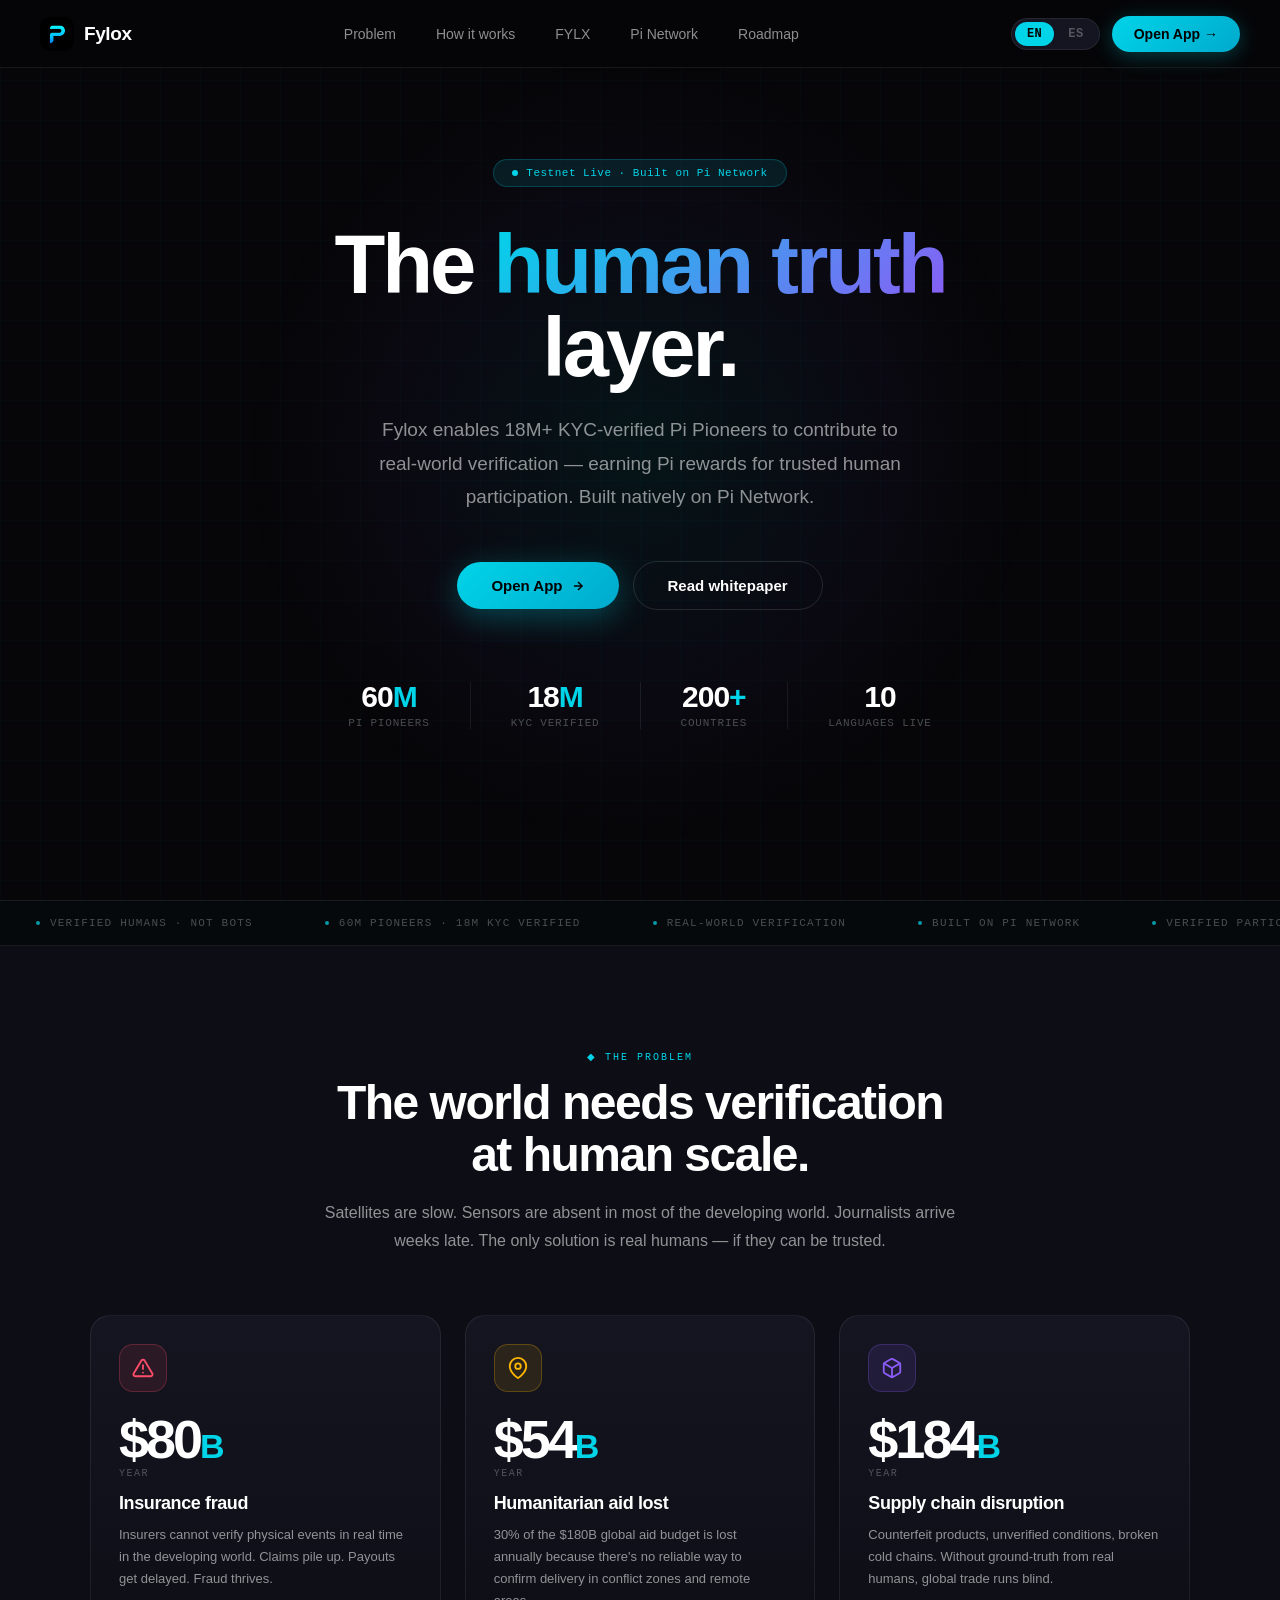
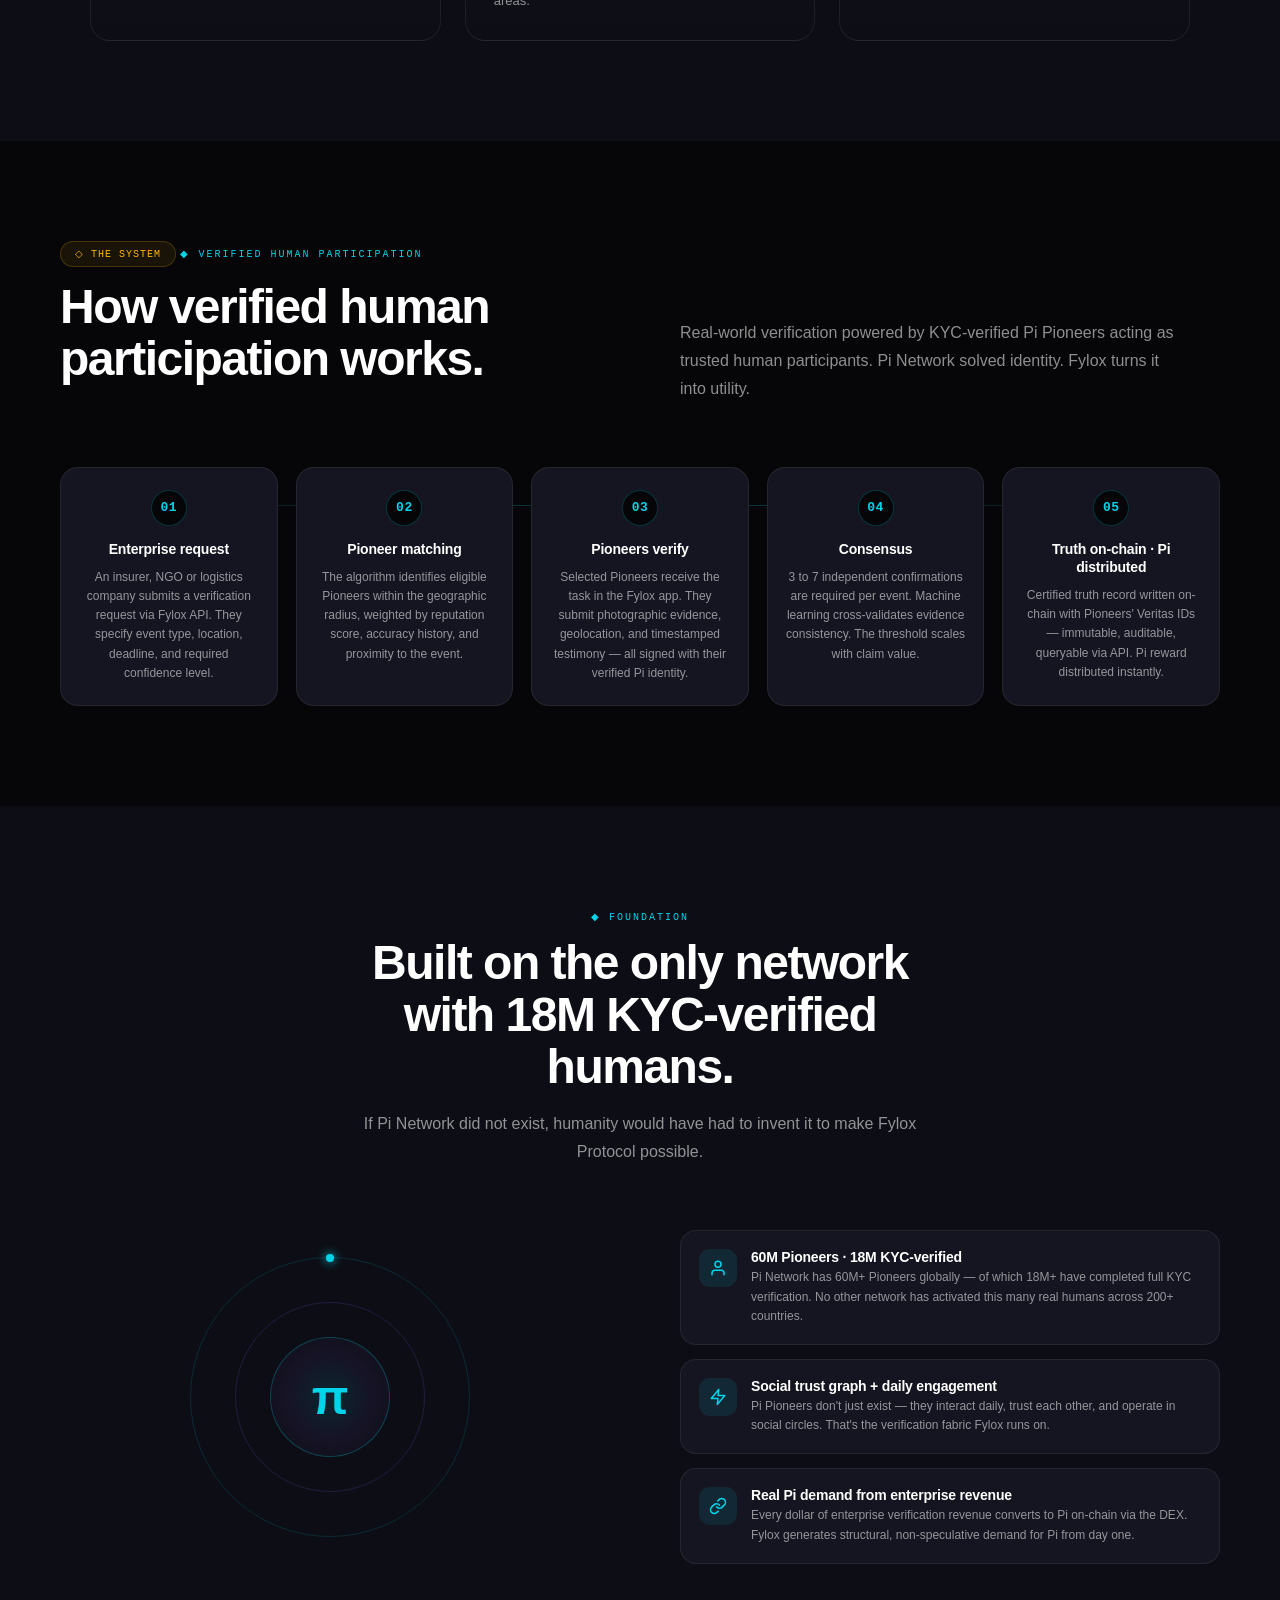
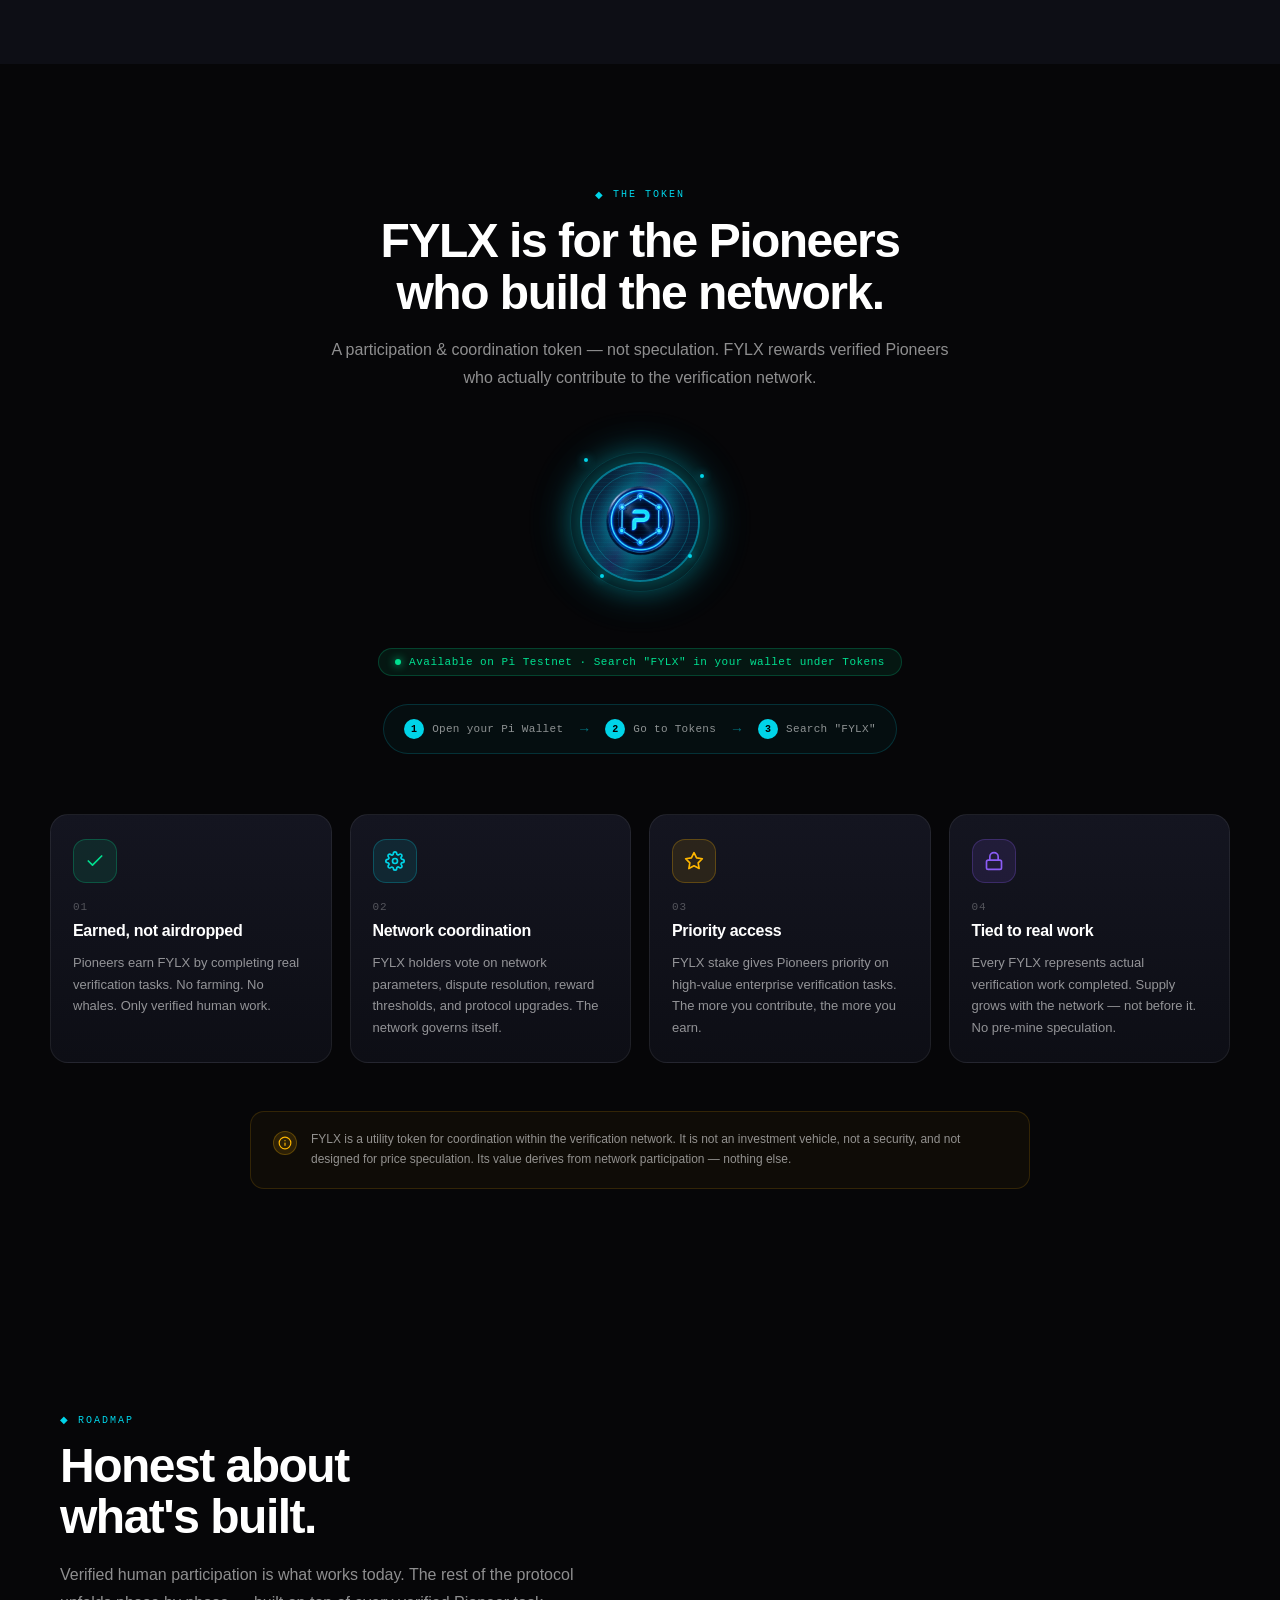
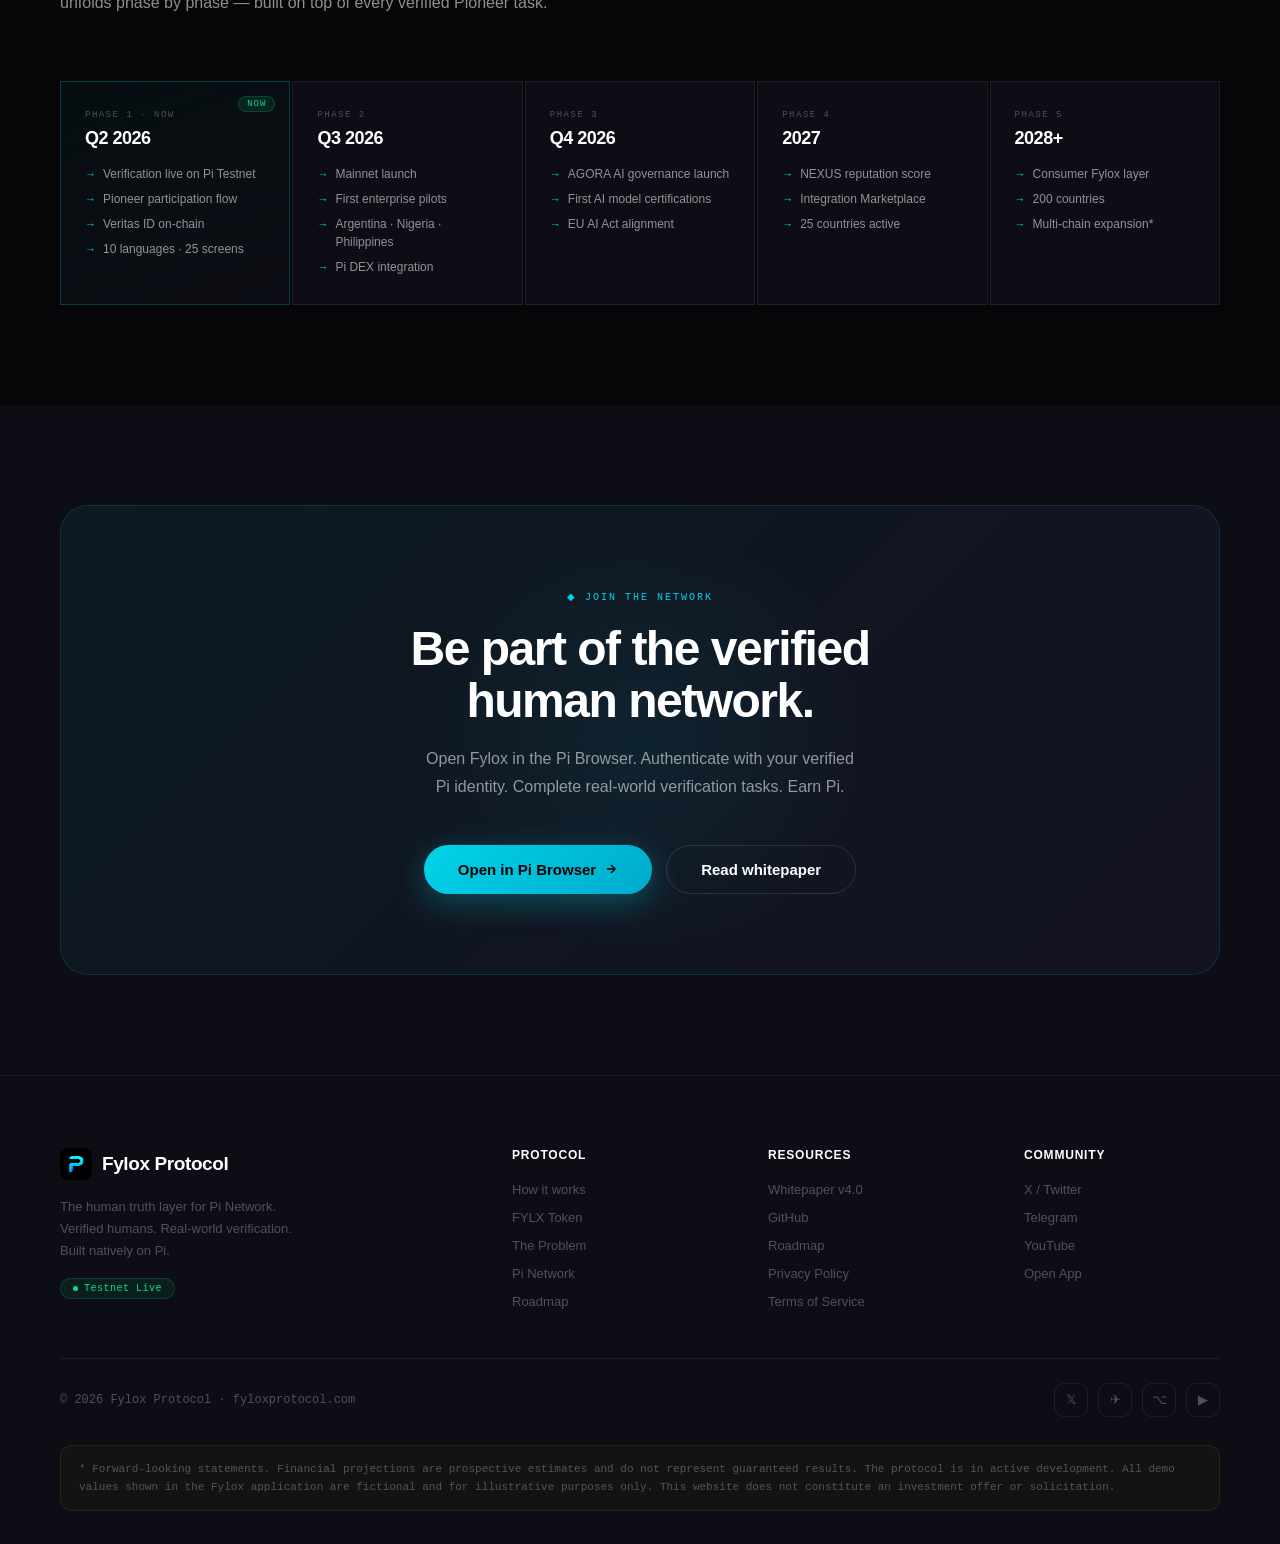
<file: index.html>
<!DOCTYPE html>
<html lang="en" data-lang="en">
<head>
<meta charset="UTF-8">
<meta name="viewport" content="width=device-width, initial-scale=1.0">
<title>Fylox Protocol — The Human Truth Layer for Pi Network</title>
<meta name="description" content="Fylox turns verified Pi Pioneers into the world's first distributed real-world verification network. Built natively on Pi.">
<style>
:root{--bg:#060608;--bg2:#0D0E15;--bg3:#141520;--bg4:#1B1C28;--c:#00D4E8;--c2:#8B5CF6;--cd:rgba(0,212,232,.10);--cb:rgba(0,212,232,.22);--grn:#00E090;--ylw:#FFB700;--red:#FF4D6A;--t1:#FFFFFF;--t2:rgba(255,255,255,.55);--t3:rgba(255,255,255,.28);--b:rgba(255,255,255,.07);--b2:rgba(255,255,255,.12);--fn:'Inter',sans-serif;--fd:'Space Grotesk',sans-serif;--fm:'Space Mono',monospace;--r:16px}
*,*::before,*::after{margin:0;padding:0;box-sizing:border-box}
html{scroll-behavior:smooth}
body{background:var(--bg);color:var(--t1);font-family:var(--fn);overflow-x:hidden;-webkit-font-smoothing:antialiased}
.grid-bg{position:fixed;inset:0;pointer-events:none;z-index:0;background-image:linear-gradient(rgba(0,212,232,.022) 1px,transparent 1px),linear-gradient(90deg,rgba(0,212,232,.022) 1px,transparent 1px);background-size:40px 40px}
nav{position:fixed;top:0;left:0;right:0;z-index:200;padding:0 40px;height:68px;display:flex;align-items:center;justify-content:space-between;background:rgba(6,6,8,.9);backdrop-filter:blur(20px);border-bottom:1px solid var(--b)}
.nav-logo{display:flex;align-items:center;gap:10px;text-decoration:none}
.nav-logo img{width:34px;height:34px;border-radius:10px}
.nav-logo-name{font-family:var(--fd);font-weight:800;font-size:19px;letter-spacing:-.4px;color:var(--t1)}
.nav-center{display:flex;align-items:center;gap:8px}
.nav-link{padding:8px 16px;border-radius:50px;color:var(--t2);font-size:14px;font-weight:500;text-decoration:none;transition:color .15s}
.nav-link:hover{color:var(--t1)}
.nav-right{display:flex;align-items:center;gap:12px}
.lang-toggle{display:flex;align-items:center;background:var(--bg3);border:1px solid var(--b);border-radius:50px;padding:3px;gap:2px}
.lang-btn{padding:5px 12px;border-radius:50px;font-size:12px;font-weight:700;font-family:var(--fm);cursor:pointer;border:none;background:transparent;color:var(--t3);transition:all .15s;letter-spacing:.5px}
.lang-btn.active{background:var(--c);color:#000}
.nav-cta{padding:10px 22px;border-radius:50px;background:linear-gradient(135deg,var(--c),#00AACC);color:#000;font-weight:700;font-size:14px;text-decoration:none;font-family:var(--fd);box-shadow:0 4px 20px rgba(0,212,232,.28);transition:all .15s;white-space:nowrap}
.nav-cta:hover{transform:translateY(-1px);box-shadow:0 8px 32px rgba(0,212,232,.4)}
.hero{position:relative;z-index:1;min-height:100vh;display:flex;align-items:center;justify-content:center;text-align:center;padding:68px 24px 80px;overflow:hidden}
.hero-glow{position:absolute;width:800px;height:800px;border-radius:50%;background:radial-gradient(circle,rgba(0,212,232,.07) 0%,rgba(139,92,246,.04) 45%,transparent 70%);top:50%;left:50%;transform:translate(-50%,-50%);pointer-events:none}
.hero-inner{position:relative;z-index:1;max-width:820px;margin:0 auto}
.hero-badge{display:inline-flex;align-items:center;gap:8px;padding:7px 18px;border-radius:50px;background:var(--cd);border:1px solid var(--cb);font-family:var(--fm);font-size:11px;color:var(--c);letter-spacing:.5px;margin-bottom:36px;animation:fadeUp .7s ease both}
.badge-dot{width:6px;height:6px;border-radius:50%;background:var(--c);animation:blink 2s infinite}
@keyframes blink{0%,100%{opacity:1}50%{opacity:.3}}
.hero h1{font-family:var(--fd);font-size:clamp(44px,6.5vw,88px);font-weight:800;line-height:1.0;letter-spacing:-3px;color:var(--t1);margin-bottom:24px;animation:fadeUp .7s .08s ease both}
.hero h1 .grad{background:linear-gradient(135deg,var(--c) 0%,var(--c2) 100%);-webkit-background-clip:text;-webkit-text-fill-color:transparent;background-clip:text}
.hero-sub{font-size:clamp(16px,2vw,19px);color:var(--t2);line-height:1.75;font-weight:300;max-width:540px;margin:0 auto 48px;animation:fadeUp .7s .16s ease both}
.hero-btns{display:flex;align-items:center;gap:14px;justify-content:center;flex-wrap:wrap;margin-bottom:72px;animation:fadeUp .7s .24s ease both}
.btn-p{display:inline-flex;align-items:center;gap:8px;padding:15px 34px;border-radius:50px;background:linear-gradient(135deg,var(--c),#00AACC);color:#000;font-weight:700;font-size:15px;font-family:var(--fd);text-decoration:none;box-shadow:0 8px 32px rgba(0,212,232,.3);transition:all .15s}
.btn-p:hover{transform:translateY(-2px);box-shadow:0 16px 48px rgba(0,212,232,.4)}
.btn-s{display:inline-flex;align-items:center;gap:8px;padding:15px 34px;border-radius:50px;background:transparent;border:1px solid var(--b2);color:var(--t1);font-weight:600;font-size:15px;font-family:var(--fd);text-decoration:none;transition:all .15s}
.btn-s:hover{background:var(--b)}
.hero-stats{display:flex;align-items:center;justify-content:center;gap:0;flex-wrap:wrap;animation:fadeUp .7s .32s ease both}
.hstat{padding:0 40px;text-align:center;border-right:1px solid var(--b)}
.hstat:last-child{border-right:none}
.hstat-n{font-family:var(--fd);font-size:30px;font-weight:800;letter-spacing:-1px;line-height:1;color:var(--t1)}
.hstat-n em{color:var(--c);font-style:normal}
.hstat-l{font-size:11px;color:var(--t3);font-weight:500;text-transform:uppercase;letter-spacing:.8px;margin-top:5px;font-family:var(--fm)}
@keyframes fadeUp{from{opacity:0;transform:translateY(20px)}to{opacity:1;transform:translateY(0)}}
.ticker{position:relative;z-index:1;overflow:hidden;padding:16px 0;border-top:1px solid var(--b);border-bottom:1px solid var(--b);background:rgba(0,212,232,.015)}
.ticker-track{display:flex;animation:ticker 28s linear infinite;white-space:nowrap}
.ticker-item{display:inline-flex;align-items:center;gap:10px;padding:0 36px;flex-shrink:0;font-family:var(--fm);font-size:11px;color:var(--t3);letter-spacing:1.2px;text-transform:uppercase}
.ticker-dot{width:4px;height:4px;border-radius:50%;background:var(--c);opacity:.7}
@keyframes ticker{from{transform:translateX(0)}to{transform:translateX(-50%)}}
section{position:relative;z-index:1;padding:100px 24px}
.container{max-width:1160px;margin:0 auto}
.sec-label{display:inline-flex;align-items:center;gap:8px;font-family:var(--fm);font-size:10px;color:var(--c);letter-spacing:2px;text-transform:uppercase;margin-bottom:14px}
.sec-title{font-family:var(--fd);font-size:clamp(28px,4vw,48px);font-weight:800;letter-spacing:-1.5px;line-height:1.08;color:var(--t1);margin-bottom:18px}
.sec-sub{font-size:16px;color:var(--t2);line-height:1.75;font-weight:300;max-width:500px}
.mvp-section{background:var(--bg2)}
.mvp-grid{display:grid;grid-template-columns:1fr 1fr;gap:60px;align-items:center;margin-top:64px}
.mvp-features{display:flex;flex-direction:column;gap:16px}
.mvp-feature{display:flex;align-items:flex-start;gap:16px;padding:22px;border-radius:var(--r);border:1px solid var(--b);background:var(--bg3);transition:border-color .15s}
.mvp-feature:hover{border-color:var(--b2)}
.mvp-feature-icon{width:44px;height:44px;border-radius:13px;display:flex;align-items:center;justify-content:center;font-size:20px;flex-shrink:0}
.icon-send{background:rgba(0,212,232,.1)}.icon-recv{background:rgba(0,224,144,.1)}.icon-qr{background:rgba(139,92,246,.1)}
.mvp-feature-title{font-family:var(--fd);font-size:15px;font-weight:700;color:var(--t1);margin-bottom:4px;letter-spacing:-.2px}
.mvp-feature-text{font-size:13px;color:var(--t2);line-height:1.6}
.phone-wrap{display:flex;align-items:center;justify-content:center}
.phone{width:260px;background:var(--bg3);border:1px solid var(--b2);border-radius:40px;padding:20px 16px;box-shadow:0 40px 80px rgba(0,0,0,.6),0 0 0 1px rgba(255,255,255,.05)}
.phone-notch{width:80px;height:6px;background:var(--bg4);border-radius:3px;margin:0 auto 18px}
.phone-screen-label{font-family:var(--fm);font-size:9px;color:var(--t3);text-align:center;letter-spacing:1px;text-transform:uppercase;margin-bottom:16px}
.phone-balance{text-align:center;margin-bottom:20px}
.phone-balance-n{font-family:var(--fd);font-size:38px;font-weight:800;letter-spacing:-2px;color:var(--t1);line-height:1}
.phone-balance-n span{color:var(--c);font-size:22px}
.phone-balance-usd{font-size:12px;color:var(--t2);margin-top:4px;font-family:var(--fm)}
.phone-actions{display:grid;grid-template-columns:1fr 1fr 1fr;gap:8px;margin-bottom:18px}
.phone-action{background:rgba(255,255,255,.05);border:1px solid var(--b);border-radius:12px;padding:10px 6px;text-align:center}
.phone-action-icon{font-size:16px;margin-bottom:4px}
.phone-action-label{font-size:9px;color:var(--t2);font-family:var(--fn)}
.phone-tx{display:flex;align-items:center;gap:10px;padding:10px 0;border-bottom:1px solid rgba(255,255,255,.04)}
.phone-tx:last-child{border-bottom:none}
.phone-tx-icon{width:32px;height:32px;border-radius:10px;display:flex;align-items:center;justify-content:center;font-size:13px;flex-shrink:0}
.phone-tx-name{font-size:11px;font-weight:600;color:var(--t1)}
.phone-tx-date{font-size:9px;color:var(--t3);margin-top:1px}
.phone-tx-amt{font-family:var(--fd);font-size:12px;font-weight:700;margin-left:auto;flex-shrink:0}
.amt-g{color:var(--grn)}.amt-r{color:var(--red)}
.vision-section{background:var(--bg)}
.vision-header{display:grid;grid-template-columns:1fr 1fr;gap:80px;align-items:end;margin-bottom:64px}
.vision-tag{display:inline-flex;align-items:center;gap:8px;padding:6px 14px;border-radius:50px;background:rgba(255,183,0,.08);border:1px solid rgba(255,183,0,.2);font-family:var(--fm);font-size:10px;color:var(--ylw);letter-spacing:1px;text-transform:uppercase;margin-bottom:14px}
.layers-grid{display:grid;grid-template-columns:repeat(3,1fr);gap:2px}
.layer{background:var(--bg2);border:1px solid var(--b);padding:28px 22px;position:relative;overflow:hidden;transition:transform .2s,border-color .2s}
.layer:hover{transform:translateY(-3px);border-color:var(--b2)}
.layer::before{content:'';position:absolute;top:0;left:0;right:0;height:2px}
.l1::before{background:linear-gradient(90deg,var(--c),var(--c2))}
.l2::before{background:linear-gradient(90deg,var(--c2),var(--grn))}
.l3::before{background:linear-gradient(90deg,var(--grn),var(--ylw))}
.l4::before{background:linear-gradient(90deg,var(--ylw),var(--c))}
.l5::before{background:linear-gradient(90deg,var(--c),var(--c2),var(--grn))}
.layer-now{display:inline-block;font-family:var(--fm);font-size:9px;color:var(--grn);background:rgba(0,224,144,.1);border:1px solid rgba(0,224,144,.2);padding:2px 8px;border-radius:20px;letter-spacing:1px;margin-bottom:14px;text-transform:uppercase}
.layer-future{display:inline-block;font-family:var(--fm);font-size:9px;color:var(--t3);background:rgba(255,255,255,.05);border:1px solid var(--b);padding:2px 8px;border-radius:20px;letter-spacing:1px;margin-bottom:14px;text-transform:uppercase}
.layer-icon{font-size:24px;margin-bottom:14px;display:block}
.layer-name{font-family:var(--fm);font-size:10px;color:var(--c);letter-spacing:1.5px;text-transform:uppercase;margin-bottom:6px}
.layer-title{font-family:var(--fd);font-size:15px;font-weight:700;color:var(--t1);margin-bottom:10px;letter-spacing:-.2px;line-height:1.3}
.layer-desc{font-size:12px;color:var(--t2);line-height:1.65}
.pi-section{background:var(--bg2)}
.pi-grid{display:grid;grid-template-columns:1fr 1fr;gap:80px;align-items:center;margin-top:64px}
.pi-points{display:flex;flex-direction:column;gap:14px}
.pi-point{display:flex;gap:14px;align-items:flex-start;padding:18px;border-radius:var(--r);border:1px solid var(--b);background:var(--bg3);transition:border-color .15s}
.pi-point:hover{border-color:var(--b2)}
.pi-point-icon{width:38px;height:38px;border-radius:11px;background:var(--cd);display:flex;align-items:center;justify-content:center;font-size:16px;flex-shrink:0}
.pi-point-title{font-family:var(--fd);font-size:14px;font-weight:700;color:var(--t1);margin-bottom:3px;letter-spacing:-.2px}
.pi-point-text{font-size:12px;color:var(--t2);line-height:1.6}
.pi-visual-wrap{display:flex;align-items:center;justify-content:center}
.pi-ring{width:280px;height:280px;border-radius:50%;border:1px solid rgba(0,212,232,.14);display:flex;align-items:center;justify-content:center;position:relative;animation:spin 25s linear infinite}
.pi-ring-inner{width:190px;height:190px;border-radius:50%;border:1px solid rgba(139,92,246,.18);display:flex;align-items:center;justify-content:center;animation:spin 18s linear infinite reverse}
.pi-core{width:120px;height:120px;border-radius:50%;background:radial-gradient(circle,rgba(0,212,232,.12),rgba(139,92,246,.08),transparent);border:1px solid rgba(0,212,232,.25);display:flex;align-items:center;justify-content:center;font-family:var(--fd);font-size:48px;font-weight:800;color:var(--c);animation:none}
.pi-orbit{position:absolute;top:-4px;left:50%;transform:translateX(-50%);width:8px;height:8px;border-radius:50%;background:var(--c);box-shadow:0 0 10px var(--c)}
@keyframes spin{to{transform:rotate(360deg)}}
.roadmap-section{background:var(--bg)}
.roadmap-grid{display:grid;grid-template-columns:repeat(5,1fr);gap:2px;margin-top:64px}
.rm-card{background:var(--bg2);border:1px solid var(--b);padding:28px 24px;position:relative;overflow:hidden}
.rm-card.now{border-color:rgba(0,212,232,.25);background:linear-gradient(160deg,rgba(0,212,232,.04),var(--bg2))}
.rm-card.now::after{content:'NOW';position:absolute;top:14px;right:14px;font-family:var(--fm);font-size:9px;color:var(--grn);background:rgba(0,224,144,.1);border:1px solid rgba(0,224,144,.2);padding:2px 8px;border-radius:20px;letter-spacing:1px}
.rm-phase{font-family:var(--fm);font-size:9px;color:var(--t3);letter-spacing:1.5px;text-transform:uppercase;margin-bottom:8px}
.rm-period{font-family:var(--fd);font-size:18px;font-weight:800;color:var(--t1);margin-bottom:16px;letter-spacing:-.5px}
.rm-items{list-style:none;display:flex;flex-direction:column;gap:7px}
.rm-items li{font-size:12px;color:var(--t2);display:flex;align-items:flex-start;gap:7px;line-height:1.5}
.rm-items li::before{content:'→';color:var(--c);flex-shrink:0;font-size:11px;margin-top:1px}
.cta-section{background:var(--bg2)}
.cta-box{background:linear-gradient(135deg,rgba(0,212,232,.06),rgba(139,92,246,.06));border:1px solid rgba(0,212,232,.15);border-radius:28px;padding:80px 40px;text-align:center;position:relative;overflow:hidden}
.cta-glow{position:absolute;width:500px;height:400px;border-radius:50%;background:radial-gradient(circle,rgba(0,212,232,.07),transparent 70%);top:50%;left:50%;transform:translate(-50%,-50%);pointer-events:none}
footer{position:relative;z-index:1;background:var(--bg2);border-top:1px solid var(--b);padding:72px 24px 36px}
.footer-grid{max-width:1160px;margin:0 auto;display:grid;grid-template-columns:2fr 1fr 1fr 1fr;gap:60px;margin-bottom:48px}
.footer-brand-sub{font-size:13px;color:var(--t3);line-height:1.7;margin-top:12px;max-width:260px}
.footer-col-title{font-family:var(--fd);font-size:12px;font-weight:700;color:var(--t1);letter-spacing:.8px;text-transform:uppercase;margin-bottom:18px}
.footer-links{list-style:none;display:flex;flex-direction:column;gap:10px}
.footer-links a{color:var(--t3);text-decoration:none;font-size:13px;transition:color .15s}
.footer-links a:hover{color:var(--t1)}
.footer-bottom{max-width:1160px;margin:0 auto;display:flex;align-items:center;justify-content:space-between;padding-top:24px;border-top:1px solid var(--b);flex-wrap:wrap;gap:16px}
.footer-copy{font-size:12px;color:var(--t3);font-family:var(--fm)}
.footer-socials{display:flex;gap:10px}
.fsoc{width:34px;height:34px;border-radius:10px;border:1px solid var(--b);background:transparent;display:flex;align-items:center;justify-content:center;color:var(--t3);text-decoration:none;font-size:13px;transition:all .15s}
.fsoc:hover{border-color:var(--c);color:var(--c)}
.disclaimer-box{max-width:1160px;margin:28px auto 0;background:rgba(255,183,0,.03);border:1px solid rgba(255,183,0,.1);border-radius:12px;padding:14px 18px;font-size:11px;color:var(--t3);line-height:1.65;font-family:var(--fm)}
.reveal{opacity:0;transform:translateY(28px);transition:opacity .65s ease,transform .65s ease}
.reveal.on{opacity:1;transform:translateY(0)}

/* ── PHONE MOCKUP ── */
.mockup-scene{position:relative;display:flex;align-items:center;justify-content:center;padding:60px 120px}
.mockup-glow{position:absolute;width:380px;height:380px;border-radius:50%;background:radial-gradient(circle,rgba(0,212,232,.10) 0%,rgba(75,123,245,.05) 40%,transparent 70%);pointer-events:none;animation:mbreathe 6s ease-in-out infinite}
@keyframes mbreathe{0%,100%{transform:scale(1);opacity:1}50%{transform:scale(1.08);opacity:.8}}
.mockup-phone{position:relative;z-index:1;width:240px;background:linear-gradient(160deg,#1A1A28 0%,#0E0E1A 60%,#0A0A14 100%);border-radius:38px;padding:12px;box-shadow:0 0 0 1px rgba(255,255,255,.10),0 0 0 2px rgba(255,255,255,.04),0 40px 80px rgba(0,0,0,.7),inset 0 1px 0 rgba(255,255,255,.12);animation:mfloat 5s ease-in-out infinite}
@keyframes mfloat{0%,100%{transform:translateY(0) rotate(-1deg)}50%{transform:translateY(-10px) rotate(1deg)}}
.mockup-phone::before{content:'';position:absolute;left:-3px;top:90px;width:3px;height:30px;background:#1A1A28;border-radius:2px 0 0 2px;box-shadow:0 42px 0 #1A1A28}
.mockup-phone::after{content:'';position:absolute;right:-3px;top:110px;width:3px;height:48px;background:#1A1A28;border-radius:0 2px 2px 0}
.mockup-screen{background:#060608;border-radius:28px;overflow:hidden}
.m-island{width:80px;height:22px;background:#000;border-radius:16px;margin:10px auto 0;display:flex;align-items:center;justify-content:center;gap:6px}
.m-island-cam{width:8px;height:8px;border-radius:50%;background:#1A1A28}
.m-island-dot{width:5px;height:5px;border-radius:50%;background:#0A1520;box-shadow:0 0 4px rgba(0,212,232,.4)}
.m-content{padding:6px 13px 0}
.m-status{display:flex;align-items:center;justify-content:space-between;padding:4px 0 6px}
.m-time{font-size:12px;font-weight:700;color:#fff;letter-spacing:-.3px}
.m-topbar{display:flex;align-items:center;justify-content:space-between;margin-bottom:12px}
.m-logo{width:22px;height:22px;background:linear-gradient(135deg,#00D4E8,#4B7BF5);border-radius:7px;display:flex;align-items:center;justify-content:center;font-size:11px;font-weight:900;color:#000}
.m-appname{font-size:13px;font-weight:700;color:#fff;letter-spacing:-.3px}
.m-icon-btn{width:24px;height:24px;border-radius:8px;background:rgba(255,255,255,.06);border:1px solid rgba(255,255,255,.08);display:flex;align-items:center;justify-content:center;position:relative}
.m-notif-dot{position:absolute;top:-2px;right:-2px;width:6px;height:6px;border-radius:50%;background:#00D4E8;border:1.5px solid #060608}
.m-balance-card{background:linear-gradient(135deg,#0A0F1E 0%,#0E1628 50%,#0A1020 100%);border:1px solid rgba(0,212,232,.18);border-radius:16px;padding:12px;margin-bottom:10px;position:relative;overflow:hidden}
.m-balance-card::before{content:'';position:absolute;width:120px;height:120px;border-radius:50%;background:radial-gradient(circle,rgba(0,212,232,.12),transparent 65%);top:-50px;right:-30px;pointer-events:none}
.m-live-badge{display:inline-flex;align-items:center;gap:4px;padding:2px 7px;border-radius:20px;background:rgba(0,212,232,.1);border:1px solid rgba(0,212,232,.2);font-size:8px;font-weight:600;color:#00D4E8;letter-spacing:.5px;text-transform:uppercase;margin-bottom:7px}
.m-live-dot{width:4px;height:4px;border-radius:50%;background:#00D4E8;animation:blink 2s infinite}
.m-actions{display:grid;grid-template-columns:repeat(3,1fr);gap:6px;margin-top:10px}
.m-action{background:rgba(255,255,255,.05);border:1px solid rgba(255,255,255,.07);border-radius:10px;padding:7px 4px;display:flex;flex-direction:column;align-items:center;gap:4px}
.m-action-icon{width:24px;height:24px;border-radius:7px;display:flex;align-items:center;justify-content:center}
.m-action-label{font-size:8px;font-weight:600;color:rgba(255,255,255,.4);letter-spacing:.2px}
.m-cats{display:grid;grid-template-columns:repeat(4,1fr);gap:5px;margin-bottom:10px}
.m-cat{background:rgba(255,255,255,.04);border:1px solid rgba(255,255,255,.06);border-radius:10px;padding:7px 3px;display:flex;flex-direction:column;align-items:center;gap:3px}
.m-cat-label{font-size:7px;color:rgba(255,255,255,.28)}
.m-tx{display:flex;align-items:center;gap:8px;padding:6px 0;border-bottom:1px solid rgba(255,255,255,.04)}
.m-tx:last-child{border-bottom:none}
.m-tx-icon{width:26px;height:26px;border-radius:8px;display:flex;align-items:center;justify-content:center;flex-shrink:0}
.m-tx-name{font-size:10px;font-weight:600;color:#fff}
.m-tx-date{font-size:8px;color:rgba(255,255,255,.25);margin-top:1px}
.m-tx-amt{font-size:11px;font-weight:700;margin-left:auto;flex-shrink:0}
.m-bnav{display:flex;align-items:center;padding:8px 6px 10px;border-top:1px solid rgba(255,255,255,.06);background:rgba(6,6,8,.95)}
.m-bnav-item{flex:1;display:flex;flex-direction:column;align-items:center;gap:3px}
/* Floating cards */
.fcard{position:absolute;background:rgba(13,14,21,.96);backdrop-filter:blur(20px);-webkit-backdrop-filter:blur(20px);border:1px solid rgba(255,255,255,.1);border-radius:14px;padding:10px 14px;display:flex;align-items:center;gap:9px;box-shadow:0 16px 40px rgba(0,0,0,.5);z-index:10;white-space:nowrap;animation:fcfloat 5s ease-in-out infinite}
.fcard-1{left:-110px;top:70px;animation-delay:0s}
.fcard-2{right:-100px;top:190px;animation-delay:-2.5s}
.fcard-3{left:-90px;bottom:110px;animation-delay:-1.2s}
@keyframes fcfloat{0%,100%{transform:translateY(0)}50%{transform:translateY(-6px)}}
.fcard-icon{width:28px;height:28px;border-radius:9px;display:flex;align-items:center;justify-content:center;flex-shrink:0}
.fcard-title{font-size:10px;font-weight:700;color:#fff}
.fcard-sub{font-size:8px;color:rgba(255,255,255,.4);margin-top:1px}
.fcard-amt{font-size:11px;font-weight:800;margin-left:auto;flex-shrink:0}
[data-en],[data-es]{display:none}
html[data-lang="en"] [data-en]{display:inline}
html[data-lang="es"] [data-es]{display:inline}
@media(max-width:900px){nav{padding:0 20px}.nav-center{display:none}.mvp-grid{grid-template-columns:1fr}.phone-wrap{display:none}.vision-header{grid-template-columns:1fr;gap:24px}.layers-grid{grid-template-columns:1fr 1fr}.pi-grid{grid-template-columns:1fr}.pi-visual-wrap{display:none}.roadmap-grid{grid-template-columns:1fr 1fr}.footer-grid{grid-template-columns:1fr 1fr;gap:36px}.hstat{padding:0 20px}}
@media(max-width:540px){.hero h1{letter-spacing:-2px}.layers-grid{grid-template-columns:1fr}.roadmap-grid{grid-template-columns:1fr}.footer-grid{grid-template-columns:1fr}.hstat{padding:12px 20px;border-right:none;border-bottom:1px solid var(--b)}.hstat:last-child{border-bottom:none}.hero-stats{flex-direction:column;gap:0}}

.problem-grid{display:grid;grid-template-columns:repeat(3,1fr);gap:24px;max-width:1100px;margin:60px auto 0}
.problem-card{background:linear-gradient(180deg,var(--bg3),var(--bg2));border:1px solid var(--b);border-radius:20px;padding:28px;transition:all .25s}
.problem-card:hover{transform:translateY(-4px);border-color:var(--cb)}
.problem-icon{width:48px;height:48px;border-radius:14px;display:flex;align-items:center;justify-content:center;margin-bottom:20px}
.problem-num{font-family:var(--fd);font-size:54px;font-weight:800;letter-spacing:-3px;line-height:1;color:var(--t1);margin-bottom:2px}
.problem-num em{color:var(--c);font-style:normal;font-size:34px}
.problem-label{font-family:var(--fm);font-size:10px;color:var(--t3);text-transform:uppercase;letter-spacing:1.5px;margin-bottom:14px}
.problem-title{font-family:var(--fd);font-size:18px;font-weight:700;letter-spacing:-.4px;margin-bottom:10px}
.problem-desc{font-size:13px;color:var(--t2);line-height:1.7;font-weight:300}
@media(max-width:880px){.problem-grid{grid-template-columns:1fr;gap:16px}}

.oracle-flow{display:grid;grid-template-columns:repeat(5,1fr);gap:18px;margin-top:50px;position:relative}
.oracle-flow::before{content:'';position:absolute;top:38px;left:5%;right:5%;height:1px;background:linear-gradient(90deg,transparent,var(--cb),var(--cb),var(--cb),transparent);z-index:0}
.of-step{position:relative;z-index:1;background:var(--bg3);border:1px solid var(--b);border-radius:18px;padding:22px 18px;text-align:center;transition:all .25s}
.of-step:hover{border-color:var(--cb);transform:translateY(-3px)}
.of-step-num{display:inline-flex;align-items:center;justify-content:center;width:36px;height:36px;border-radius:50%;background:var(--bg);border:1px solid var(--cb);color:var(--c);font-family:var(--fm);font-size:13px;font-weight:700;margin-bottom:14px;letter-spacing:.5px}
.of-step-title{font-family:var(--fd);font-size:14px;font-weight:700;letter-spacing:-.2px;color:var(--t1);margin-bottom:10px;line-height:1.3}
.of-step-desc{font-size:12px;color:var(--t2);line-height:1.6;font-weight:300}
@media(max-width:880px){.oracle-flow{grid-template-columns:1fr;gap:12px}.oracle-flow::before{display:none}}

.fylx-section{background:var(--bg);padding:120px 24px;position:relative}
.fylx-section .container{max-width:1180px;margin:0 auto}
.fylx-coin-wrap{display:flex;flex-direction:column;align-items:center;margin:50px 0 60px;gap:22px}
.fylx-coin-img-wrap{position:relative;width:260px;height:260px;display:flex;align-items:center;justify-content:center;animation:fylxFloat 6s ease-in-out infinite}
.fylx-coin-img{position:relative;width:100%;height:100%;object-fit:contain;z-index:2;filter:drop-shadow(0 12px 40px rgba(0,212,232,.45)) drop-shadow(0 0 60px rgba(0,212,232,.25))}
.fylx-coin-bg-glow{position:absolute;inset:0;border-radius:50%;background:radial-gradient(circle,rgba(0,212,232,.35) 0%,rgba(0,212,232,.1) 40%,transparent 70%);filter:blur(30px);z-index:0;animation:fylxPulse 5s ease-in-out infinite}
@keyframes fylxFloat{0%,100%{transform:translateY(0)}50%{transform:translateY(-8px)}}
@keyframes fylxPulse{0%,100%{opacity:.7;transform:scale(1)}50%{opacity:1;transform:scale(1.1)}}
.fylx-howto{display:flex;align-items:center;gap:14px;flex-wrap:wrap;justify-content:center;margin-top:6px;padding:14px 20px;background:rgba(0,212,232,.04);border:1px solid rgba(0,212,232,.18);border-radius:50px}
.fylx-howto-step{display:flex;align-items:center;gap:8px;font-family:var(--fm);font-size:11px;color:var(--t2);letter-spacing:.3px}
.fylx-howto-num{display:inline-flex;align-items:center;justify-content:center;width:20px;height:20px;border-radius:50%;background:var(--c);color:#000;font-weight:800;font-size:10px}
.fylx-howto-arrow{color:var(--c);font-size:14px;opacity:.5}
@media(max-width:560px){.fylx-coin-img-wrap{width:200px;height:200px}.fylx-howto{padding:12px 16px;gap:10px}.fylx-howto-arrow{display:none}}
.fylx-status{display:inline-flex;align-items:center;gap:8px;padding:7px 16px;border-radius:50px;background:rgba(0,224,144,.08);border:1px solid rgba(0,224,144,.22);font-family:var(--fm);font-size:11px;color:var(--grn);letter-spacing:.5px}
.fylx-status-dot{width:6px;height:6px;border-radius:50%;background:var(--grn);box-shadow:0 0 8px var(--grn);animation:blink 2s infinite}
.fylx-grid{display:grid;grid-template-columns:repeat(4,1fr);gap:18px;margin-top:20px}
.fylx-card{background:linear-gradient(180deg,var(--bg3),var(--bg2));border:1px solid var(--b);border-radius:18px;padding:24px 22px;position:relative;transition:all .25s}
.fylx-card:hover{transform:translateY(-3px);border-color:var(--cb)}
.fylx-icon{width:44px;height:44px;border-radius:13px;display:flex;align-items:center;justify-content:center;margin-bottom:18px}
.fylx-card-num{font-family:var(--fm);font-size:11px;color:var(--t3);letter-spacing:1px;margin-bottom:8px}
.fylx-card-title{font-family:var(--fd);font-size:16px;font-weight:700;letter-spacing:-.3px;margin-bottom:10px;line-height:1.3}
.fylx-card-desc{font-size:13px;color:var(--t2);line-height:1.65;font-weight:300}
.fylx-note{margin-top:48px;display:flex;align-items:flex-start;gap:14px;max-width:780px;margin-left:auto;margin-right:auto;padding:18px 22px;background:rgba(255,183,0,.04);border:1px solid rgba(255,183,0,.15);border-radius:14px;font-size:12px;color:var(--t2);line-height:1.65;font-weight:300}
.fylx-note-icon{flex-shrink:0;width:24px;height:24px;border-radius:50%;background:rgba(255,183,0,.12);border:1px solid rgba(255,183,0,.25);color:var(--ylw);display:flex;align-items:center;justify-content:center;margin-top:1px}
@media(max-width:1000px){.fylx-grid{grid-template-columns:repeat(2,1fr)}}
@media(max-width:560px){.fylx-grid{grid-template-columns:1fr}}


/* ═══ FYLX 3D HOLOGRAPHIC TOKEN ═══ */

.fylx-3d-scene {
  position: relative;
  width: 160px;
  height: 160px;
  margin: 0 auto 24px;
  perspective: 800px;
}

/* 3D Coin */
.fylx-coin {
  width: 120px;
  height: 120px;
  position: absolute;
  top: 50%;
  left: 50%;
  transform-style: preserve-3d;
  animation: fylx-spin 4s linear infinite;
  margin: -60px 0 0 -60px;
}
@keyframes fylx-spin {
  0%   { transform: rotateY(0deg) rotateX(8deg); }
  100% { transform: rotateY(360deg) rotateX(8deg); }
}

.fylx-coin-front,
.fylx-coin-back {
  position: absolute;
  width: 100%;
  height: 100%;
  border-radius: 50%;
  backface-visibility: hidden;
  -webkit-backface-visibility: hidden;
}
.fylx-coin-back {
  transform: rotateY(180deg);
}

.fylx-coin-inner {
  width: 100%;
  height: 100%;
  border-radius: 50%;
  background: linear-gradient(145deg, #0a1628 0%, #0d2040 40%, #061224 100%);
  border: 2px solid rgba(0,212,232,.5);
  display: flex;
  align-items: center;
  justify-content: center;
  position: relative;
  overflow: hidden;
  box-shadow:
    0 0 30px rgba(0,212,232,.4),
    0 0 60px rgba(0,212,232,.15),
    inset 0 0 20px rgba(0,212,232,.1);
}
.fylx-coin-inner-back {
  background: linear-gradient(145deg, #061224 0%, #0d2040 40%, #0a1628 100%);
  border-color: rgba(0,212,232,.35);
}
  

.fylx-coin-ring {
  position: absolute;
  inset: 8px;
  border-radius: 50%;
  border: 1px solid rgba(0,212,232,.25);
  pointer-events: none;
}

/* Holographic shimmer */
.fylx-coin-shimmer {
  position: absolute;
  inset: 0;
  border-radius: 50%;
  background: linear-gradient(
    115deg,
    transparent 20%,
    rgba(0,212,232,.15) 35%,
    rgba(139,92,246,.12) 45%,
    rgba(0,212,232,.2) 55%,
    transparent 70%
  );
  animation: fylx-shimmer 2s ease-in-out infinite;
  z-index: 2;
}
@keyframes fylx-shimmer {
  0%, 100% { opacity: 0.3; transform: translateX(-50%); }
  50%      { opacity: 1; transform: translateX(50%); }
}

/* Hologram glow ring */
.fylx-holo-ring {
  position: absolute;
  top: 50%;
  left: 50%;
  width: 140px;
  height: 140px;
  margin: -70px 0 0 -70px;
  border-radius: 50%;
  border: 1px solid rgba(0,212,232,.15);
  box-shadow: 0 0 40px rgba(0,212,232,.2), inset 0 0 40px rgba(0,212,232,.05);
  animation: fylx-ring-pulse 3s ease-in-out infinite;
}
@keyframes fylx-ring-pulse {
  0%, 100% { transform: scale(1); opacity: 0.5; }
  50%      { transform: scale(1.15); opacity: 0.2; }
}

/* Scan lines */
.fylx-holo-lines {
  position: absolute;
  top: 50%;
  left: 50%;
  width: 120px;
  height: 120px;
  margin: -60px 0 0 -60px;
  border-radius: 50%;
  overflow: hidden;
  pointer-events: none;
  z-index: 4;
  opacity: 0.15;
  background: repeating-linear-gradient(
    0deg,
    transparent,
    transparent 3px,
    rgba(0,212,232,.3) 3px,
    rgba(0,212,232,.3) 4px
  );
}

/* Floating particles */
.fylx-particle {
  position: absolute;
  width: 4px;
  height: 4px;
  border-radius: 50%;
  background: #00D4E8;
  box-shadow: 0 0 8px #00D4E8;
  animation: fylx-float 3.2s ease-in-out infinite;
}
@keyframes fylx-float {
  0%, 100% { opacity: 0; transform: translateY(0) scale(0.5); }
  30%      { opacity: 1; transform: translateY(-12px) scale(1); }
  70%      { opacity: 0.6; transform: translateY(-24px) scale(0.8); }
  100%     { opacity: 0; transform: translateY(-36px) scale(0.3); }
}
  
.fylx-coin-logo {
  width: 80px;
  height: 80px;
  border-radius: 50%;
  object-fit: cover;
  position: relative;
  z-index: 3;
  filter: drop-shadow(0 0 12px rgba(0,212,232,.6));
}

</style>
</head>
<body>
<div class="grid-bg"></div>
<nav>
  <a href="/" class="nav-logo">
    <img src="[data-uri]" alt="Fylox">
    <span class="nav-logo-name">Fylox</span>
  </a>
  <div class="nav-center">
    <a href="#problem" class="nav-link"><span data-en>Problem</span><span data-es>Problema</span></a>
    <a href="#how" class="nav-link"><span data-en>How it works</span><span data-es>Cómo funciona</span></a>
    <a href="#fylx" class="nav-link">FYLX</a>
    <a href="#pi" class="nav-link">Pi Network</a>
    <a href="#roadmap" class="nav-link">Roadmap</a>
  </div>
  <div class="nav-right">
    <div class="lang-toggle">
      <button class="lang-btn active" onclick="setLang('en')">EN</button>
      <button class="lang-btn" onclick="setLang('es')">ES</button>
    </div>
    <a href="https://app.fyloxprotocol.com" class="nav-cta" target="_blank">
      <span data-en>Open App →</span><span data-es>Abrir App →</span>
    </a>
  </div>
</nav>

<section class="hero">
  <div class="hero-glow"></div>
  <div class="hero-inner">
    <div class="hero-badge">
      <div class="badge-dot"></div>
      <span data-en>Testnet Live · Built on Pi Network</span>
      <span data-es>Testnet en vivo · Construido sobre Pi Network</span>
    </div>
    <h1>
      <span data-en>The <span class="grad">human truth</span><br>layer.</span>
      <span data-es>La capa de <span class="grad">verdad humana.</span></span>
    </h1>
    <p class="hero-sub">
      <span data-en>Fylox enables 18M+ KYC-verified Pi Pioneers to contribute to real-world verification — earning Pi rewards for trusted human participation. Built natively on Pi Network.</span>
      <span data-es>Fylox permite que +18M de Pioneers verificados con KYC contribuyan a verificación del mundo real — ganando recompensas en Pi por participación humana confiable. Construido nativamente sobre Pi Network.</span>
    </p>
    <div class="hero-btns">
      <a href="https://app.fyloxprotocol.com" class="btn-p" target="_blank">
        <span data-en>Open App</span><span data-es>Abrir App</span>
        <svg width="14" height="14" viewBox="0 0 24 24" fill="none" stroke="currentColor" stroke-width="2.5"><path d="M5 12h14M12 5l7 7-7 7"/></svg>
      </a>
      <a href="whitepaper.pdf" class="btn-s" target="_blank">
        <span data-en>Read whitepaper</span><span data-es>Leer whitepaper</span>
      </a>
    </div>
    <div class="hero-stats">
      <div class="hstat"><div class="hstat-n">60<em>M</em></div><div class="hstat-l"><span data-en>Pi Pioneers</span><span data-es>Pi Pioneers</span></div></div>
      <div class="hstat"><div class="hstat-n">18<em>M</em></div><div class="hstat-l"><span data-en>KYC verified</span><span data-es>KYC verificados</span></div></div>
      <div class="hstat"><div class="hstat-n">200<em>+</em></div><div class="hstat-l"><span data-en>Countries</span><span data-es>Países</span></div></div>
      
      <div class="hstat"><div class="hstat-n">10</div><div class="hstat-l"><span data-en>Languages live</span><span data-es>Idiomas activos</span></div></div>
    </div>
  </div>
</section>

<div class="ticker">
  <div class="ticker-track">
    <span class="ticker-item"><span class="ticker-dot"></span><span data-en>Verified humans · Not bots</span><span data-es>Humanos verificados · No bots</span></span>
    <span class="ticker-item"><span class="ticker-dot"></span><span data-en>60M Pioneers · 18M KYC verified</span><span data-es>60M Pioneers · 18M KYC verificados</span></span>
    <span class="ticker-item"><span class="ticker-dot"></span><span data-en>Real-world verification</span><span data-es>Verificación del mundo real</span></span>
    <span class="ticker-item"><span class="ticker-dot"></span><span data-en>Built on Pi Network</span><span data-es>Construido sobre Pi Network</span></span>
    <span class="ticker-item"><span class="ticker-dot"></span><span data-en>Verified participation · Testnet live</span><span data-es>Participación verificada · Testnet en vivo</span></span>
    <span class="ticker-item"><span class="ticker-dot"></span><span data-en>Pioneer participation</span><span data-es>Participación de Pioneers</span></span>
    <span class="ticker-item"><span class="ticker-dot"></span><span data-en>Verified humans · Not bots</span><span data-es>Humanos verificados · No bots</span></span>
    <span class="ticker-item"><span class="ticker-dot"></span><span data-en>60M Pioneers · 18M KYC verified</span><span data-es>60M Pioneers · 18M KYC verificados</span></span>
    <span class="ticker-item"><span class="ticker-dot"></span><span data-en>Real-world verification</span><span data-es>Verificación del mundo real</span></span>
    <span class="ticker-item"><span class="ticker-dot"></span><span data-en>Built on Pi Network</span><span data-es>Construido sobre Pi Network</span></span>
    <span class="ticker-item"><span class="ticker-dot"></span><span data-en>Verified participation · Testnet live</span><span data-es>Participación verificada · Testnet en vivo</span></span>
    <span class="ticker-item"><span class="ticker-dot"></span><span data-en>FYLX · Participation token</span><span data-es>FYLX · Token de participación</span></span>
  </div>
</div>

<section class="mvp-section" id="problem">
  <div class="container">
    <div class="reveal" style="text-align:center;max-width:760px;margin:0 auto">
      <div class="sec-label" style="justify-content:center">◆ <span data-en>The problem</span><span data-es>El problema</span></div>
      <h2 class="sec-title" style="margin:0 auto 18px"><span data-en>The world needs verification<br>at <span class="grad">human scale.</span></span><span data-es>El mundo necesita verificación<br>a <span class="grad">escala humana.</span></span></h2>
      <p class="sec-sub" style="max-width:640px;margin:0 auto"><span data-en>Satellites are slow. Sensors are absent in most of the developing world. Journalists arrive weeks late. The only solution is real humans — if they can be trusted.</span><span data-es>Los satélites son lentos. Los sensores no existen en la mayor parte del mundo en desarrollo. Los periodistas llegan tarde. La única solución son humanos reales — si se puede confiar en ellos.</span></p>
    </div>
    <div class="problem-grid reveal" style="transition-delay:.1s">
      <div class="problem-card">
        <div class="problem-icon" style="background:rgba(255,77,106,.1);border:1px solid rgba(255,77,106,.25)">
          <svg width="22" height="22" viewBox="0 0 24 24" fill="none" stroke="#FF4D6A" stroke-width="2" stroke-linecap="round" stroke-linejoin="round"><path d="M10.29 3.86L1.82 18a2 2 0 001.71 3h16.94a2 2 0 001.71-3L13.71 3.86a2 2 0 00-3.42 0z"/><line x1="12" y1="9" x2="12" y2="13"/><line x1="12" y1="17" x2="12.01" y2="17"/></svg>
        </div>
        <div class="problem-num">$80<em>B</em></div>
        <div class="problem-label"><span data-en>Year</span><span data-es>Año</span></div>
        <div class="problem-title"><span data-en>Insurance fraud</span><span data-es>Fraude de seguros</span></div>
        <div class="problem-desc"><span data-en>Insurers cannot verify physical events in real time in the developing world. Claims pile up. Payouts get delayed. Fraud thrives.</span><span data-es>Las aseguradoras no pueden verificar eventos físicos en tiempo real en el mundo en desarrollo. Los reclamos se acumulan. El fraude prospera.</span></div>
      </div>
      <div class="problem-card">
        <div class="problem-icon" style="background:rgba(255,183,0,.1);border:1px solid rgba(255,183,0,.25)">
          <svg width="22" height="22" viewBox="0 0 24 24" fill="none" stroke="#FFB700" stroke-width="2" stroke-linecap="round" stroke-linejoin="round"><path d="M21 10c0 7-9 13-9 13s-9-6-9-13a9 9 0 0118 0z"/><circle cx="12" cy="10" r="3"/></svg>
        </div>
        <div class="problem-num">$54<em>B</em></div>
        <div class="problem-label"><span data-en>Year</span><span data-es>Año</span></div>
        <div class="problem-title"><span data-en>Humanitarian aid lost</span><span data-es>Aid humanitario perdido</span></div>
        <div class="problem-desc"><span data-en>30% of the $180B global aid budget is lost annually because there's no reliable way to confirm delivery in conflict zones and remote areas.</span><span data-es>30% del presupuesto global de aid ($180B) se pierde anualmente porque no hay forma confiable de confirmar entrega en zonas de conflicto.</span></div>
      </div>
      <div class="problem-card">
        <div class="problem-icon" style="background:rgba(139,92,246,.12);border:1px solid rgba(139,92,246,.25)">
          <svg width="22" height="22" viewBox="0 0 24 24" fill="none" stroke="#8B5CF6" stroke-width="2" stroke-linecap="round" stroke-linejoin="round"><path d="M21 16V8a2 2 0 00-1-1.73l-7-4a2 2 0 00-2 0l-7 4A2 2 0 003 8v8a2 2 0 001 1.73l7 4a2 2 0 002 0l7-4A2 2 0 0021 16z"/><polyline points="3.27 6.96 12 12.01 20.73 6.96"/><line x1="12" y1="22.08" x2="12" y2="12"/></svg>
        </div>
        <div class="problem-num">$184<em>B</em></div>
        <div class="problem-label"><span data-en>Year</span><span data-es>Año</span></div>
        <div class="problem-title"><span data-en>Supply chain disruption</span><span data-es>Disrupción supply chain</span></div>
        <div class="problem-desc"><span data-en>Counterfeit products, unverified conditions, broken cold chains. Without ground-truth from real humans, global trade runs blind.</span><span data-es>Productos falsificados, condiciones no verificadas, cadenas de frío rotas. Sin verdad real de humanos, el comercio global es ciego.</span></div>
      </div>
    </div>
  </div>
</section>

<section class="vision-section" id="how">
  <div class="container">
    <div class="vision-header reveal">
      <div>
        <div class="vision-tag"><span data-en>◇ The system</span><span data-es>◇ El sistema</span></div>
        <div class="sec-label">◆ <span data-en>Verified human participation</span><span data-es>Participación humana verificada</span></div>
        <h2 class="sec-title"><span data-en>How verified human<br><span class="grad">participation</span> works.</span><span data-es>Cómo funciona la<br>participación <span class="grad">humana verificada.</span></span></h2>
      </div>
      <p class="sec-sub" style="align-self:end"><span data-en>Real-world verification powered by KYC-verified Pi Pioneers acting as trusted human participants. Pi Network solved identity. Fylox turns it into utility.</span><span data-es>Verificación del mundo real impulsada por Pioneers KYC-verificados actuando como participantes humanos confiables. Pi Network resolvió identidad. Fylox la convierte en utilidad.</span></p>
    </div>
    <div class="oracle-flow reveal" style="transition-delay:.1s">
      <div class="of-step">
        <div class="of-step-num">01</div>
        <div class="of-step-title"><span data-en>Enterprise request</span><span data-es>Solicitud enterprise</span></div>
        <div class="of-step-desc"><span data-en>An insurer, NGO or logistics company submits a verification request via Fylox API. They specify event type, location, deadline, and required confidence level.</span><span data-es>Una aseguradora, ONG o empresa de logística envía una solicitud de verificación vía API. Especifica tipo de evento, ubicación, deadline y nivel de confianza.</span></div>
      </div>
      <div class="of-step">
        <div class="of-step-num">02</div>
        <div class="of-step-title"><span data-en>Pioneer matching</span><span data-es>Matching de Pioneers</span></div>
        <div class="of-step-desc"><span data-en>The algorithm identifies eligible Pioneers within the geographic radius, weighted by reputation score, accuracy history, and proximity to the event.</span><span data-es>El algoritmo identifica Pioneers elegibles dentro del radio geográfico, ponderados por score de reputación, historial de precisión y proximidad.</span></div>
      </div>
      <div class="of-step">
        <div class="of-step-num">03</div>
        <div class="of-step-title"><span data-en>Pioneers verify</span><span data-es>Pioneers verifican</span></div>
        <div class="of-step-desc"><span data-en>Selected Pioneers receive the task in the Fylox app. They submit photographic evidence, geolocation, and timestamped testimony — all signed with their verified Pi identity.</span><span data-es>Los Pioneers seleccionados reciben la tarea en la app Fylox. Envían evidencia fotográfica, geolocalización y testimonio con timestamp — firmado con su identidad Pi verificada.</span></div>
      </div>
      <div class="of-step">
        <div class="of-step-num">04</div>
        <div class="of-step-title"><span data-en>Consensus</span><span data-es>Consenso</span></div>
        <div class="of-step-desc"><span data-en>3 to 7 independent confirmations are required per event. Machine learning cross-validates evidence consistency. The threshold scales with claim value.</span><span data-es>3 a 7 confirmaciones independientes por evento. Machine learning valida consistencia. El umbral escala con el valor del reclamo.</span></div>
      </div>
      <div class="of-step">
        <div class="of-step-num">05</div>
        <div class="of-step-title"><span data-en>Truth on-chain · Pi distributed</span><span data-es>Verdad on-chain · Pi distribuido</span></div>
        <div class="of-step-desc"><span data-en>Certified truth record written on-chain with Pioneers' Veritas IDs — immutable, auditable, queryable via API. Pi reward distributed instantly.</span><span data-es>Registro de verdad certificada escrito on-chain con los Veritas IDs de los Pioneers — inmutable, auditable. Recompensa Pi distribuida al instante.</span></div>
      </div>
    </div>
  </div>
</section>

<section class="pi-section" id="pi">
  <div class="container">
    <div class="reveal" style="text-align:center">
      <div class="sec-label" style="justify-content:center">◆ <span data-en>Foundation</span><span data-es>Fundamento</span></div>
      <h2 class="sec-title" style="max-width:600px;margin:0 auto 18px"><span data-en>Built on the only network with <span class="grad">18M KYC-verified humans.</span></span><span data-es>Construido sobre la única red con <span class="grad">18M humanos KYC-verificados.</span></span></h2>
      <p class="sec-sub" style="max-width:580px;margin:18px auto 0"><span data-en>If Pi Network did not exist, humanity would have had to invent it to make Fylox Protocol possible.</span><span data-es>Si Pi Network no existiera, la humanidad habría tenido que inventarlo para que Fylox sea posible.</span></p>
    </div>
    <div class="pi-grid">
      <div class="pi-visual-wrap reveal" style="transition-delay:.1s">
        <div class="pi-ring"><div class="pi-orbit"></div><div class="pi-ring-inner"><div class="pi-core">π</div></div></div>
      </div>
      <div class="pi-points reveal" style="transition-delay:.2s">
        <div class="pi-point"><div class="pi-point-icon"><svg width="18" height="18" viewBox="0 0 24 24" fill="none" stroke="var(--c)" stroke-width="2" stroke-linecap="round" stroke-linejoin="round"><path d="M20 21v-2a4 4 0 00-4-4H8a4 4 0 00-4 4v2"/><circle cx="12" cy="7" r="4"/></svg></div><div><div class="pi-point-title"><span data-en>60M Pioneers · 18M KYC-verified</span><span data-es>60M Pioneers · 18M KYC-verificados</span></div><div class="pi-point-text"><span data-en>Pi Network has 60M+ Pioneers globally — of which 18M+ have completed full KYC verification. No other network has activated this many real humans across 200+ countries.</span><span data-es>Pi Network tiene +60M Pioneers globalmente — de los cuales +18M completaron KYC. Ninguna otra red activó tantos humanos reales en 200+ países.</span></div></div></div>
        <div class="pi-point"><div class="pi-point-icon"><svg width="18" height="18" viewBox="0 0 24 24" fill="none" stroke="var(--c)" stroke-width="2" stroke-linecap="round" stroke-linejoin="round"><polygon points="13 2 3 14 12 14 11 22 21 10 12 10 13 2"/></svg></div><div><div class="pi-point-title"><span data-en>Social trust graph + daily engagement</span><span data-es>Red de confianza social + interacción diaria</span></div><div class="pi-point-text"><span data-en>Pi Pioneers don't just exist — they interact daily, trust each other, and operate in social circles. That's the verification fabric Fylox runs on.</span><span data-es>Los Pioneers de Pi no solo existen — interactúan a diario, se confían entre sí, operan en círculos sociales. Esa es la tela de verificación sobre la que corre Fylox.</span></div></div></div>
        <div class="pi-point"><div class="pi-point-icon"><svg width="18" height="18" viewBox="0 0 24 24" fill="none" stroke="var(--c)" stroke-width="2" stroke-linecap="round" stroke-linejoin="round"><path d="M10 13a5 5 0 007.54.54l3-3a5 5 0 00-7.07-7.07l-1.72 1.71"/><path d="M14 11a5 5 0 00-7.54-.54l-3 3a5 5 0 007.07 7.07l1.71-1.71"/></svg></div><div><div class="pi-point-title"><span data-en>Real Pi demand from enterprise revenue</span><span data-es>Demanda real de Pi por ingresos enterprise</span></div><div class="pi-point-text"><span data-en>Every dollar of enterprise verification revenue converts to Pi on-chain via the DEX. Fylox generates structural, non-speculative demand for Pi from day one.</span><span data-es>Cada dólar de ingreso enterprise por verificación se convierte en Pi on-chain vía DEX. Fylox genera demanda estructural de Pi desde el día uno.</span></div></div></div>
      </div>
    </div>
  </div>
</section>


<section class="fylx-section" id="fylx">
  <div class="container">
    <div class="reveal" style="text-align:center;max-width:760px;margin:0 auto">
      <div class="sec-label" style="justify-content:center">◆ <span data-en>The token</span><span data-es>El token</span></div>
      <h2 class="sec-title" style="margin:0 auto 18px"><span data-en>FYLX is for the Pioneers<br>who <span class="grad">build the network.</span></span><span data-es>FYLX es para los Pioneers<br>que <span class="grad">construyen la red.</span></span></h2>
      <p class="sec-sub" style="max-width:620px;margin:0 auto"><span data-en>A participation &amp; coordination token — not speculation. FYLX rewards verified Pioneers who actually contribute to the verification network.</span><span data-es>Un token de participación y coordinación — no de especulación. FYLX recompensa a los Pioneers verificados que realmente contribuyen a la red de verificación.</span></p>
    </div>

    <!-- FYLX coin visual (real image) -->
    <div class="fylx-coin-wrap reveal" style="transition-delay:.1s">
      <!-- FYLX 3D Token -->
<div class="fylx-3d-scene">
  
  <!-- Hologram glow ring -->
  <div class="fylx-holo-ring"></div>

  <!-- Scan lines overlay -->
  <div class="fylx-holo-lines"></div>

  <!-- 3D Coin -->
  <div class="fylx-coin">

    <div class="fylx-coin-front">
      <div class="fylx-coin-inner">
        <div class="fylx-coin-shimmer"></div>

        <img 
          src="assets/fylx-logo.png" 
          alt="FYLX Token"
          class="fylx-coin-logo"
        >

        <div class="fylx-coin-ring"></div>
      </div>
    </div>

    <div class="fylx-coin-back">
      <div class="fylx-coin-inner fylx-coin-inner-back">
        <div class="fylx-coin-shimmer"></div>

        <img 
          src="assets/fylx-logo.png" 
          alt="FYLX Token"
          class="fylx-coin-logo"
          style="opacity:.75;filter:hue-rotate(25deg)"
        >

        <div class="fylx-coin-ring"></div>
      </div>
    </div>

  </div>

  <!-- Floating particles -->
  <div class="fylx-particle" style="top:10%;left:15%;animation-delay:0s"></div>
  <div class="fylx-particle" style="top:70%;left:80%;animation-delay:.8s"></div>
  <div class="fylx-particle" style="top:20%;right:10%;animation-delay:1.6s"></div>
  <div class="fylx-particle" style="bottom:15%;left:25%;animation-delay:2.4s"></div>

</div>
      <div class="fylx-status">
        <div class="fylx-status-dot"></div>
        <span data-en>Available on Pi Testnet · Search "FYLX" in your wallet under Tokens</span>
        <span data-es>Disponible en Pi Testnet · Buscá "FYLX" en tu wallet en Tokens</span>
      </div>
      <div class="fylx-howto">
        <div class="fylx-howto-step">
          <div class="fylx-howto-num">1</div>
          <div class="fylx-howto-text"><span data-en>Open your Pi Wallet</span><span data-es>Abrí tu Pi Wallet</span></div>
        </div>
        <div class="fylx-howto-arrow">→</div>
        <div class="fylx-howto-step">
          <div class="fylx-howto-num">2</div>
          <div class="fylx-howto-text"><span data-en>Go to Tokens</span><span data-es>Andá a Tokens</span></div>
        </div>
        <div class="fylx-howto-arrow">→</div>
        <div class="fylx-howto-step">
          <div class="fylx-howto-num">3</div>
          <div class="fylx-howto-text"><span data-en>Search "FYLX"</span><span data-es>Buscá "FYLX"</span></div>
        </div>
      </div>
    </div>

    <!-- 4 attributes -->
    <div class="fylx-grid reveal" style="transition-delay:.15s">
      <div class="fylx-card">
        <div class="fylx-icon" style="background:rgba(0,224,144,.1);border:1px solid rgba(0,224,144,.25)">
          <svg width="20" height="20" viewBox="0 0 24 24" fill="none" stroke="#00E090" stroke-width="2" stroke-linecap="round" stroke-linejoin="round"><polyline points="20 6 9 17 4 12"/></svg>
        </div>
        <div class="fylx-card-num">01</div>
        <div class="fylx-card-title"><span data-en>Earned, not airdropped</span><span data-es>Se gana, no se regala</span></div>
        <div class="fylx-card-desc"><span data-en>Pioneers earn FYLX by completing real verification tasks. No farming. No whales. Only verified human work.</span><span data-es>Los Pioneers ganan FYLX completando tareas de verificación reales. Sin farming. Sin whales. Solo trabajo humano verificado.</span></div>
      </div>
      <div class="fylx-card">
        <div class="fylx-icon" style="background:rgba(0,212,232,.1);border:1px solid rgba(0,212,232,.25)">
          <svg width="20" height="20" viewBox="0 0 24 24" fill="none" stroke="#00D4E8" stroke-width="2" stroke-linecap="round" stroke-linejoin="round"><circle cx="12" cy="12" r="3"/><path d="M19.4 15a1.65 1.65 0 00.33 1.82l.06.06a2 2 0 010 2.83 2 2 0 01-2.83 0l-.06-.06a1.65 1.65 0 00-1.82-.33 1.65 1.65 0 00-1 1.51V21a2 2 0 01-2 2 2 2 0 01-2-2v-.09A1.65 1.65 0 009 19.4a1.65 1.65 0 00-1.82.33l-.06.06a2 2 0 01-2.83 0 2 2 0 010-2.83l.06-.06a1.65 1.65 0 00.33-1.82 1.65 1.65 0 00-1.51-1H3a2 2 0 01-2-2 2 2 0 012-2h.09A1.65 1.65 0 004.6 9a1.65 1.65 0 00-.33-1.82l-.06-.06a2 2 0 010-2.83 2 2 0 012.83 0l.06.06a1.65 1.65 0 001.82.33H9a1.65 1.65 0 001-1.51V3a2 2 0 012-2 2 2 0 012 2v.09a1.65 1.65 0 001 1.51 1.65 1.65 0 001.82-.33l.06-.06a2 2 0 012.83 0 2 2 0 010 2.83l-.06.06a1.65 1.65 0 00-.33 1.82V9a1.65 1.65 0 001.51 1H21a2 2 0 012 2 2 2 0 01-2 2h-.09a1.65 1.65 0 00-1.51 1z"/></svg>
        </div>
        <div class="fylx-card-num">02</div>
        <div class="fylx-card-title"><span data-en>Network coordination</span><span data-es>Coordinación de la red</span></div>
        <div class="fylx-card-desc"><span data-en>FYLX holders vote on network parameters, dispute resolution, reward thresholds, and protocol upgrades. The network governs itself.</span><span data-es>Los holders de FYLX votan parámetros de la red, resolución de disputas, umbrales de recompensa y mejoras al protocolo. La red se gobierna a sí misma.</span></div>
      </div>
      <div class="fylx-card">
        <div class="fylx-icon" style="background:rgba(255,183,0,.1);border:1px solid rgba(255,183,0,.25)">
          <svg width="20" height="20" viewBox="0 0 24 24" fill="none" stroke="#FFB700" stroke-width="2" stroke-linecap="round" stroke-linejoin="round"><polygon points="12 2 15.09 8.26 22 9.27 17 14.14 18.18 21.02 12 17.77 5.82 21.02 7 14.14 2 9.27 8.91 8.26 12 2"/></svg>
        </div>
        <div class="fylx-card-num">03</div>
        <div class="fylx-card-title"><span data-en>Priority access</span><span data-es>Acceso prioritario</span></div>
        <div class="fylx-card-desc"><span data-en>FYLX stake gives Pioneers priority on high-value enterprise verification tasks. The more you contribute, the more you earn.</span><span data-es>Stakear FYLX da prioridad a los Pioneers en tareas de verificación enterprise de alto valor. Cuanto más contribuís, más ganás.</span></div>
      </div>
      <div class="fylx-card">
        <div class="fylx-icon" style="background:rgba(139,92,246,.12);border:1px solid rgba(139,92,246,.25)">
          <svg width="20" height="20" viewBox="0 0 24 24" fill="none" stroke="#8B5CF6" stroke-width="2" stroke-linecap="round" stroke-linejoin="round"><rect x="3" y="11" width="18" height="11" rx="2" ry="2"/><path d="M7 11V7a5 5 0 0110 0v4"/></svg>
        </div>
        <div class="fylx-card-num">04</div>
        <div class="fylx-card-title"><span data-en>Tied to real work</span><span data-es>Atado a trabajo real</span></div>
        <div class="fylx-card-desc"><span data-en>Every FYLX represents actual verification work completed. Supply grows with the network — not before it. No pre-mine speculation.</span><span data-es>Cada FYLX representa trabajo de verificación real completado. La oferta crece con la red — no antes. Sin especulación pre-mine.</span></div>
      </div>
    </div>

    <!-- Note: NOT investment -->
    <div class="fylx-note reveal" style="transition-delay:.25s">
      <div class="fylx-note-icon">
        <svg width="14" height="14" viewBox="0 0 24 24" fill="none" stroke="currentColor" stroke-width="2" stroke-linecap="round" stroke-linejoin="round"><circle cx="12" cy="12" r="10"/><line x1="12" y1="16" x2="12" y2="12"/><line x1="12" y1="8" x2="12.01" y2="8"/></svg>
      </div>
      <div><span data-en>FYLX is a utility token for coordination within the verification network. It is not an investment vehicle, not a security, and not designed for price speculation. Its value derives from network participation — nothing else.</span><span data-es>FYLX es un utility token de coordinación dentro de la red de verificación. No es un instrumento de inversión, no es un security, y no está diseñado para especulación de precio. Su valor deriva de la participación en la red — nada más.</span></div>
    </div>
  </div>
</section>

<section class="roadmap-section" id="roadmap">
  <div class="container">
    <div class="reveal">
      <div class="sec-label">◆ Roadmap</div>
      <h2 class="sec-title"><span data-en>Honest about<br>what's built.</span><span data-es>Honestos sobre<br>lo que está construido.</span></h2>
      <p class="sec-sub" style="max-width:560px"><span data-en>Verified human participation is what works today. The rest of the protocol unfolds phase by phase — built on top of every verified Pioneer task.</span><span data-es>La participación humana verificada es lo que funciona hoy. El resto del protocolo se despliega fase a fase — sobre cada tarea verificada de Pioneer.</span></p>
    </div>
    <div class="roadmap-grid reveal" style="transition-delay:.1s">
      <div class="rm-card now"><div class="rm-phase">Phase 1 · <span data-en>Now</span><span data-es>Ahora</span></div><div class="rm-period">Q2 2026</div><ul class="rm-items"><li><span data-en>Verification live on Pi Testnet</span><span data-es>Verificación en vivo en Testnet</span></li><li><span data-en>Pioneer participation flow</span><span data-es>Flujo de participación</span></li><li><span data-en>Veritas ID on-chain</span><span data-es>Veritas ID on-chain</span></li><li><span data-en>10 languages · 25 screens</span><span data-es>10 idiomas · 25 pantallas</span></li></ul></div>
      <div class="rm-card"><div class="rm-phase">Phase 2</div><div class="rm-period">Q3 2026</div><ul class="rm-items"><li><span data-en>Mainnet launch</span><span data-es>Lanzamiento Mainnet</span></li><li><span data-en>First enterprise pilots</span><span data-es>Primeros pilotos enterprise</span></li><li><span data-en>Argentina · Nigeria · Philippines</span><span data-es>Argentina · Nigeria · Filipinas</span></li><li><span data-en>Pi DEX integration</span><span data-es>Integración Pi DEX</span></li></ul></div>
      <div class="rm-card"><div class="rm-phase">Phase 3</div><div class="rm-period">Q4 2026</div><ul class="rm-items"><li><span data-en>AGORA AI governance launch</span><span data-es>Lanzamiento AGORA</span></li><li><span data-en>First AI model certifications</span><span data-es>Primeras certificaciones de IA</span></li><li><span data-en>EU AI Act alignment</span><span data-es>Alineamiento EU AI Act</span></li></ul></div>
      <div class="rm-card"><div class="rm-phase">Phase 4</div><div class="rm-period">2027</div><ul class="rm-items"><li><span data-en>NEXUS reputation score</span><span data-es>Score de reputación NEXUS</span></li><li><span data-en>Integration Marketplace</span><span data-es>Marketplace de integraciones</span></li><li><span data-en>25 countries active</span><span data-es>25 países activos</span></li></ul></div>
      <div class="rm-card"><div class="rm-phase">Phase 5</div><div class="rm-period">2028+</div><ul class="rm-items"><li><span data-en>Consumer Fylox layer</span><span data-es>Capa consumer Fylox</span></li><li><span data-en>200 countries</span><span data-es>200 países</span></li><li><span data-en>Multi-chain expansion*</span><span data-es>Expansión multi-chain*</span></li></ul></div>
    </div>
  </div>
</section>

<section class="cta-section">
  <div class="container">
    <div class="cta-box reveal">
      <div class="cta-glow"></div>
      <div style="position:relative;z-index:1">
        <div class="sec-label" style="justify-content:center;margin-bottom:20px">◆ <span data-en>Join the network</span><span data-es>Sumate a la red</span></div>
        <h2 class="sec-title" style="max-width:540px;margin:0 auto 18px"><span data-en>Be part of the <span class="grad">verified human network.</span></span><span data-es>Sé parte de la <span class="grad">red de humanos verificados.</span></span></h2>
        <p style="font-size:16px;color:var(--t2);max-width:440px;margin:0 auto 44px;line-height:1.75;font-weight:300"><span data-en>Open Fylox in the Pi Browser. Authenticate with your verified Pi identity. Complete real-world verification tasks. Earn Pi.</span><span data-es>Abrí Fylox en el Pi Browser. Autenticate con tu identidad Pi verificada. Completá tareas de verificación reales. Ganá Pi.</span></p>
        <div style="display:flex;gap:14px;justify-content:center;flex-wrap:wrap">
          <a href="https://app.fyloxprotocol.com" class="btn-p" target="_blank"><span data-en>Open in Pi Browser</span><span data-es>Abrir en Pi Browser</span> <svg width="14" height="14" viewBox="0 0 24 24" fill="none" stroke="currentColor" stroke-width="2.5"><path d="M5 12h14M12 5l7 7-7 7"/></svg></a>
          <a href="whitepaper.pdf" class="btn-s" target="_blank"><span data-en>Read whitepaper</span><span data-es>Leer whitepaper</span></a>
        </div>
      </div>
    </div>
  </div>
</section>

<footer>
  <div class="footer-grid">
    <div>
      <a href="/" class="nav-logo" style="display:inline-flex"><img src="[data-uri]" alt="Fylox" style="width:32px;height:32px;border-radius:9px"><span class="nav-logo-name">Fylox Protocol</span></a>
      <p class="footer-brand-sub"><span data-en>The human truth layer for Pi Network. Verified humans. Real-world verification. Built natively on Pi.</span><span data-es>La capa de verdad humana para Pi Network. Humanos verificados. Verificación del mundo real. Construido nativamente sobre Pi.</span></p>
      <div style="margin-top:16px;display:inline-flex;align-items:center;gap:6px;font-family:var(--fm);font-size:10px;color:var(--grn);background:rgba(0,224,144,.08);border:1px solid rgba(0,224,144,.18);padding:4px 12px;border-radius:20px;letter-spacing:.5px"><span style="width:5px;height:5px;border-radius:50%;background:var(--grn);display:inline-block"></span>Testnet Live</div>
    </div>
    <div>
      <div class="footer-col-title">Protocol</div>
      <ul class="footer-links"><li><a href="#how"><span data-en>How it works</span><span data-es>Cómo funciona</span></a></li><li><a href="#fylx">FYLX Token</a></li><li><a href="#problem"><span data-en>The Problem</span><span data-es>El Problema</span></a></li><li><a href="#pi">Pi Network</a></li><li><a href="#roadmap">Roadmap</a></li></ul>
    </div>
    <div>
      <div class="footer-col-title"><span data-en>Resources</span><span data-es>Recursos</span></div>
      <ul class="footer-links"><li><a href="whitepaper.pdf">Whitepaper v4.0</a></li><li><a href="https://github.com/fylox-protocol/fylox-protocol" target="_blank">GitHub</a></li><li><a href="#roadmap">Roadmap</a></li><li><a href="privacy.html"><span data-en>Privacy Policy</span><span data-es>Política de Privacidad</span></a></li><li><a href="terms.html"><span data-en>Terms of Service</span><span data-es>Términos de Servicio</span></a></li></ul>
    </div>
    <div>
      <div class="footer-col-title"><span data-en>Community</span><span data-es>Comunidad</span></div>
      <ul class="footer-links"><li><a href="https://twitter.com/FyloxProtocol" target="_blank">X / Twitter</a></li><li><a href="https://t.me/FyloxProtocol" target="_blank">Telegram</a></li><li><a href="https://youtube.com/@FyloxProtocol" target="_blank">YouTube</a></li><li><a href="https://app.fyloxprotocol.com" target="_blank"><span data-en>Open App</span><span data-es>Abrir App</span></a></li></ul>
    </div>
  </div>
  <div class="footer-bottom">
    <div class="footer-copy">© 2026 Fylox Protocol · fyloxprotocol.com</div>
    <div class="footer-socials">
      <a href="https://twitter.com/FyloxProtocol" class="fsoc" target="_blank">𝕏</a>
      <a href="https://t.me/FyloxProtocol" class="fsoc" target="_blank">✈</a>
      <a href="https://github.com/fylox-protocol/fylox-protocol" class="fsoc" target="_blank">⌥</a>
      <a href="https://youtube.com/@FyloxProtocol" class="fsoc" target="_blank">▶</a>
    </div>
  </div>
  <div class="disclaimer-box">* <span data-en>Forward-looking statements. Financial projections are prospective estimates and do not represent guaranteed results. The protocol is in active development. All demo values shown in the Fylox application are fictional and for illustrative purposes only. This website does not constitute an investment offer or solicitation.</span><span data-es>Declaraciones prospectivas. Las proyecciones financieras son estimaciones y no representan resultados garantizados. El protocolo está en desarrollo activo. Todos los valores en la app son ficticios y solo ilustrativos. Este sitio no constituye una oferta de inversión.</span></div>
</footer>

<script>
function setLang(lang){
  document.documentElement.setAttribute('data-lang',lang);
  document.querySelectorAll('.lang-btn').forEach(b=>{b.classList.toggle('active',b.textContent.toLowerCase()===lang)});
  localStorage.setItem('fylox-lang',lang);
}
const saved=localStorage.getItem('fylox-lang');
const browser=navigator.language?.slice(0,2).toLowerCase();
setLang(saved||(browser==='es'?'es':'en'));
const obs=new IntersectionObserver((entries)=>{entries.forEach(e=>{if(e.isIntersecting){e.target.classList.add('on');obs.unobserve(e.target)}})},{threshold:0.08});
document.querySelectorAll('.reveal').forEach(el=>obs.observe(el));
</script>
</body>
</html>
</file>
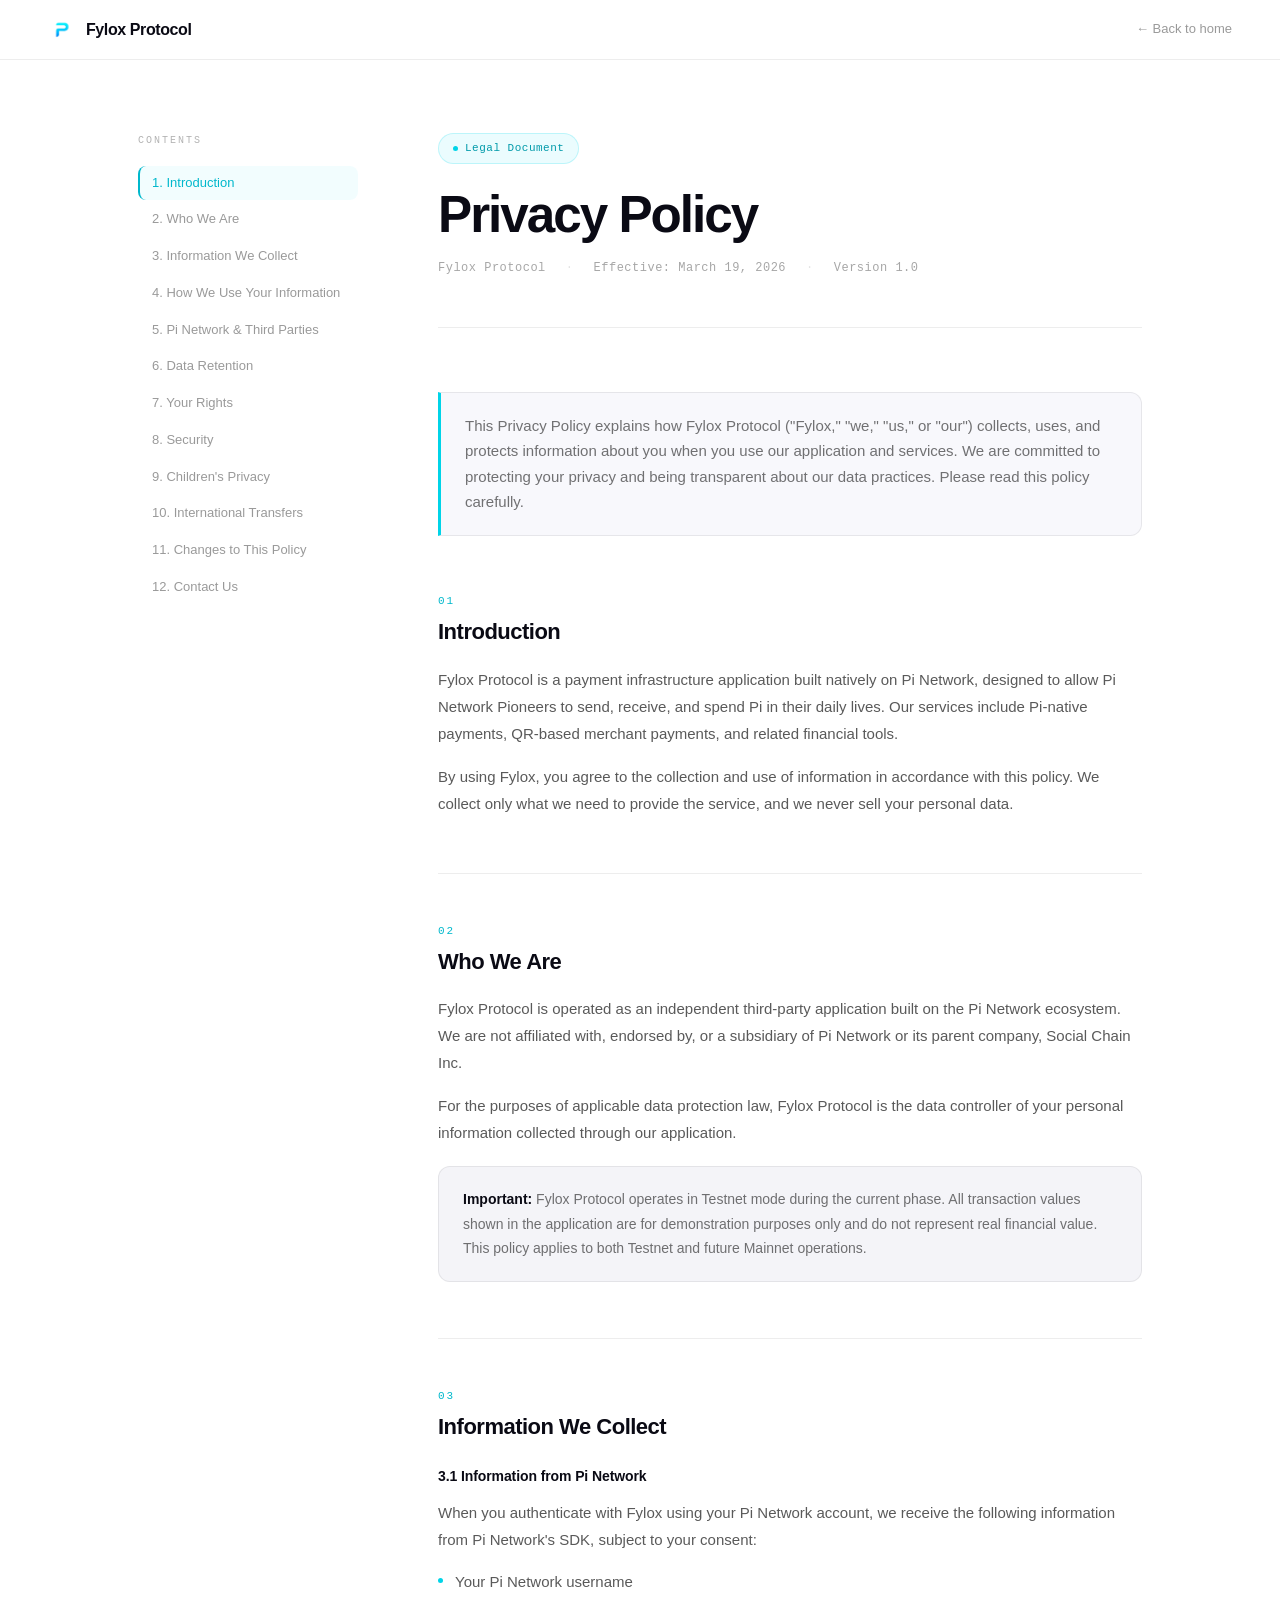
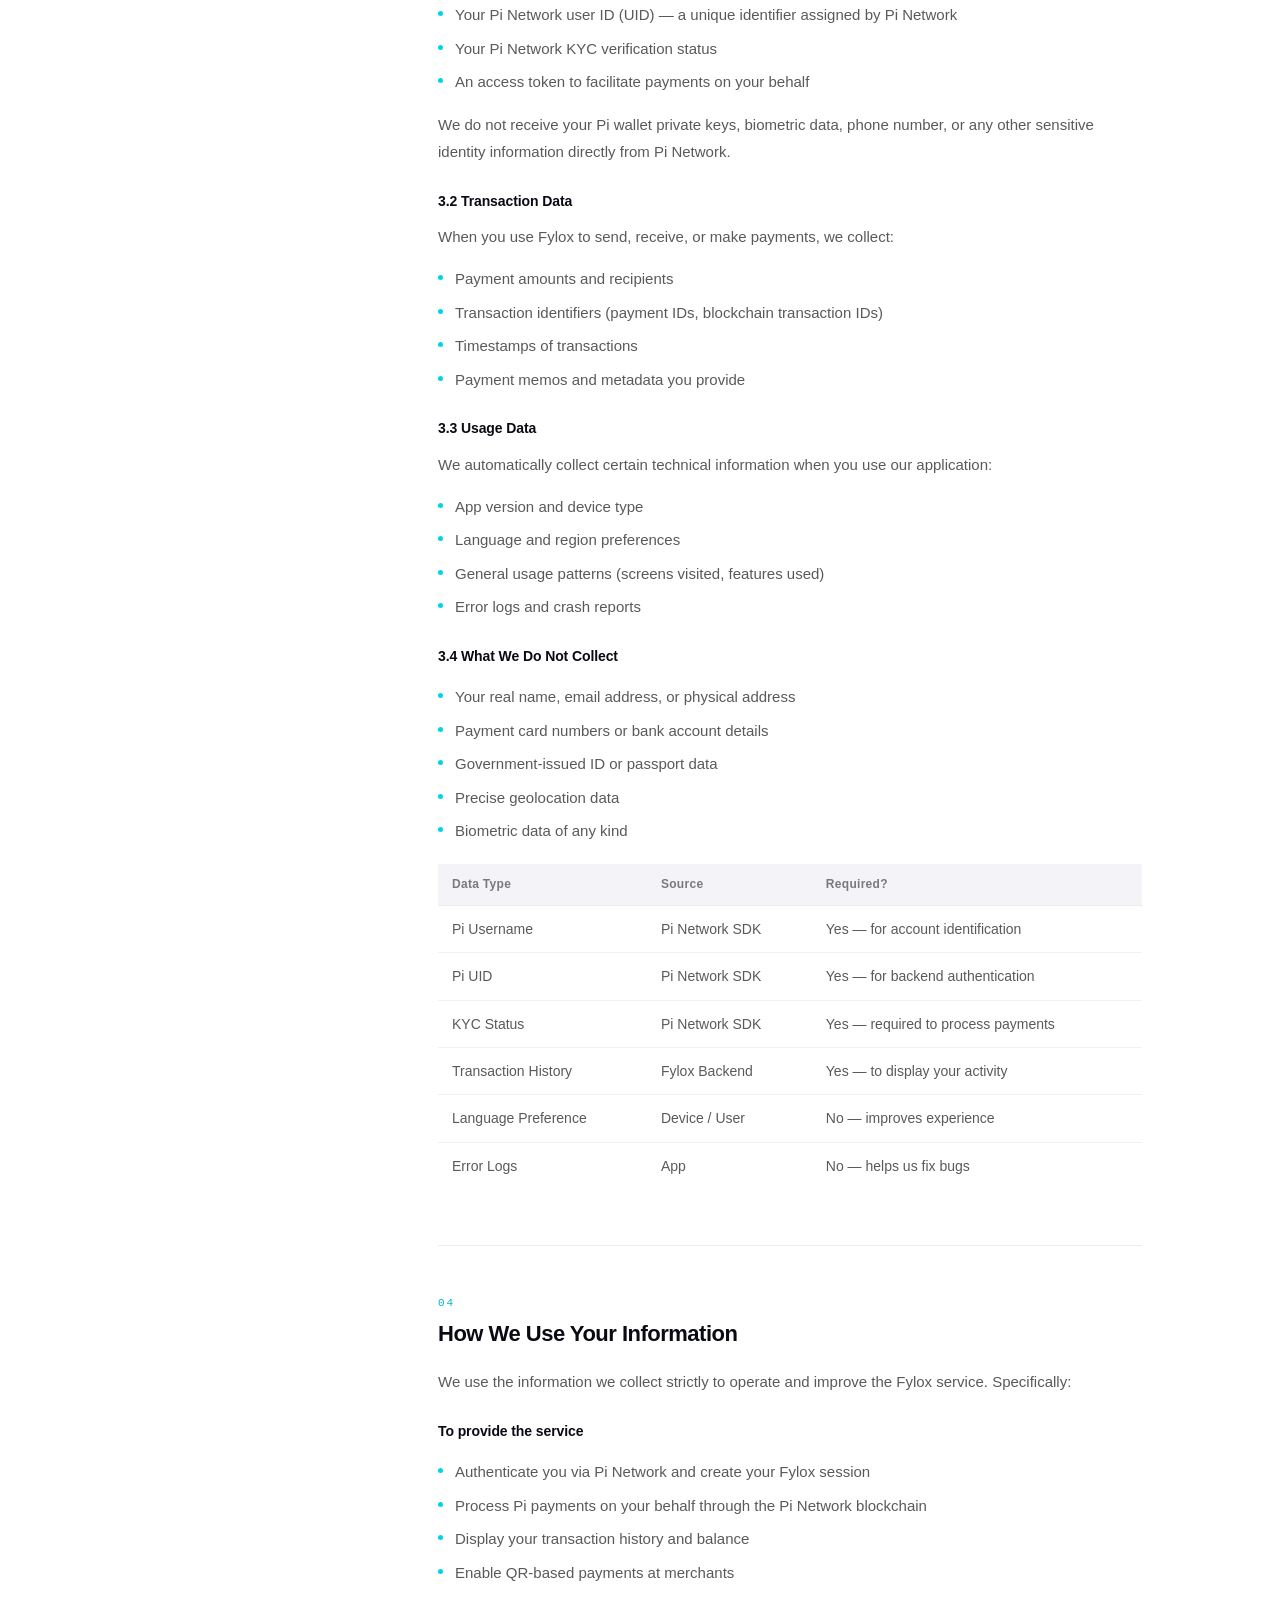
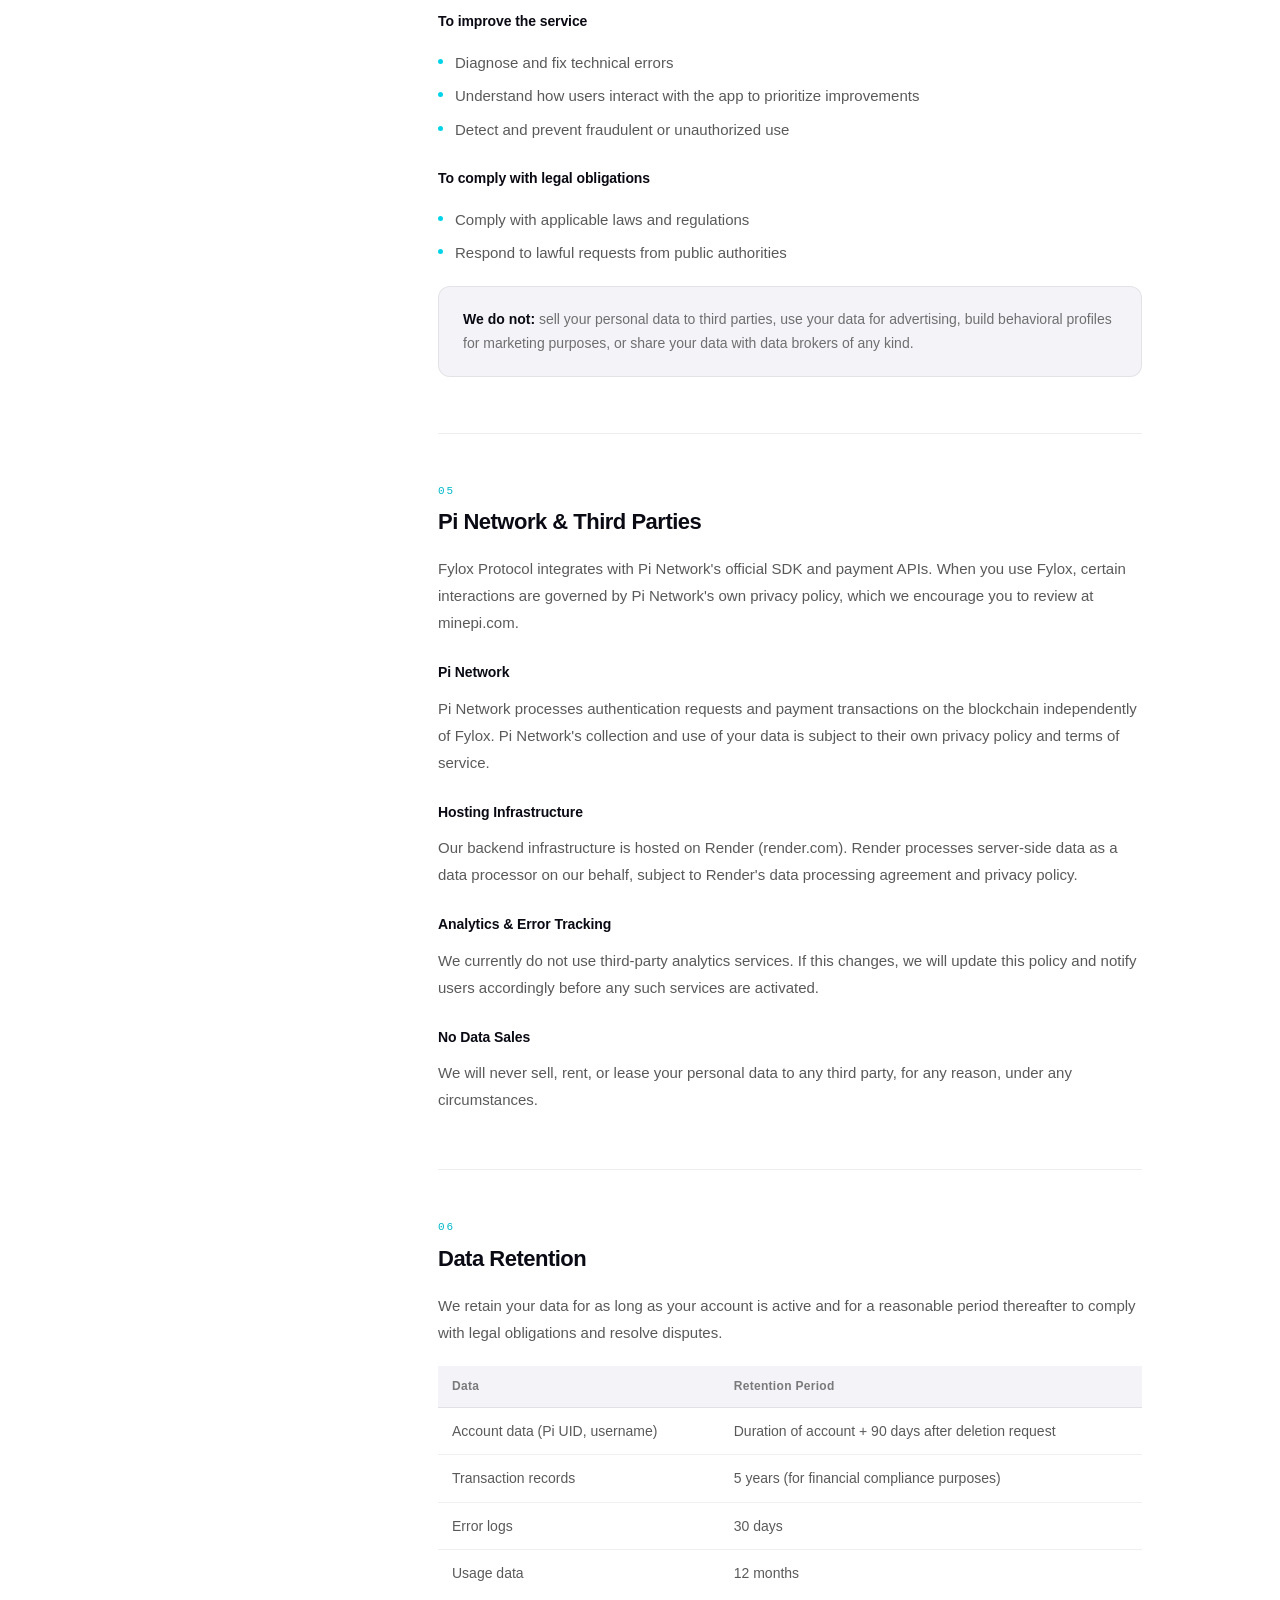
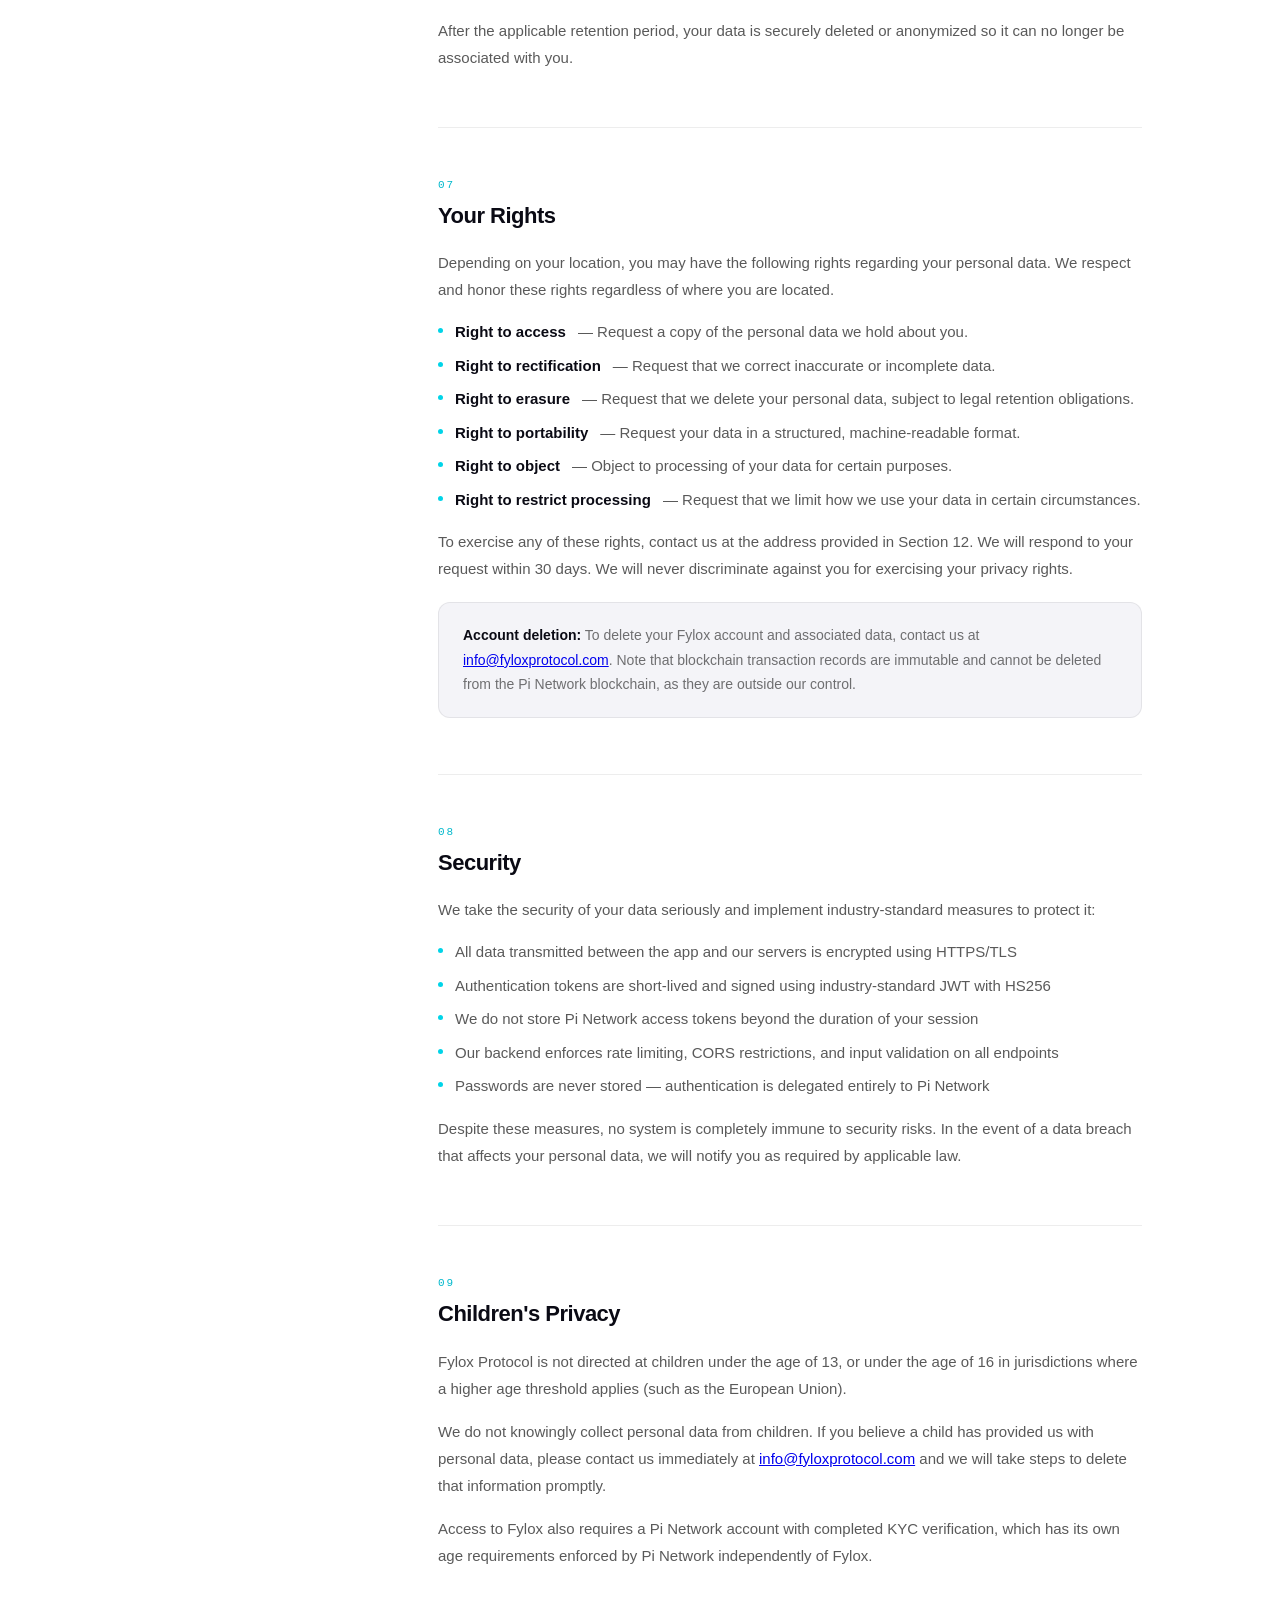
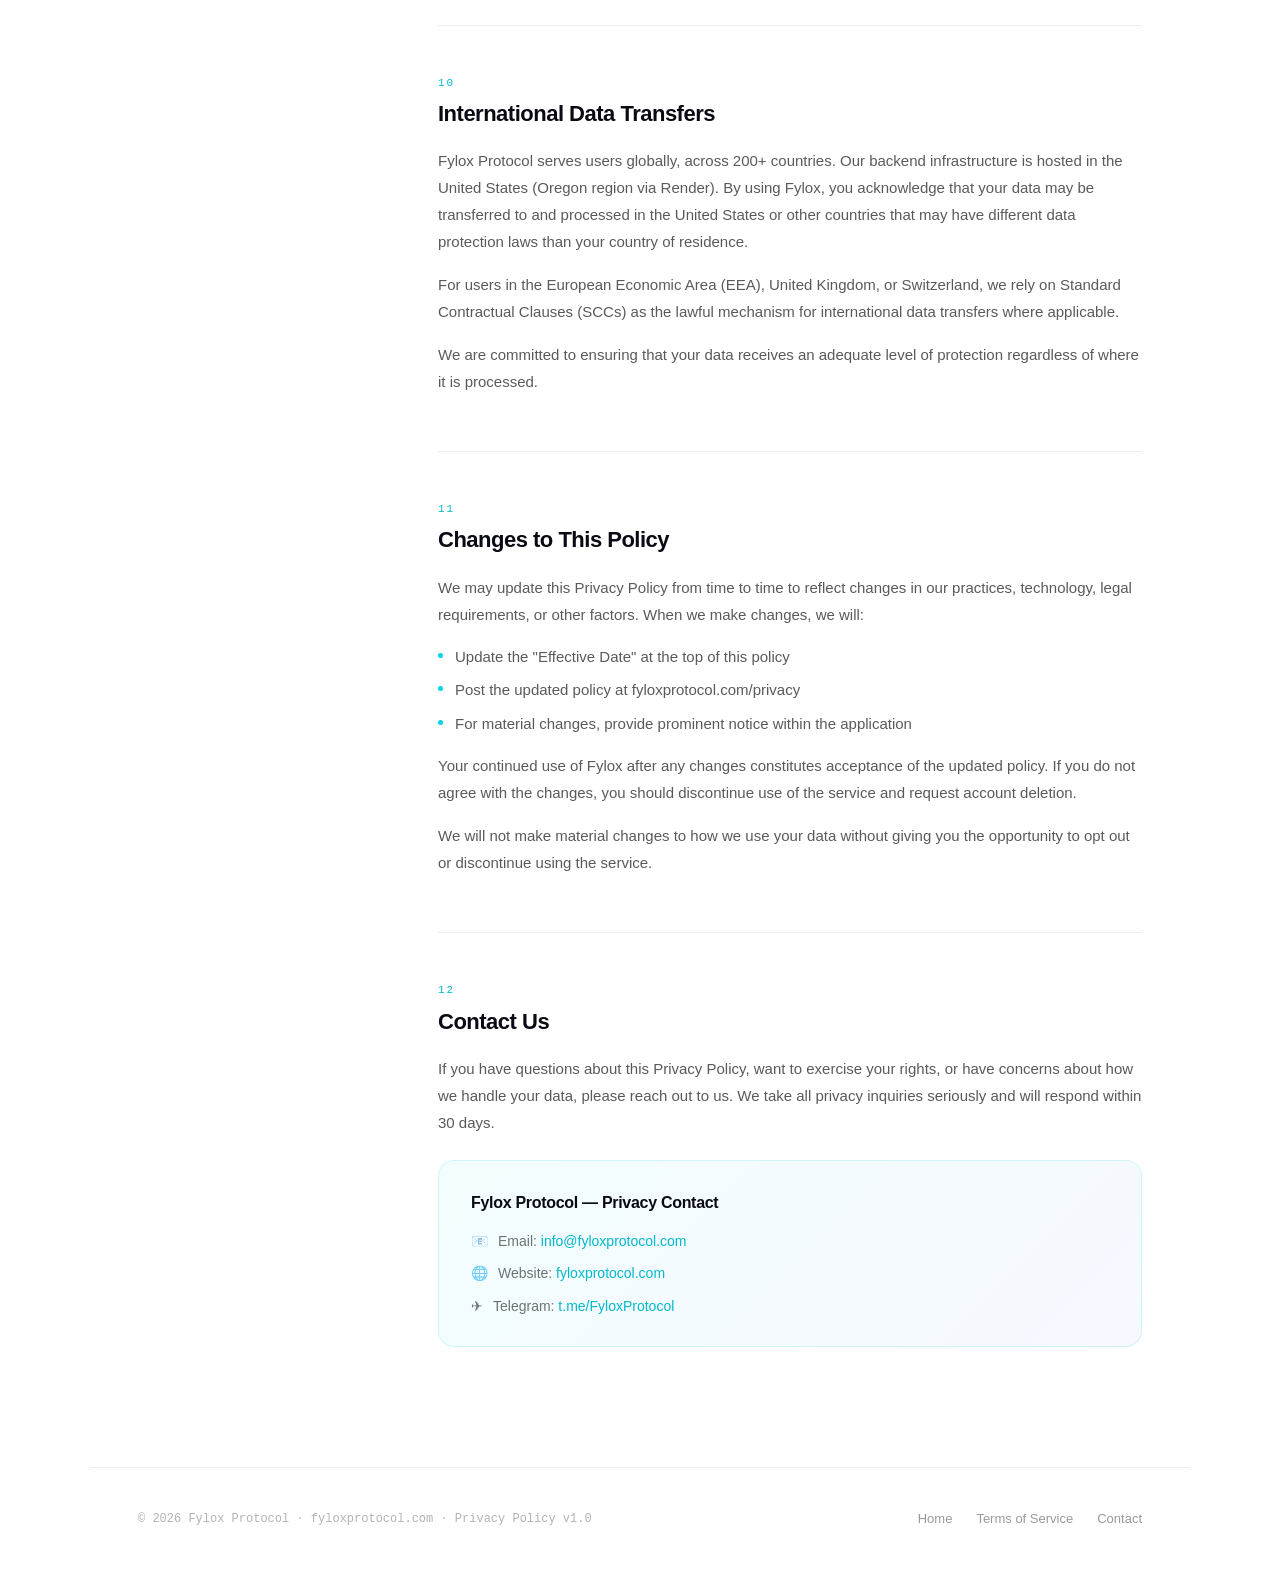
<file: privacy.html>
<!DOCTYPE html>
<html lang="en">
<head>
<meta charset="UTF-8">
<meta name="viewport" content="width=device-width, initial-scale=1.0">
<title>Privacy Policy — Fylox Protocol</title>
<style>
*, *::before, *::after { margin:0; padding:0; box-sizing:border-box; }
html { scroll-behavior: smooth; }

body {
  background: #FFFFFF;
  color: #0A0A14;
  font-family: -apple-system, BlinkMacSystemFont, 'Segoe UI', 'Helvetica Neue', sans-serif;
  font-size: 16px;
  line-height: 1.75;
  -webkit-font-smoothing: antialiased;
}

/* ── NAV ── */
nav {
  position: sticky; top: 0; z-index: 100;
  background: rgba(255,255,255,.95);
  backdrop-filter: blur(12px);
  border-bottom: 1px solid rgba(0,0,0,.07);
  padding: 0 48px;
  height: 60px;
  display: flex; align-items: center; justify-content: space-between;
}
.nav-logo { display: flex; align-items: center; gap: 10px; text-decoration: none; }
.nav-logo-mark {
  width: 28px; height: 28px;
  display: flex; align-items: center; justify-content: center;
}
.nav-logo-name {
  font-family: 'SF Pro Display', -apple-system, BlinkMacSystemFont, 'Segoe UI', sans-serif;
  font-weight: 800; font-size: 16px;
  letter-spacing: -.4px; color: #0A0A14;
}
.nav-back {
  font-size: 13px; color: rgba(0,0,0,.4);
  text-decoration: none; font-weight: 500;
  display: flex; align-items: center; gap: 6px;
  transition: color .15s;
}
.nav-back:hover { color: #0A0A14; }

/* ── LAYOUT ── */
.page {
  max-width: 1100px;
  margin: 0 auto;
  padding: 0 48px;
  display: grid;
  grid-template-columns: 220px 1fr;
  gap: 80px;
  padding-top: 72px;
  padding-bottom: 120px;
}

/* ── SIDEBAR TOC ── */
.toc {
  position: sticky;
  top: 80px;
  align-self: start;
  max-height: calc(100vh - 100px);
  overflow-y: auto;
}
.toc-label {
  font-family: 'SF Mono', 'Fira Code', 'Consolas', monospace;
  font-size: 10px; letter-spacing: 2px;
  text-transform: uppercase;
  color: rgba(0,0,0,.3);
  margin-bottom: 16px;
}
.toc-list { list-style: none; }
.toc-item { margin-bottom: 2px; }
.toc-link {
  display: block;
  padding: 6px 12px;
  border-radius: 8px;
  font-size: 13px; font-weight: 500;
  color: rgba(0,0,0,.4);
  text-decoration: none;
  transition: all .15s;
  border-left: 2px solid transparent;
}
.toc-link:hover {
  color: #0A0A14;
  background: rgba(0,0,0,.04);
}
.toc-link.active {
  color: #00B8CC;
  border-left-color: #00B8CC;
  background: rgba(0,212,232,.05);
}

/* ── CONTENT ── */
.content { min-width: 0; }

/* header */
.doc-header { margin-bottom: 64px; padding-bottom: 48px; border-bottom: 1px solid rgba(0,0,0,.07); }
.doc-badge {
  display: inline-flex; align-items: center; gap: 7px;
  padding: 5px 14px; border-radius: 50px;
  background: rgba(0,212,232,.08); border: 1px solid rgba(0,212,232,.2);
  font-family: 'SF Mono', 'Fira Code', 'Consolas', monospace; font-size: 11px;
  color: #009AAA; letter-spacing: .5px;
  margin-bottom: 24px;
}
.doc-badge-dot { width: 5px; height: 5px; border-radius: 50%; background: #00D4E8; }
.doc-title {
  font-family: 'SF Pro Display', -apple-system, BlinkMacSystemFont, 'Segoe UI', sans-serif;
  font-size: clamp(36px, 4vw, 52px);
  font-weight: 800; letter-spacing: -2px;
  line-height: 1.05; color: #0A0A14;
  margin-bottom: 16px;
}
.doc-meta {
  font-family: 'SF Mono', 'Fira Code', 'Consolas', monospace;
  font-size: 12px; color: rgba(0,0,0,.35);
  letter-spacing: .5px;
  display: flex; align-items: center; gap: 20px;
  flex-wrap: wrap;
}
.doc-meta-sep { opacity: .3; }

/* intro box */
.intro-box {
  background: #F8F8FC;
  border: 1px solid rgba(0,0,0,.07);
  border-left: 3px solid #00D4E8;
  border-radius: 0 12px 12px 0;
  padding: 20px 24px;
  margin-bottom: 56px;
  font-size: 15px;
  color: rgba(0,0,0,.55);
  line-height: 1.7;
}

/* sections */
.doc-section { margin-bottom: 56px; scroll-margin-top: 80px; }
.doc-section:last-child { margin-bottom: 0; }

.section-num {
  font-family: 'SF Mono', 'Fira Code', 'Consolas', monospace;
  font-size: 11px; letter-spacing: 2px;
  color: #00B8CC; text-transform: uppercase;
  margin-bottom: 8px;
}
.section-title {
  font-family: 'SF Pro Display', -apple-system, BlinkMacSystemFont, 'Segoe UI', sans-serif;
  font-size: 22px; font-weight: 700;
  letter-spacing: -.5px; color: #0A0A14;
  margin-bottom: 20px; line-height: 1.2;
}
.section-body p {
  font-size: 15px; color: rgba(0,0,0,.65);
  line-height: 1.8; margin-bottom: 16px;
}
.section-body p:last-child { margin-bottom: 0; }

/* sub headings */
.sub-title {
  font-size: 14px; font-weight: 600;
  color: #0A0A14; margin: 24px 0 10px;
  letter-spacing: -.1px;
}

/* lists */
.doc-list {
  list-style: none;
  margin: 16px 0;
  display: flex; flex-direction: column; gap: 8px;
}
.doc-list li {
  display: flex; align-items: flex-start; gap: 12px;
  font-size: 15px; color: rgba(0,0,0,.65); line-height: 1.7;
}
.doc-list li::before {
  content: '';
  width: 5px; height: 5px; border-radius: 50%;
  background: #00D4E8; flex-shrink: 0;
  margin-top: 9px;
}

/* data table */
.data-table {
  width: 100%; border-collapse: collapse;
  margin: 20px 0; font-size: 14px;
}
.data-table th {
  text-align: left; padding: 10px 14px;
  background: #F4F4F8;
  font-weight: 600; font-size: 12px;
  color: rgba(0,0,0,.5); letter-spacing: .3px;
  border-bottom: 1px solid rgba(0,0,0,.08);
}
.data-table td {
  padding: 12px 14px;
  border-bottom: 1px solid rgba(0,0,0,.06);
  color: rgba(0,0,0,.65); line-height: 1.6;
  vertical-align: top;
}
.data-table tr:last-child td { border-bottom: none; }
.data-table tr:hover td { background: rgba(0,0,0,.015); }

/* highlight box */
.highlight {
  background: #F4F4F8;
  border: 1px solid rgba(0,0,0,.07);
  border-radius: 12px;
  padding: 20px 24px;
  margin: 20px 0;
  font-size: 14px;
  color: rgba(0,0,0,.55);
  line-height: 1.75;
}
.highlight strong { color: #0A0A14; font-weight: 600; }

/* contact card */
.contact-card {
  background: linear-gradient(135deg, rgba(0,212,232,.05), rgba(75,123,245,.05));
  border: 1px solid rgba(0,212,232,.15);
  border-radius: 16px;
  padding: 28px 32px;
  margin-top: 24px;
}
.contact-card-title {
  font-family: 'SF Pro Display', -apple-system, BlinkMacSystemFont, 'Segoe UI', sans-serif;
  font-weight: 700; font-size: 16px;
  letter-spacing: -.3px; color: #0A0A14;
  margin-bottom: 12px;
}
.contact-item {
  display: flex; align-items: center; gap: 10px;
  font-size: 14px; color: rgba(0,0,0,.55);
  margin-bottom: 8px;
}
.contact-item:last-child { margin-bottom: 0; }
.contact-item a { color: #00B8CC; text-decoration: none; font-weight: 500; }
.contact-item a:hover { text-decoration: underline; }

/* divider */
.divider { height: 1px; background: rgba(0,0,0,.07); margin: 48px 0; }

/* footer */
.doc-footer {
  max-width: 1100px; margin: 0 auto;
  padding: 40px 48px;
  border-top: 1px solid rgba(0,0,0,.07);
  display: flex; align-items: center; justify-content: space-between;
  flex-wrap: wrap; gap: 16px;
}
.footer-copy { font-size: 12px; color: rgba(0,0,0,.3); font-family: 'SF Mono', 'Fira Code', 'Consolas', monospace; }
.footer-links { display: flex; gap: 24px; }
.footer-links a { font-size: 13px; color: rgba(0,0,0,.4); text-decoration: none; font-weight: 500; transition: color .15s; }
.footer-links a:hover { color: #0A0A14; }

/* responsive */
@media (max-width: 860px) {
  nav { padding: 0 24px; }
  .page { grid-template-columns: 1fr; gap: 0; padding: 40px 24px 80px; }
  .toc { display: none; }
  .doc-footer { padding: 32px 24px; }
}
</style>
</head>
<body>

<!-- NAV -->
<nav>
  <a href="/" class="nav-logo">
    <div class="nav-logo-mark">
      <img src="fylox-logo.png" alt="Fylox" style="width:28px;height:28px;object-fit:contain">
    </div>
    <span class="nav-logo-name">Fylox Protocol</span>
  </a>
  <a href="/" class="nav-back">
    ← Back to home
  </a>
</nav>

<!-- MAIN -->
<div class="page">

  <!-- TOC SIDEBAR -->
  <aside class="toc">
    <div class="toc-label">Contents</div>
    <ul class="toc-list">
      <li class="toc-item"><a href="#s1" class="toc-link active">1. Introduction</a></li>
      <li class="toc-item"><a href="#s2" class="toc-link">2. Who We Are</a></li>
      <li class="toc-item"><a href="#s3" class="toc-link">3. Information We Collect</a></li>
      <li class="toc-item"><a href="#s4" class="toc-link">4. How We Use Your Information</a></li>
      <li class="toc-item"><a href="#s5" class="toc-link">5. Pi Network & Third Parties</a></li>
      <li class="toc-item"><a href="#s6" class="toc-link">6. Data Retention</a></li>
      <li class="toc-item"><a href="#s7" class="toc-link">7. Your Rights</a></li>
      <li class="toc-item"><a href="#s8" class="toc-link">8. Security</a></li>
      <li class="toc-item"><a href="#s9" class="toc-link">9. Children's Privacy</a></li>
      <li class="toc-item"><a href="#s10" class="toc-link">10. International Transfers</a></li>
      <li class="toc-item"><a href="#s11" class="toc-link">11. Changes to This Policy</a></li>
      <li class="toc-item"><a href="#s12" class="toc-link">12. Contact Us</a></li>
    </ul>
  </aside>

  <!-- DOCUMENT -->
  <main class="content">

    <!-- HEADER -->
    <div class="doc-header">
      <div class="doc-badge">
        <div class="doc-badge-dot"></div>
        Legal Document
      </div>
      <h1 class="doc-title">Privacy Policy</h1>
      <div class="doc-meta">
        <span>Fylox Protocol</span>
        <span class="doc-meta-sep">·</span>
        <span>Effective: March 19, 2026</span>
        <span class="doc-meta-sep">·</span>
        <span>Version 1.0</span>
      </div>
    </div>

    <!-- INTRO -->
    <div class="intro-box">
      This Privacy Policy explains how Fylox Protocol ("Fylox," "we," "us," or "our") collects, uses, and protects information about you when you use our application and services. We are committed to protecting your privacy and being transparent about our data practices. Please read this policy carefully.
    </div>

    <!-- S1 -->
    <div class="doc-section" id="s1">
      <div class="section-num">01</div>
      <h2 class="section-title">Introduction</h2>
      <div class="section-body">
        <p>Fylox Protocol is a payment infrastructure application built natively on Pi Network, designed to allow Pi Network Pioneers to send, receive, and spend Pi in their daily lives. Our services include Pi-native payments, QR-based merchant payments, and related financial tools.</p>
        <p>By using Fylox, you agree to the collection and use of information in accordance with this policy. We collect only what we need to provide the service, and we never sell your personal data.</p>
      </div>
    </div>

    <div class="divider"></div>

    <!-- S2 -->
    <div class="doc-section" id="s2">
      <div class="section-num">02</div>
      <h2 class="section-title">Who We Are</h2>
      <div class="section-body">
        <p>Fylox Protocol is operated as an independent third-party application built on the Pi Network ecosystem. We are not affiliated with, endorsed by, or a subsidiary of Pi Network or its parent company, Social Chain Inc.</p>
        <p>For the purposes of applicable data protection law, Fylox Protocol is the data controller of your personal information collected through our application.</p>
        <div class="highlight">
          <strong>Important:</strong> Fylox Protocol operates in Testnet mode during the current phase. All transaction values shown in the application are for demonstration purposes only and do not represent real financial value. This policy applies to both Testnet and future Mainnet operations.
        </div>
      </div>
    </div>

    <div class="divider"></div>

    <!-- S3 -->
    <div class="doc-section" id="s3">
      <div class="section-num">03</div>
      <h2 class="section-title">Information We Collect</h2>
      <div class="section-body">

        <div class="sub-title">3.1 Information from Pi Network</div>
        <p>When you authenticate with Fylox using your Pi Network account, we receive the following information from Pi Network's SDK, subject to your consent:</p>
        <ul class="doc-list">
          <li>Your Pi Network username</li>
          <li>Your Pi Network user ID (UID) — a unique identifier assigned by Pi Network</li>
          <li>Your Pi Network KYC verification status</li>
          <li>An access token to facilitate payments on your behalf</li>
        </ul>
        <p>We do not receive your Pi wallet private keys, biometric data, phone number, or any other sensitive identity information directly from Pi Network.</p>

        <div class="sub-title">3.2 Transaction Data</div>
        <p>When you use Fylox to send, receive, or make payments, we collect:</p>
        <ul class="doc-list">
          <li>Payment amounts and recipients</li>
          <li>Transaction identifiers (payment IDs, blockchain transaction IDs)</li>
          <li>Timestamps of transactions</li>
          <li>Payment memos and metadata you provide</li>
        </ul>

        <div class="sub-title">3.3 Usage Data</div>
        <p>We automatically collect certain technical information when you use our application:</p>
        <ul class="doc-list">
          <li>App version and device type</li>
          <li>Language and region preferences</li>
          <li>General usage patterns (screens visited, features used)</li>
          <li>Error logs and crash reports</li>
        </ul>

        <div class="sub-title">3.4 What We Do Not Collect</div>
        <ul class="doc-list">
          <li>Your real name, email address, or physical address</li>
          <li>Payment card numbers or bank account details</li>
          <li>Government-issued ID or passport data</li>
          <li>Precise geolocation data</li>
          <li>Biometric data of any kind</li>
        </ul>

        <table class="data-table">
          <thead>
            <tr>
              <th>Data Type</th>
              <th>Source</th>
              <th>Required?</th>
            </tr>
          </thead>
          <tbody>
            <tr>
              <td>Pi Username</td>
              <td>Pi Network SDK</td>
              <td>Yes — for account identification</td>
            </tr>
            <tr>
              <td>Pi UID</td>
              <td>Pi Network SDK</td>
              <td>Yes — for backend authentication</td>
            </tr>
            <tr>
              <td>KYC Status</td>
              <td>Pi Network SDK</td>
              <td>Yes — required to process payments</td>
            </tr>
            <tr>
              <td>Transaction History</td>
              <td>Fylox Backend</td>
              <td>Yes — to display your activity</td>
            </tr>
            <tr>
              <td>Language Preference</td>
              <td>Device / User</td>
              <td>No — improves experience</td>
            </tr>
            <tr>
              <td>Error Logs</td>
              <td>App</td>
              <td>No — helps us fix bugs</td>
            </tr>
          </tbody>
        </table>

      </div>
    </div>

    <div class="divider"></div>

    <!-- S4 -->
    <div class="doc-section" id="s4">
      <div class="section-num">04</div>
      <h2 class="section-title">How We Use Your Information</h2>
      <div class="section-body">
        <p>We use the information we collect strictly to operate and improve the Fylox service. Specifically:</p>

        <div class="sub-title">To provide the service</div>
        <ul class="doc-list">
          <li>Authenticate you via Pi Network and create your Fylox session</li>
          <li>Process Pi payments on your behalf through the Pi Network blockchain</li>
          <li>Display your transaction history and balance</li>
          <li>Enable QR-based payments at merchants</li>
        </ul>

        <div class="sub-title">To improve the service</div>
        <ul class="doc-list">
          <li>Diagnose and fix technical errors</li>
          <li>Understand how users interact with the app to prioritize improvements</li>
          <li>Detect and prevent fraudulent or unauthorized use</li>
        </ul>

        <div class="sub-title">To comply with legal obligations</div>
        <ul class="doc-list">
          <li>Comply with applicable laws and regulations</li>
          <li>Respond to lawful requests from public authorities</li>
        </ul>

        <div class="highlight">
          <strong>We do not:</strong> sell your personal data to third parties, use your data for advertising, build behavioral profiles for marketing purposes, or share your data with data brokers of any kind.
        </div>
      </div>
    </div>

    <div class="divider"></div>

    <!-- S5 -->
    <div class="doc-section" id="s5">
      <div class="section-num">05</div>
      <h2 class="section-title">Pi Network & Third Parties</h2>
      <div class="section-body">
        <p>Fylox Protocol integrates with Pi Network's official SDK and payment APIs. When you use Fylox, certain interactions are governed by Pi Network's own privacy policy, which we encourage you to review at minepi.com.</p>

        <div class="sub-title">Pi Network</div>
        <p>Pi Network processes authentication requests and payment transactions on the blockchain independently of Fylox. Pi Network's collection and use of your data is subject to their own privacy policy and terms of service.</p>

        <div class="sub-title">Hosting Infrastructure</div>
        <p>Our backend infrastructure is hosted on Render (render.com). Render processes server-side data as a data processor on our behalf, subject to Render's data processing agreement and privacy policy.</p>

        <div class="sub-title">Analytics & Error Tracking</div>
        <p>We currently do not use third-party analytics services. If this changes, we will update this policy and notify users accordingly before any such services are activated.</p>

        <div class="sub-title">No Data Sales</div>
        <p>We will never sell, rent, or lease your personal data to any third party, for any reason, under any circumstances.</p>
      </div>
    </div>

    <div class="divider"></div>

    <!-- S6 -->
    <div class="doc-section" id="s6">
      <div class="section-num">06</div>
      <h2 class="section-title">Data Retention</h2>
      <div class="section-body">
        <p>We retain your data for as long as your account is active and for a reasonable period thereafter to comply with legal obligations and resolve disputes.</p>

        <table class="data-table">
          <thead>
            <tr>
              <th>Data</th>
              <th>Retention Period</th>
            </tr>
          </thead>
          <tbody>
            <tr>
              <td>Account data (Pi UID, username)</td>
              <td>Duration of account + 90 days after deletion request</td>
            </tr>
            <tr>
              <td>Transaction records</td>
              <td>5 years (for financial compliance purposes)</td>
            </tr>
            <tr>
              <td>Error logs</td>
              <td>30 days</td>
            </tr>
            <tr>
              <td>Usage data</td>
              <td>12 months</td>
            </tr>
          </tbody>
        </table>

        <p>After the applicable retention period, your data is securely deleted or anonymized so it can no longer be associated with you.</p>
      </div>
    </div>

    <div class="divider"></div>

    <!-- S7 -->
    <div class="doc-section" id="s7">
      <div class="section-num">07</div>
      <h2 class="section-title">Your Rights</h2>
      <div class="section-body">
        <p>Depending on your location, you may have the following rights regarding your personal data. We respect and honor these rights regardless of where you are located.</p>

        <ul class="doc-list">
          <li><strong style="color:#0A0A14;font-weight:600">Right to access</strong> — Request a copy of the personal data we hold about you.</li>
          <li><strong style="color:#0A0A14;font-weight:600">Right to rectification</strong> — Request that we correct inaccurate or incomplete data.</li>
          <li><strong style="color:#0A0A14;font-weight:600">Right to erasure</strong> — Request that we delete your personal data, subject to legal retention obligations.</li>
          <li><strong style="color:#0A0A14;font-weight:600">Right to portability</strong> — Request your data in a structured, machine-readable format.</li>
          <li><strong style="color:#0A0A14;font-weight:600">Right to object</strong> — Object to processing of your data for certain purposes.</li>
          <li><strong style="color:#0A0A14;font-weight:600">Right to restrict processing</strong> — Request that we limit how we use your data in certain circumstances.</li>
        </ul>

        <p>To exercise any of these rights, contact us at the address provided in Section 12. We will respond to your request within 30 days. We will never discriminate against you for exercising your privacy rights.</p>

        <div class="highlight">
          <strong>Account deletion:</strong> To delete your Fylox account and associated data, contact us at <a href="mailto:info@fyloxprotocol.com">info@fyloxprotocol.com</a>. Note that blockchain transaction records are immutable and cannot be deleted from the Pi Network blockchain, as they are outside our control.
        </div>
      </div>
    </div>

    <div class="divider"></div>

    <!-- S8 -->
    <div class="doc-section" id="s8">
      <div class="section-num">08</div>
      <h2 class="section-title">Security</h2>
      <div class="section-body">
        <p>We take the security of your data seriously and implement industry-standard measures to protect it:</p>
        <ul class="doc-list">
          <li>All data transmitted between the app and our servers is encrypted using HTTPS/TLS</li>
          <li>Authentication tokens are short-lived and signed using industry-standard JWT with HS256</li>
          <li>We do not store Pi Network access tokens beyond the duration of your session</li>
          <li>Our backend enforces rate limiting, CORS restrictions, and input validation on all endpoints</li>
          <li>Passwords are never stored — authentication is delegated entirely to Pi Network</li>
        </ul>
        <p>Despite these measures, no system is completely immune to security risks. In the event of a data breach that affects your personal data, we will notify you as required by applicable law.</p>
      </div>
    </div>

    <div class="divider"></div>

    <!-- S9 -->
    <div class="doc-section" id="s9">
      <div class="section-num">09</div>
      <h2 class="section-title">Children's Privacy</h2>
      <div class="section-body">
        <p>Fylox Protocol is not directed at children under the age of 13, or under the age of 16 in jurisdictions where a higher age threshold applies (such as the European Union).</p>
        <p>We do not knowingly collect personal data from children. If you believe a child has provided us with personal data, please contact us immediately at <a href="mailto:info@fyloxprotocol.com">info@fyloxprotocol.com</a> and we will take steps to delete that information promptly.</p>
        <p>Access to Fylox also requires a Pi Network account with completed KYC verification, which has its own age requirements enforced by Pi Network independently of Fylox.</p>
      </div>
    </div>

    <div class="divider"></div>

    <!-- S10 -->
    <div class="doc-section" id="s10">
      <div class="section-num">10</div>
      <h2 class="section-title">International Data Transfers</h2>
      <div class="section-body">
        <p>Fylox Protocol serves users globally, across 200+ countries. Our backend infrastructure is hosted in the United States (Oregon region via Render). By using Fylox, you acknowledge that your data may be transferred to and processed in the United States or other countries that may have different data protection laws than your country of residence.</p>
        <p>For users in the European Economic Area (EEA), United Kingdom, or Switzerland, we rely on Standard Contractual Clauses (SCCs) as the lawful mechanism for international data transfers where applicable.</p>
        <p>We are committed to ensuring that your data receives an adequate level of protection regardless of where it is processed.</p>
      </div>
    </div>

    <div class="divider"></div>

    <!-- S11 -->
    <div class="doc-section" id="s11">
      <div class="section-num">11</div>
      <h2 class="section-title">Changes to This Policy</h2>
      <div class="section-body">
        <p>We may update this Privacy Policy from time to time to reflect changes in our practices, technology, legal requirements, or other factors. When we make changes, we will:</p>
        <ul class="doc-list">
          <li>Update the "Effective Date" at the top of this policy</li>
          <li>Post the updated policy at fyloxprotocol.com/privacy</li>
          <li>For material changes, provide prominent notice within the application</li>
        </ul>
        <p>Your continued use of Fylox after any changes constitutes acceptance of the updated policy. If you do not agree with the changes, you should discontinue use of the service and request account deletion.</p>
        <p>We will not make material changes to how we use your data without giving you the opportunity to opt out or discontinue using the service.</p>
      </div>
    </div>

    <div class="divider"></div>

    <!-- S12 -->
    <div class="doc-section" id="s12">
      <div class="section-num">12</div>
      <h2 class="section-title">Contact Us</h2>
      <div class="section-body">
        <p>If you have questions about this Privacy Policy, want to exercise your rights, or have concerns about how we handle your data, please reach out to us. We take all privacy inquiries seriously and will respond within 30 days.</p>
        <div class="contact-card">
          <div class="contact-card-title">Fylox Protocol — Privacy Contact</div>
          <div class="contact-item">
            <span>📧</span>
            <span>Email: <a href="mailto:info@fyloxprotocol.com">info@fyloxprotocol.com</a></span>
          </div>
          <div class="contact-item">
            <span>🌐</span>
            <span>Website: <a href="https://fyloxprotocol.com" target="_blank">fyloxprotocol.com</a></span>
          </div>
          <div class="contact-item">
            <span>✈</span>
            <span>Telegram: <a href="https://t.me/FyloxProtocol" target="_blank">t.me/FyloxProtocol</a></span>
          </div>
        </div>
      </div>
    </div>

  </main>
</div>

<!-- FOOTER -->
<footer class="doc-footer">
  <div class="footer-copy">© 2026 Fylox Protocol · fyloxprotocol.com · Privacy Policy v1.0</div>
  <div class="footer-links">
    <a href="/">Home</a>
    <a href="/terms.html">Terms of Service</a>
    <a href="mailto:info@fyloxprotocol.com">Contact</a>
  </div>
</footer>

<script>
// Active TO
</file>
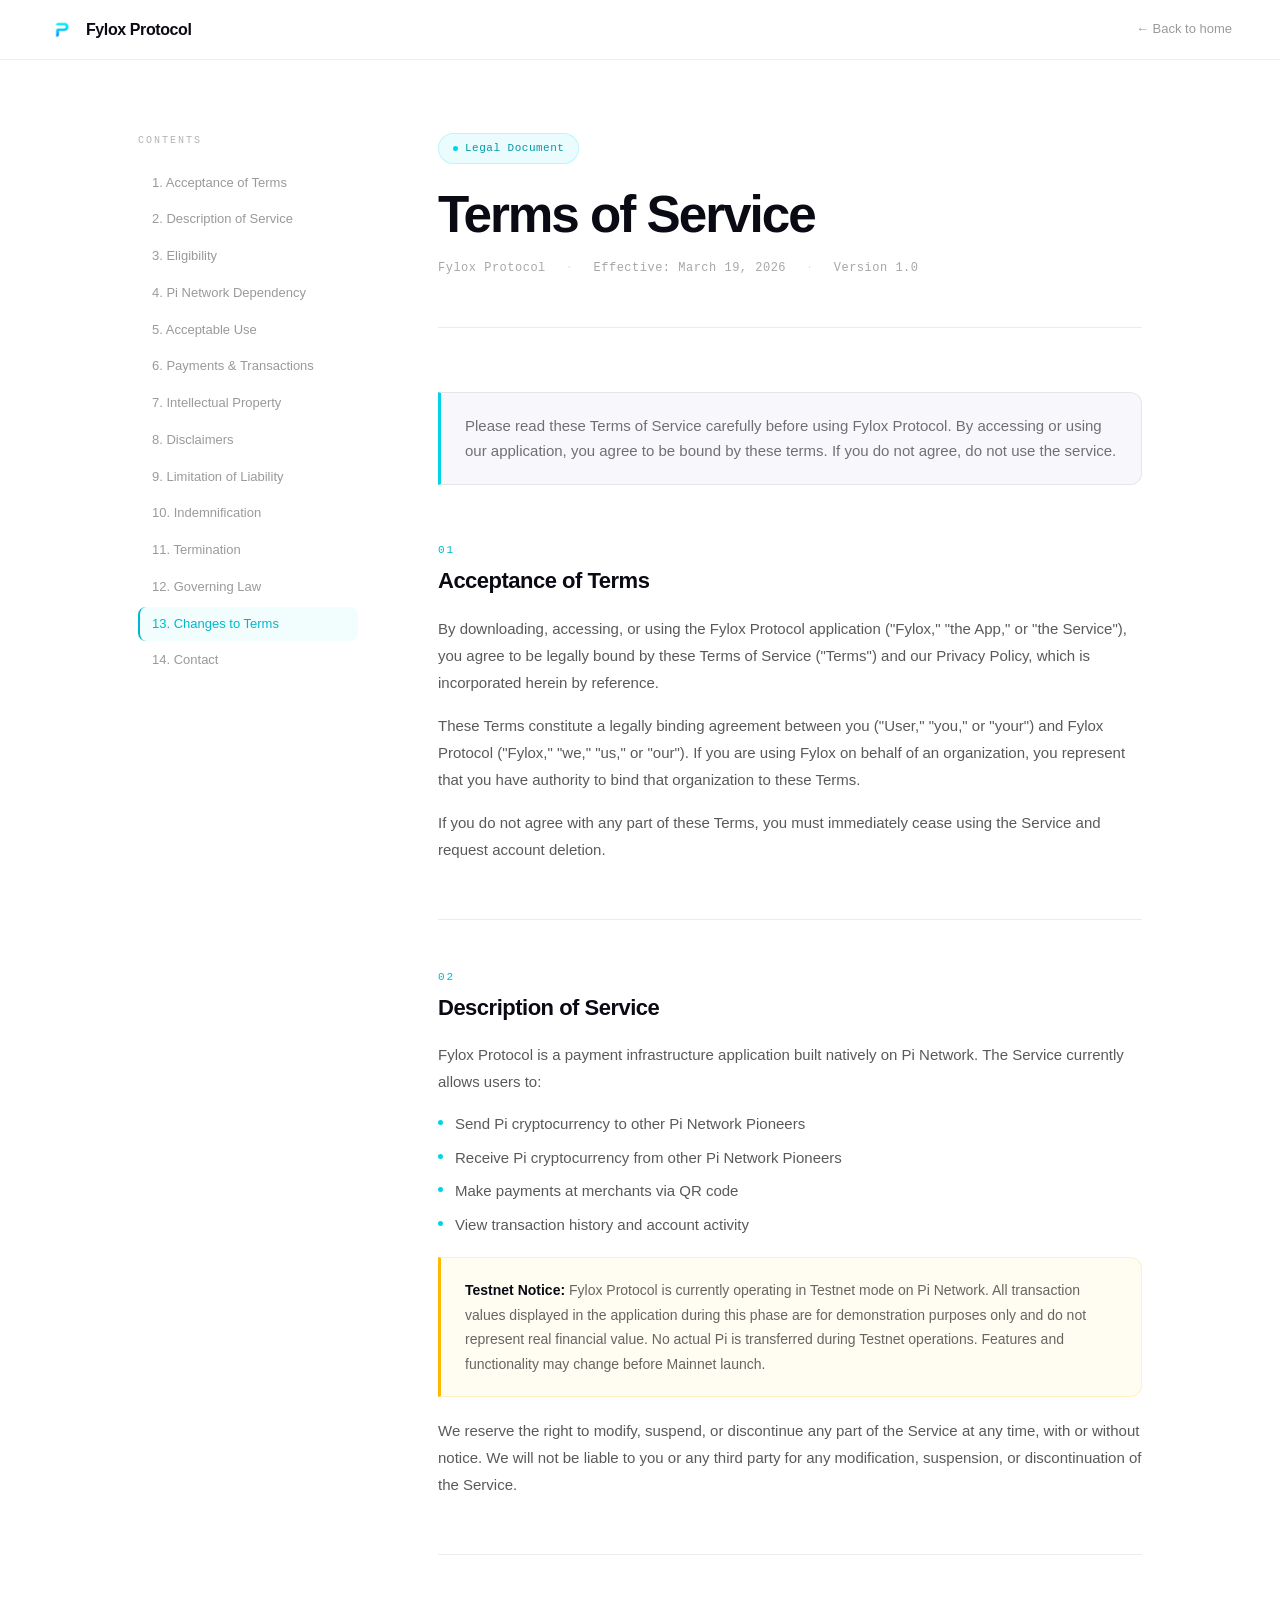
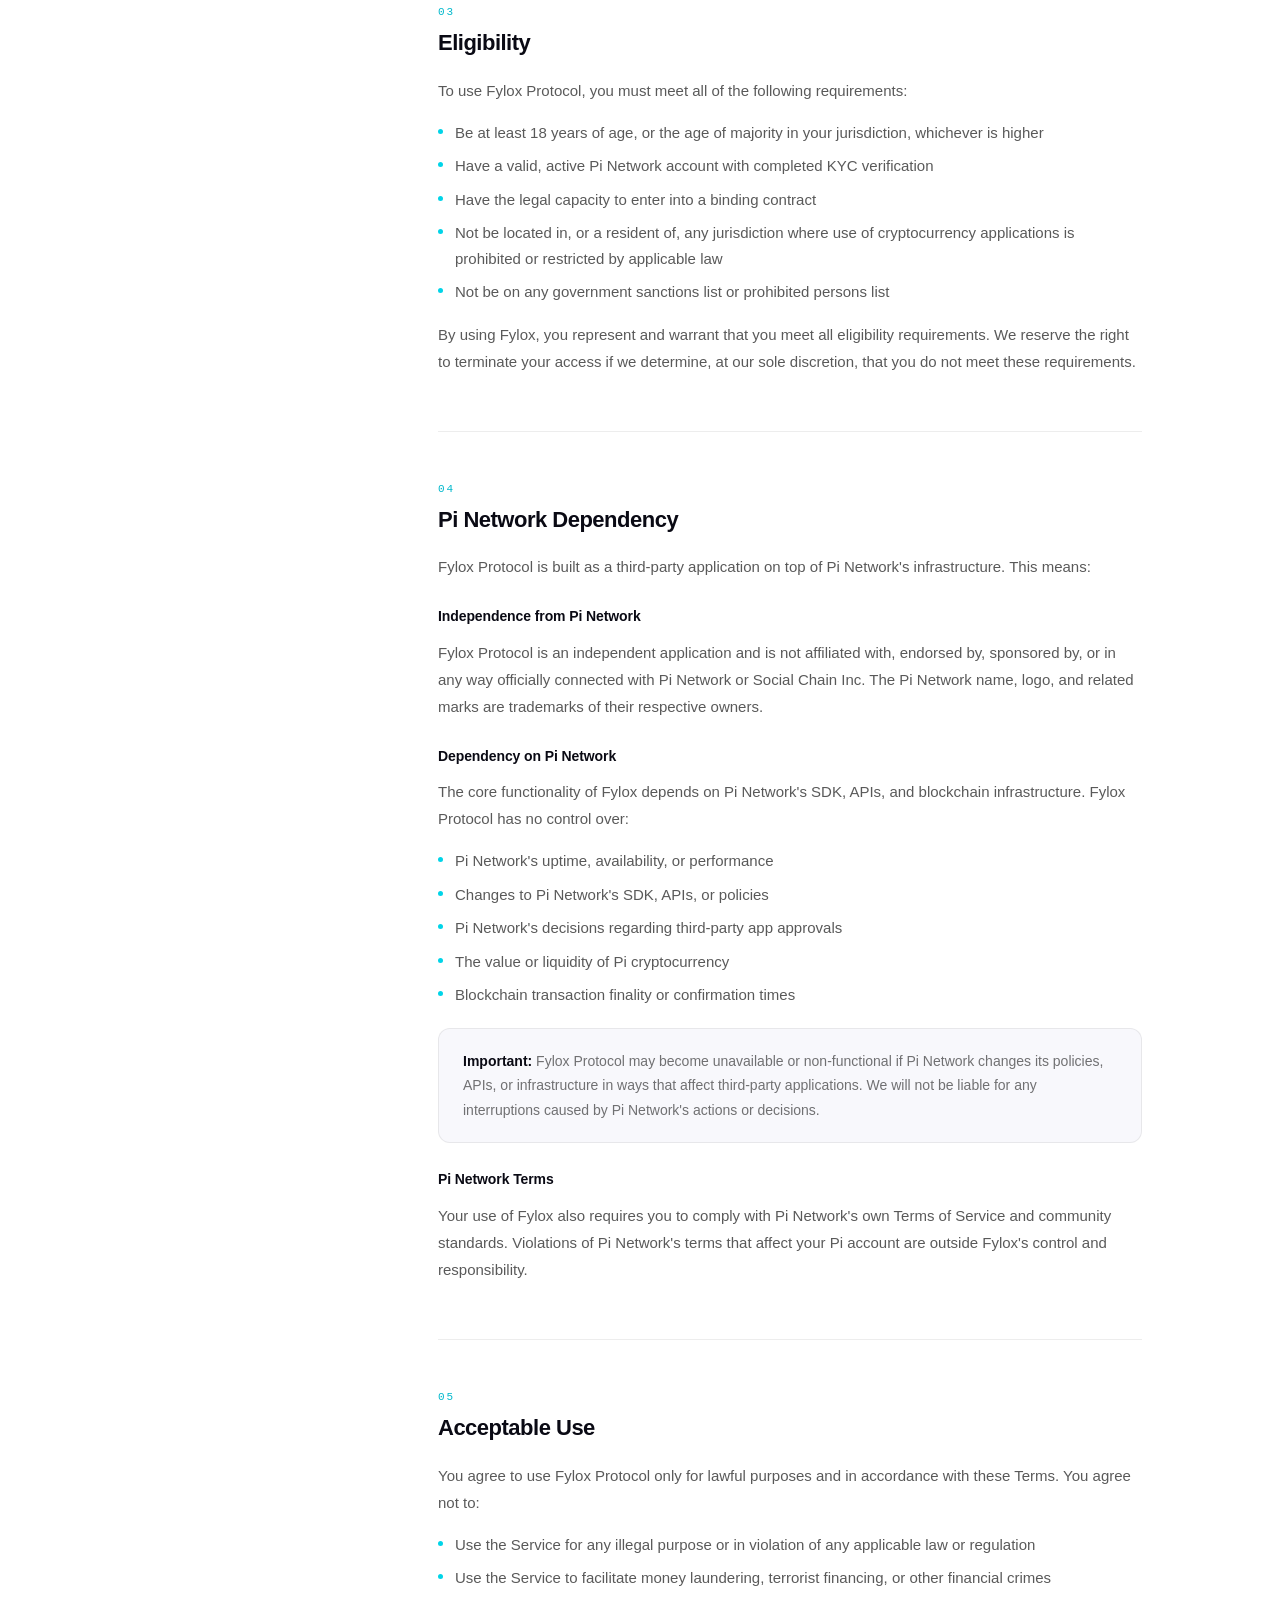
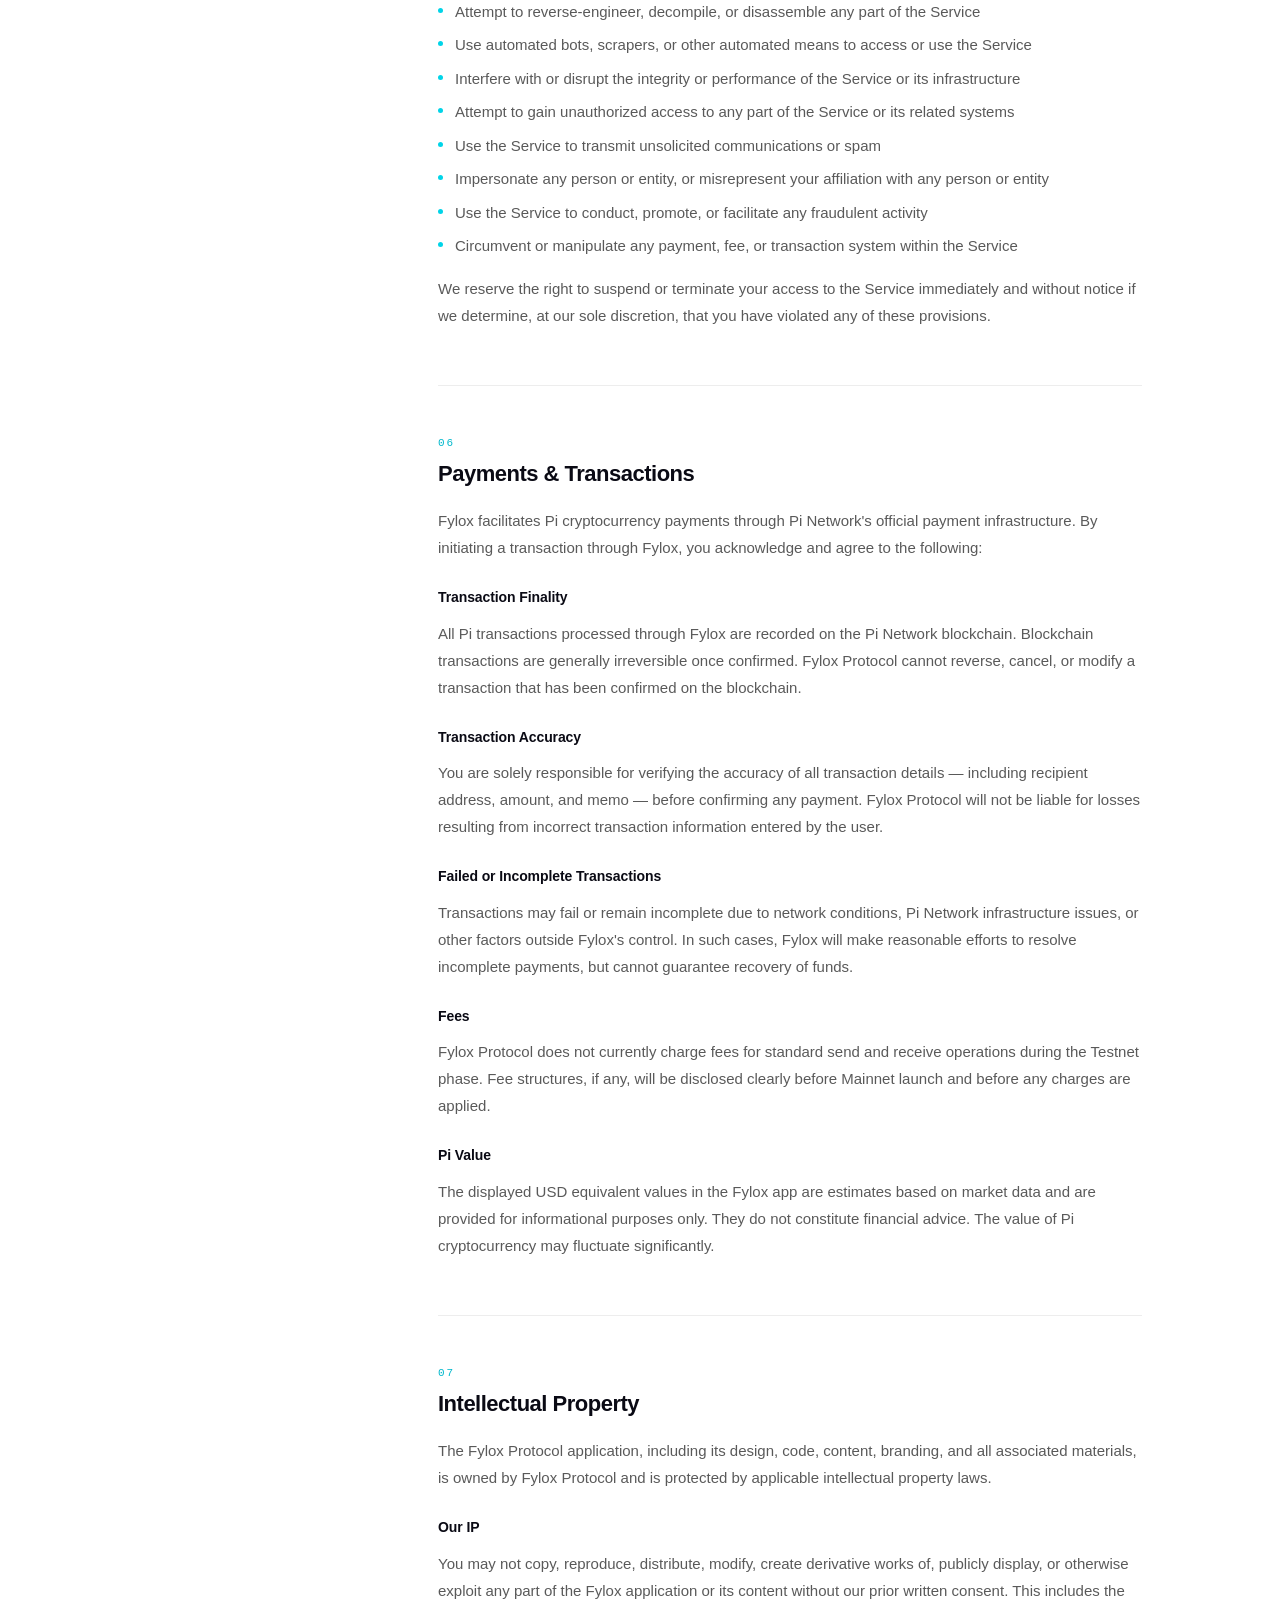
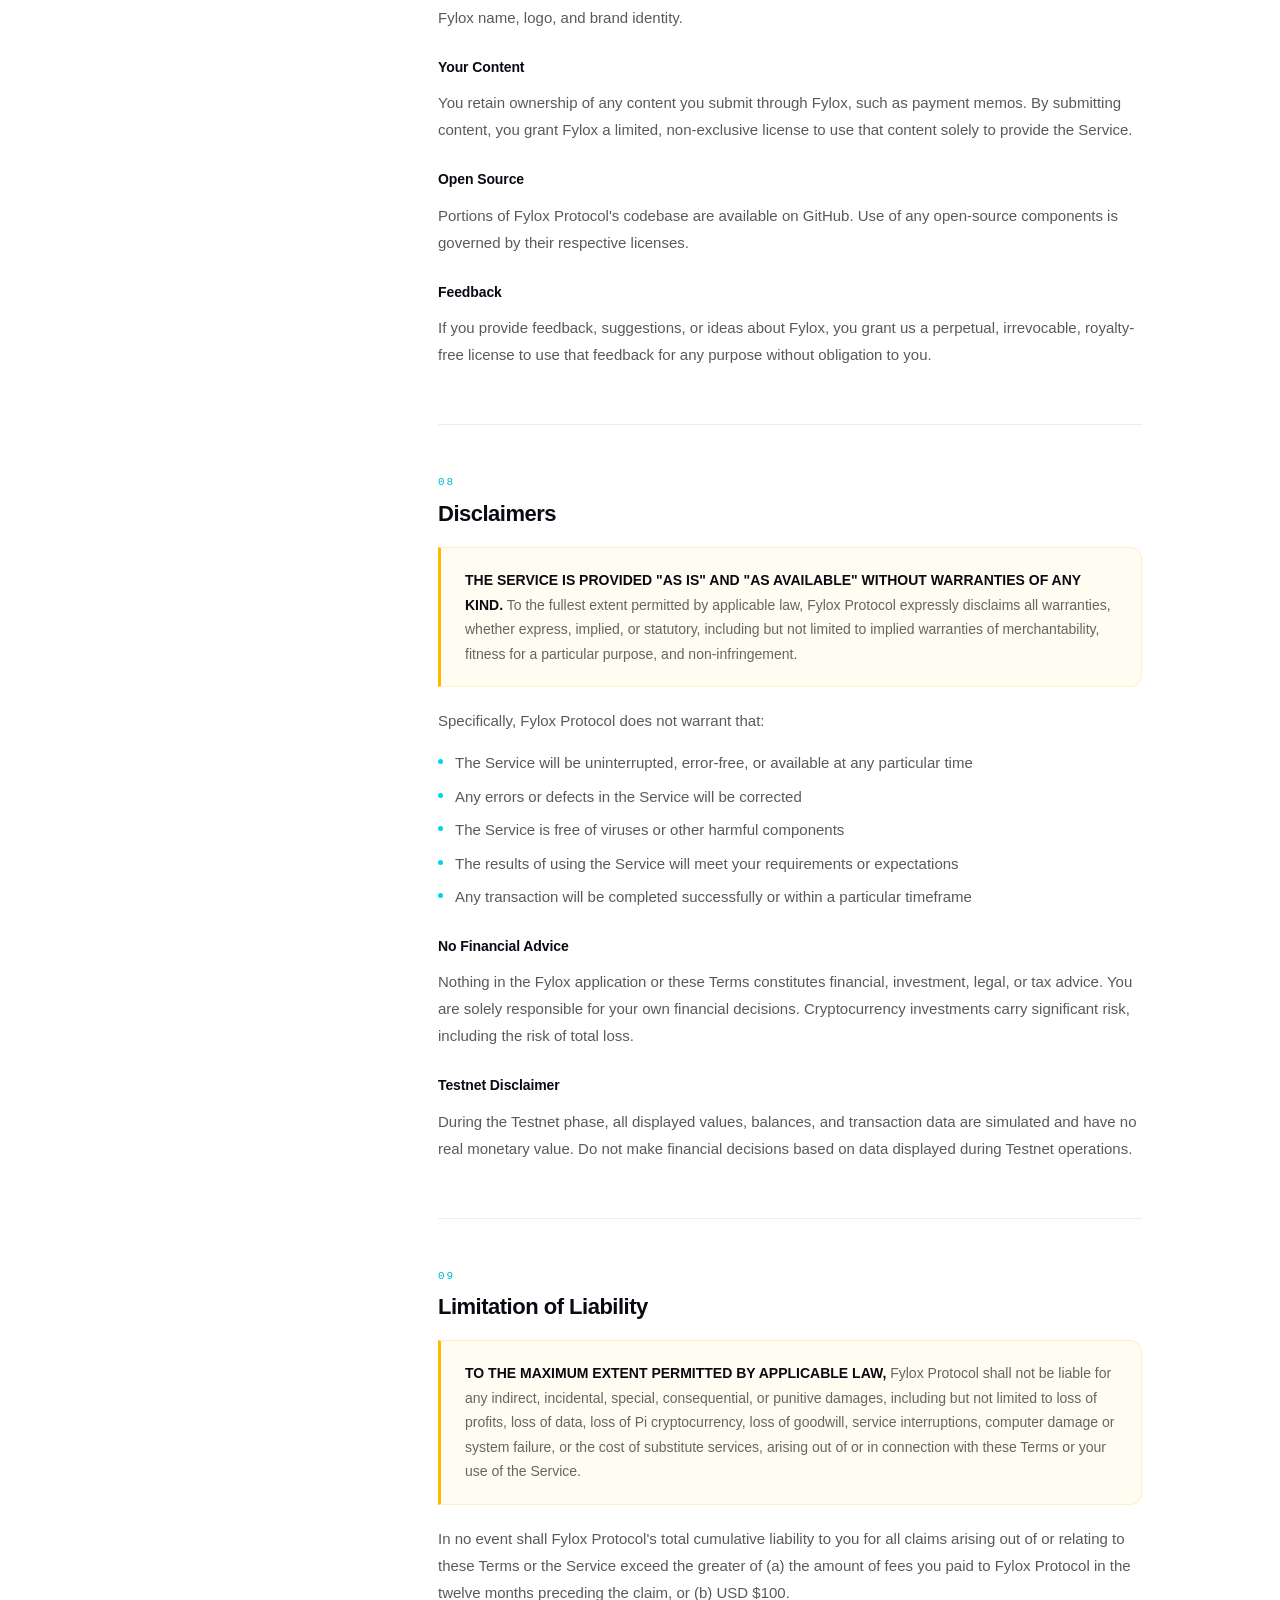
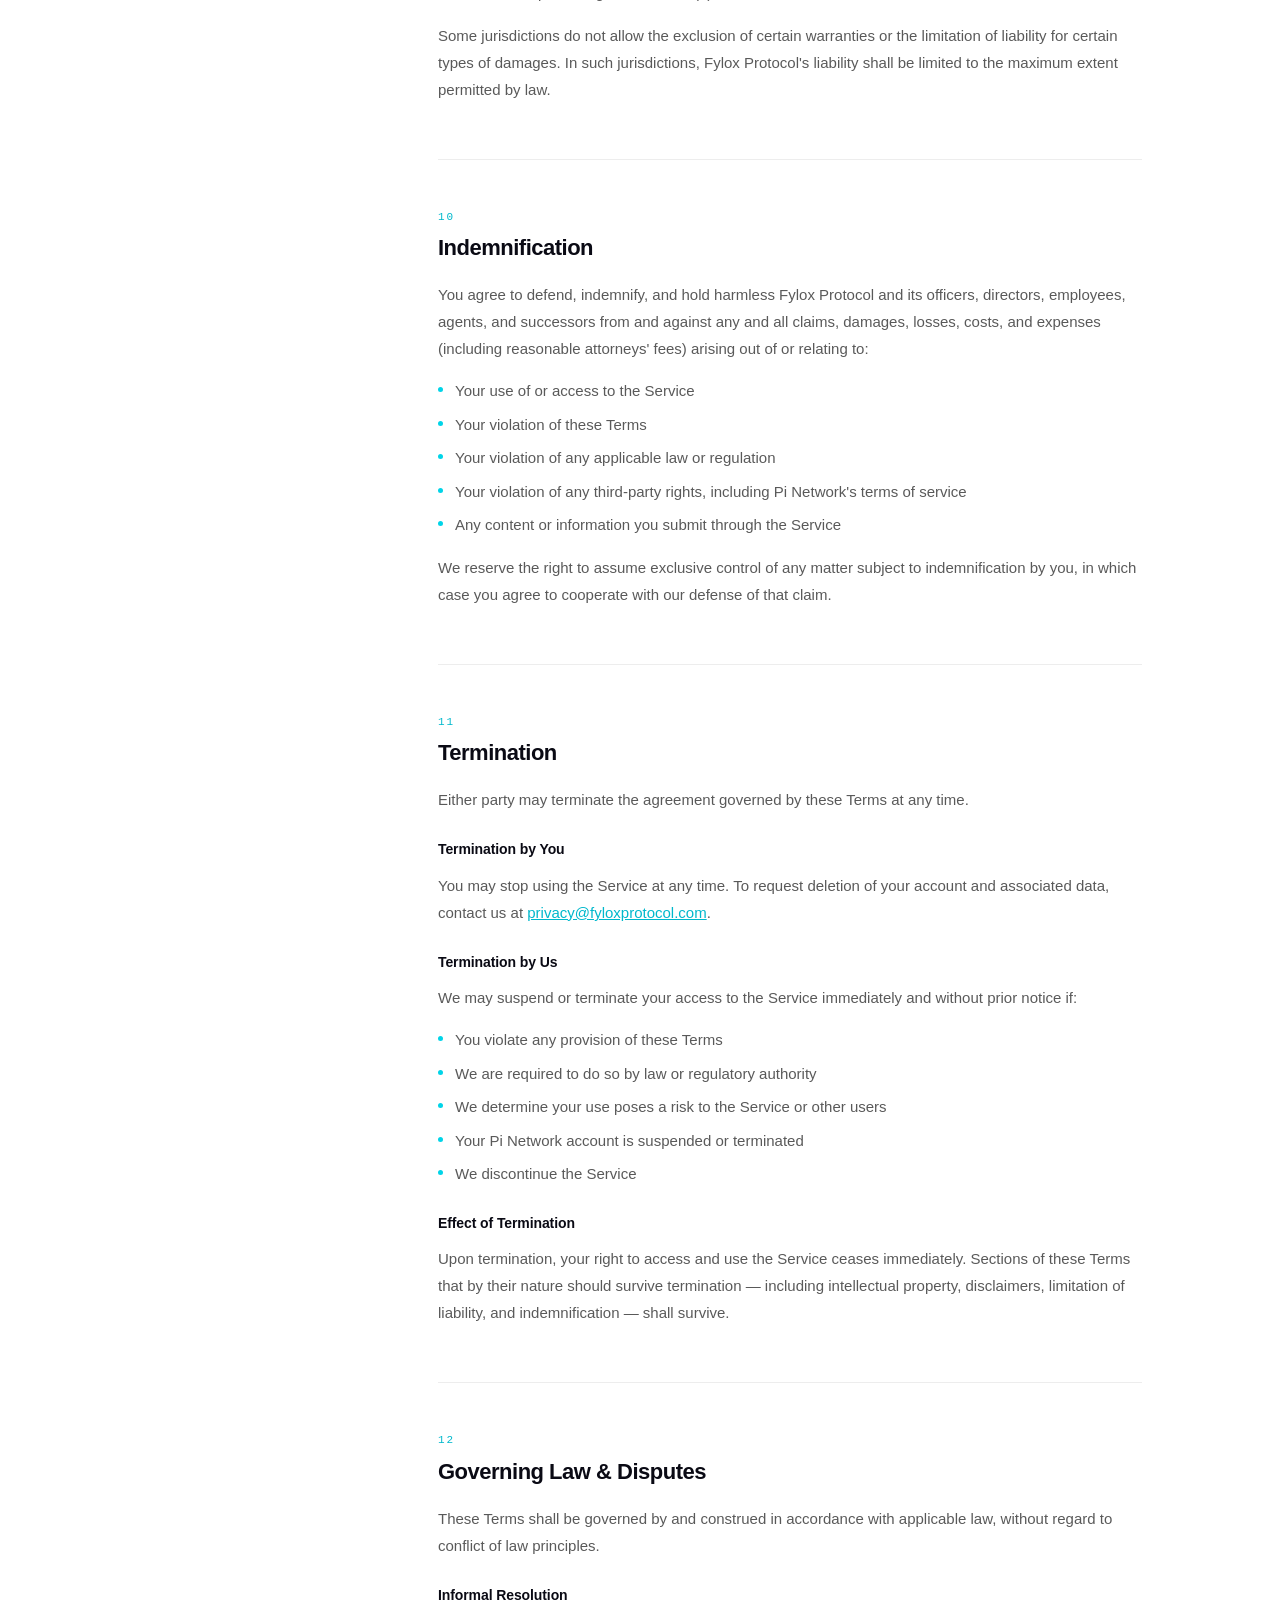
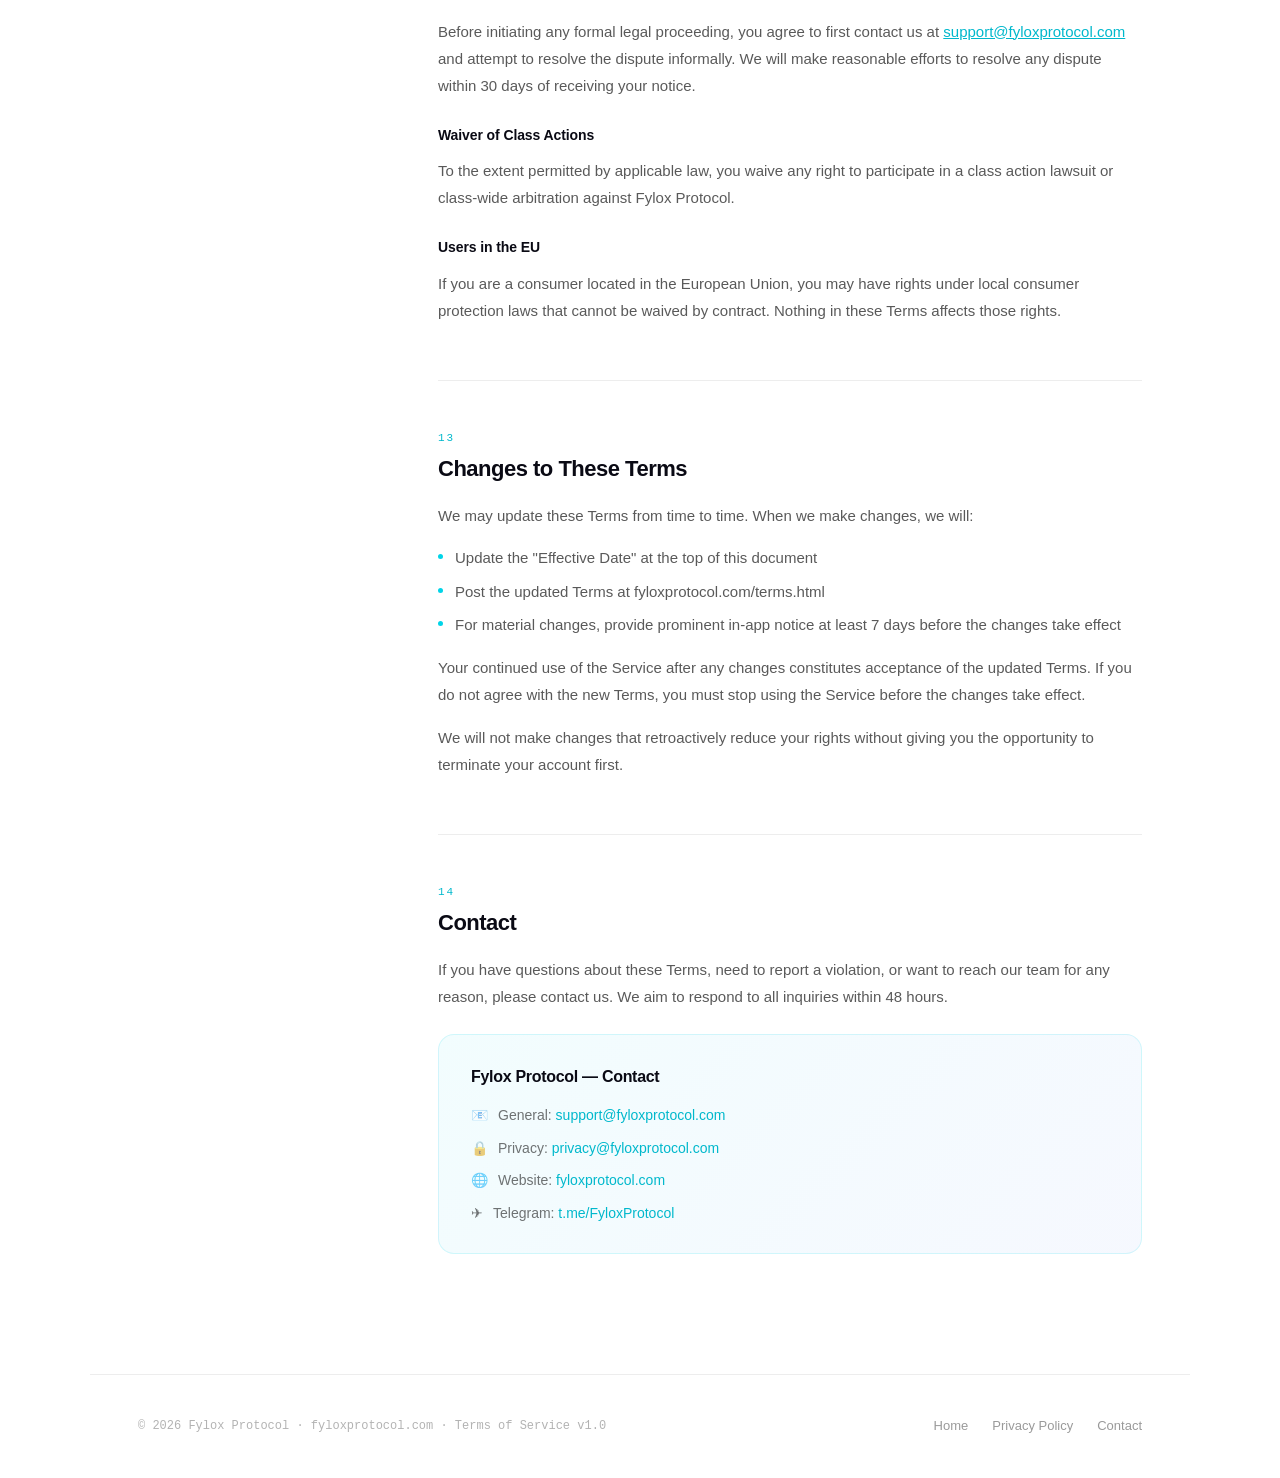
<file: terms.html>
<!DOCTYPE html>
<html lang="en">
<head>
<meta charset="UTF-8">
<meta name="viewport" content="width=device-width, initial-scale=1.0">
<title>Terms of Service — Fylox Protocol</title>
<style>
*, *::before, *::after { margin:0; padding:0; box-sizing:border-box; }
html { scroll-behavior: smooth; }

body {
  background: #FFFFFF;
  color: #0A0A14;
  font-family: -apple-system, BlinkMacSystemFont, 'Segoe UI', 'Helvetica Neue', sans-serif;
  font-size: 16px;
  line-height: 1.75;
  -webkit-font-smoothing: antialiased;
}

/* ── NAV ── */
nav {
  position: sticky; top: 0; z-index: 100;
  background: rgba(255,255,255,.95);
  backdrop-filter: blur(12px);
  border-bottom: 1px solid rgba(0,0,0,.07);
  padding: 0 48px;
  height: 60px;
  display: flex; align-items: center; justify-content: space-between;
}
.nav-logo { display: flex; align-items: center; gap: 10px; text-decoration: none; }
.nav-logo img { width: 28px; height: 28px; object-fit: contain; }
.nav-logo-name {
  font-family: 'SF Pro Display', -apple-system, BlinkMacSystemFont, 'Segoe UI', sans-serif;
  font-weight: 800; font-size: 16px;
  letter-spacing: -.4px; color: #0A0A14;
}
.nav-back {
  font-size: 13px; color: rgba(0,0,0,.4);
  text-decoration: none; font-weight: 500;
  transition: color .15s;
}
.nav-back:hover { color: #0A0A14; }

/* ── LAYOUT ── */
.page {
  max-width: 1100px;
  margin: 0 auto;
  padding: 72px 48px 120px;
  display: grid;
  grid-template-columns: 220px 1fr;
  gap: 80px;
}

/* ── SIDEBAR TOC ── */
.toc {
  position: sticky;
  top: 80px;
  align-self: start;
  max-height: calc(100vh - 100px);
  overflow-y: auto;
}
.toc-label {
  font-family: 'SF Mono', 'Fira Code', 'Consolas', monospace;
  font-size: 10px; letter-spacing: 2px;
  text-transform: uppercase;
  color: rgba(0,0,0,.3);
  margin-bottom: 16px;
}
.toc-list { list-style: none; }
.toc-item { margin-bottom: 2px; }
.toc-link {
  display: block; padding: 6px 12px;
  border-radius: 8px; font-size: 13px; font-weight: 500;
  color: rgba(0,0,0,.4); text-decoration: none;
  transition: all .15s;
  border-left: 2px solid transparent;
}
.toc-link:hover { color: #0A0A14; background: rgba(0,0,0,.04); }
.toc-link.active { color: #00B8CC; border-left-color: #00B8CC; background: rgba(0,212,232,.05); }

/* ── CONTENT ── */
.content { min-width: 0; }

.doc-header { margin-bottom: 64px; padding-bottom: 48px; border-bottom: 1px solid rgba(0,0,0,.07); }
.doc-badge {
  display: inline-flex; align-items: center; gap: 7px;
  padding: 5px 14px; border-radius: 50px;
  background: rgba(0,212,232,.08); border: 1px solid rgba(0,212,232,.2);
  font-family: 'SF Mono', 'Fira Code', 'Consolas', monospace;
  font-size: 11px; color: #009AAA; letter-spacing: .5px;
  margin-bottom: 24px;
}
.doc-badge-dot { width: 5px; height: 5px; border-radius: 50%; background: #00D4E8; }
.doc-title {
  font-family: 'SF Pro Display', -apple-system, BlinkMacSystemFont, 'Segoe UI', sans-serif;
  font-size: clamp(36px, 4vw, 52px);
  font-weight: 800; letter-spacing: -2px;
  line-height: 1.05; color: #0A0A14;
  margin-bottom: 16px;
}
.doc-meta {
  font-family: 'SF Mono', 'Fira Code', 'Consolas', monospace;
  font-size: 12px; color: rgba(0,0,0,.35); letter-spacing: .5px;
  display: flex; align-items: center; gap: 20px; flex-wrap: wrap;
}
.doc-meta-sep { opacity: .3; }

.intro-box {
  background: #F8F8FC; border: 1px solid rgba(0,0,0,.07);
  border-left: 3px solid #00D4E8;
  border-radius: 0 12px 12px 0;
  padding: 20px 24px; margin-bottom: 56px;
  font-size: 15px; color: rgba(0,0,0,.55); line-height: 1.7;
}

.doc-section { margin-bottom: 56px; scroll-margin-top: 80px; }
.doc-section:last-child { margin-bottom: 0; }

.section-num {
  font-family: 'SF Mono', 'Fira Code', 'Consolas', monospace;
  font-size: 11px; letter-spacing: 2px;
  color: #00B8CC; text-transform: uppercase; margin-bottom: 8px;
}
.section-title {
  font-family: 'SF Pro Display', -apple-system, BlinkMacSystemFont, 'Segoe UI', sans-serif;
  font-size: 22px; font-weight: 700;
  letter-spacing: -.5px; color: #0A0A14;
  margin-bottom: 20px; line-height: 1.2;
}
.section-body p {
  font-size: 15px; color: rgba(0,0,0,.65);
  line-height: 1.8; margin-bottom: 16px;
}
.section-body p:last-child { margin-bottom: 0; }

.sub-title {
  font-size: 14px; font-weight: 600;
  color: #0A0A14; margin: 24px 0 10px; letter-spacing: -.1px;
}

.doc-list {
  list-style: none; margin: 16px 0;
  display: flex; flex-direction: column; gap: 8px;
}
.doc-list li {
  display: flex; align-items: flex-start; gap: 12px;
  font-size: 15px; color: rgba(0,0,0,.65); line-height: 1.7;
}
.doc-list li::before {
  content: ''; width: 5px; height: 5px; border-radius: 50%;
  background: #00D4E8; flex-shrink: 0; margin-top: 9px;
}

.highlight {
  background: #F8F8FC; border: 1px solid rgba(0,0,0,.07);
  border-radius: 12px; padding: 20px 24px; margin: 20px 0;
  font-size: 14px; color: rgba(0,0,0,.55); line-height: 1.75;
}
.highlight strong { color: #0A0A14; font-weight: 600; }

.warning-box {
  background: rgba(255,183,0,.05); border: 1px solid rgba(255,183,0,.2);
  border-left: 3px solid #FFB700;
  border-radius: 0 12px 12px 0;
  padding: 20px 24px; margin: 20px 0;
  font-size: 14px; color: rgba(0,0,0,.6); line-height: 1.75;
}
.warning-box strong { color: #0A0A14; font-weight: 600; }

.contact-card {
  background: linear-gradient(135deg, rgba(0,212,232,.05), rgba(75,123,245,.05));
  border: 1px solid rgba(0,212,232,.15);
  border-radius: 16px; padding: 28px 32px; margin-top: 24px;
}
.contact-card-title {
  font-family: 'SF Pro Display', -apple-system, sans-serif;
  font-weight: 700; font-size: 16px;
  letter-spacing: -.3px; color: #0A0A14; margin-bottom: 12px;
}
.contact-item {
  display: flex; align-items: center; gap: 10px;
  font-size: 14px; color: rgba(0,0,0,.55); margin-bottom: 8px;
}
.contact-item:last-child { margin-bottom: 0; }
.contact-item a { color: #00B8CC; text-decoration: none; font-weight: 500; }
.contact-item a:hover { text-decoration: underline; }

.divider { height: 1px; background: rgba(0,0,0,.07); margin: 48px 0; }

footer {
  max-width: 1100px; margin: 0 auto;
  padding: 40px 48px;
  border-top: 1px solid rgba(0,0,0,.07);
  display: flex; align-items: center; justify-content: space-between;
  flex-wrap: wrap; gap: 16px;
}
.footer-copy {
  font-size: 12px; color: rgba(0,0,0,.3);
  font-family: 'SF Mono', monospace;
}
.footer-links { display: flex; gap: 24px; }
.footer-links a {
  font-size: 13px; color: rgba(0,0,0,.4);
  text-decoration: none; font-weight: 500; transition: color .15s;
}
.footer-links a:hover { color: #0A0A14; }

@media (max-width: 860px) {
  nav { padding: 0 24px; }
  .page { grid-template-columns: 1fr; gap: 0; padding: 40px 24px 80px; }
  .toc { display: none; }
  footer { padding: 32px 24px; }
}
</style>
</head>
<body>

<nav>
  <a href="/" class="nav-logo">
    <img src="fylox-logo.png" alt="Fylox">
    <span class="nav-logo-name">Fylox Protocol</span>
  </a>
  <a href="/" class="nav-back">← Back to home</a>
</nav>

<div class="page">

  <!-- TOC -->
  <aside class="toc">
    <div class="toc-label">Contents</div>
    <ul class="toc-list">
      <li class="toc-item"><a href="#s1" class="toc-link active">1. Acceptance of Terms</a></li>
      <li class="toc-item"><a href="#s2" class="toc-link">2. Description of Service</a></li>
      <li class="toc-item"><a href="#s3" class="toc-link">3. Eligibility</a></li>
      <li class="toc-item"><a href="#s4" class="toc-link">4. Pi Network Dependency</a></li>
      <li class="toc-item"><a href="#s5" class="toc-link">5. Acceptable Use</a></li>
      <li class="toc-item"><a href="#s6" class="toc-link">6. Payments & Transactions</a></li>
      <li class="toc-item"><a href="#s7" class="toc-link">7. Intellectual Property</a></li>
      <li class="toc-item"><a href="#s8" class="toc-link">8. Disclaimers</a></li>
      <li class="toc-item"><a href="#s9" class="toc-link">9. Limitation of Liability</a></li>
      <li class="toc-item"><a href="#s10" class="toc-link">10. Indemnification</a></li>
      <li class="toc-item"><a href="#s11" class="toc-link">11. Termination</a></li>
      <li class="toc-item"><a href="#s12" class="toc-link">12. Governing Law</a></li>
      <li class="toc-item"><a href="#s13" class="toc-link">13. Changes to Terms</a></li>
      <li class="toc-item"><a href="#s14" class="toc-link">14. Contact</a></li>
    </ul>
  </aside>

  <!-- CONTENT -->
  <main class="content">

    <div class="doc-header">
      <div class="doc-badge">
        <div class="doc-badge-dot"></div>
        Legal Document
      </div>
      <h1 class="doc-title">Terms of Service</h1>
      <div class="doc-meta">
        <span>Fylox Protocol</span>
        <span class="doc-meta-sep">·</span>
        <span>Effective: March 19, 2026</span>
        <span class="doc-meta-sep">·</span>
        <span>Version 1.0</span>
      </div>
    </div>

    <div class="intro-box">
      Please read these Terms of Service carefully before using Fylox Protocol. By accessing or using our application, you agree to be bound by these terms. If you do not agree, do not use the service.
    </div>

    <!-- S1 -->
    <div class="doc-section" id="s1">
      <div class="section-num">01</div>
      <h2 class="section-title">Acceptance of Terms</h2>
      <div class="section-body">
        <p>By downloading, accessing, or using the Fylox Protocol application ("Fylox," "the App," or "the Service"), you agree to be legally bound by these Terms of Service ("Terms") and our Privacy Policy, which is incorporated herein by reference.</p>
        <p>These Terms constitute a legally binding agreement between you ("User," "you," or "your") and Fylox Protocol ("Fylox," "we," "us," or "our"). If you are using Fylox on behalf of an organization, you represent that you have authority to bind that organization to these Terms.</p>
        <p>If you do not agree with any part of these Terms, you must immediately cease using the Service and request account deletion.</p>
      </div>
    </div>

    <div class="divider"></div>

    <!-- S2 -->
    <div class="doc-section" id="s2">
      <div class="section-num">02</div>
      <h2 class="section-title">Description of Service</h2>
      <div class="section-body">
        <p>Fylox Protocol is a payment infrastructure application built natively on Pi Network. The Service currently allows users to:</p>
        <ul class="doc-list">
          <li>Send Pi cryptocurrency to other Pi Network Pioneers</li>
          <li>Receive Pi cryptocurrency from other Pi Network Pioneers</li>
          <li>Make payments at merchants via QR code</li>
          <li>View transaction history and account activity</li>
        </ul>
        <div class="warning-box">
          <strong>Testnet Notice:</strong> Fylox Protocol is currently operating in Testnet mode on Pi Network. All transaction values displayed in the application during this phase are for demonstration purposes only and do not represent real financial value. No actual Pi is transferred during Testnet operations. Features and functionality may change before Mainnet launch.
        </div>
        <p>We reserve the right to modify, suspend, or discontinue any part of the Service at any time, with or without notice. We will not be liable to you or any third party for any modification, suspension, or discontinuation of the Service.</p>
      </div>
    </div>

    <div class="divider"></div>

    <!-- S3 -->
    <div class="doc-section" id="s3">
      <div class="section-num">03</div>
      <h2 class="section-title">Eligibility</h2>
      <div class="section-body">
        <p>To use Fylox Protocol, you must meet all of the following requirements:</p>
        <ul class="doc-list">
          <li>Be at least 18 years of age, or the age of majority in your jurisdiction, whichever is higher</li>
          <li>Have a valid, active Pi Network account with completed KYC verification</li>
          <li>Have the legal capacity to enter into a binding contract</li>
          <li>Not be located in, or a resident of, any jurisdiction where use of cryptocurrency applications is prohibited or restricted by applicable law</li>
          <li>Not be on any government sanctions list or prohibited persons list</li>
        </ul>
        <p>By using Fylox, you represent and warrant that you meet all eligibility requirements. We reserve the right to terminate your access if we determine, at our sole discretion, that you do not meet these requirements.</p>
      </div>
    </div>

    <div class="divider"></div>

    <!-- S4 -->
    <div class="doc-section" id="s4">
      <div class="section-num">04</div>
      <h2 class="section-title">Pi Network Dependency</h2>
      <div class="section-body">
        <p>Fylox Protocol is built as a third-party application on top of Pi Network's infrastructure. This means:</p>

        <div class="sub-title">Independence from Pi Network</div>
        <p>Fylox Protocol is an independent application and is not affiliated with, endorsed by, sponsored by, or in any way officially connected with Pi Network or Social Chain Inc. The Pi Network name, logo, and related marks are trademarks of their respective owners.</p>

        <div class="sub-title">Dependency on Pi Network</div>
        <p>The core functionality of Fylox depends on Pi Network's SDK, APIs, and blockchain infrastructure. Fylox Protocol has no control over:</p>
        <ul class="doc-list">
          <li>Pi Network's uptime, availability, or performance</li>
          <li>Changes to Pi Network's SDK, APIs, or policies</li>
          <li>Pi Network's decisions regarding third-party app approvals</li>
          <li>The value or liquidity of Pi cryptocurrency</li>
          <li>Blockchain transaction finality or confirmation times</li>
        </ul>

        <div class="highlight">
          <strong>Important:</strong> Fylox Protocol may become unavailable or non-functional if Pi Network changes its policies, APIs, or infrastructure in ways that affect third-party applications. We will not be liable for any interruptions caused by Pi Network's actions or decisions.
        </div>

        <div class="sub-title">Pi Network Terms</div>
        <p>Your use of Fylox also requires you to comply with Pi Network's own Terms of Service and community standards. Violations of Pi Network's terms that affect your Pi account are outside Fylox's control and responsibility.</p>
      </div>
    </div>

    <div class="divider"></div>

    <!-- S5 -->
    <div class="doc-section" id="s5">
      <div class="section-num">05</div>
      <h2 class="section-title">Acceptable Use</h2>
      <div class="section-body">
        <p>You agree to use Fylox Protocol only for lawful purposes and in accordance with these Terms. You agree not to:</p>
        <ul class="doc-list">
          <li>Use the Service for any illegal purpose or in violation of any applicable law or regulation</li>
          <li>Use the Service to facilitate money laundering, terrorist financing, or other financial crimes</li>
          <li>Attempt to reverse-engineer, decompile, or disassemble any part of the Service</li>
          <li>Use automated bots, scrapers, or other automated means to access or use the Service</li>
          <li>Interfere with or disrupt the integrity or performance of the Service or its infrastructure</li>
          <li>Attempt to gain unauthorized access to any part of the Service or its related systems</li>
          <li>Use the Service to transmit unsolicited communications or spam</li>
          <li>Impersonate any person or entity, or misrepresent your affiliation with any person or entity</li>
          <li>Use the Service to conduct, promote, or facilitate any fraudulent activity</li>
          <li>Circumvent or manipulate any payment, fee, or transaction system within the Service</li>
        </ul>
        <p>We reserve the right to suspend or terminate your access to the Service immediately and without notice if we determine, at our sole discretion, that you have violated any of these provisions.</p>
      </div>
    </div>

    <div class="divider"></div>

    <!-- S6 -->
    <div class="doc-section" id="s6">
      <div class="section-num">06</div>
      <h2 class="section-title">Payments & Transactions</h2>
      <div class="section-body">
        <p>Fylox facilitates Pi cryptocurrency payments through Pi Network's official payment infrastructure. By initiating a transaction through Fylox, you acknowledge and agree to the following:</p>

        <div class="sub-title">Transaction Finality</div>
        <p>All Pi transactions processed through Fylox are recorded on the Pi Network blockchain. Blockchain transactions are generally irreversible once confirmed. Fylox Protocol cannot reverse, cancel, or modify a transaction that has been confirmed on the blockchain.</p>

        <div class="sub-title">Transaction Accuracy</div>
        <p>You are solely responsible for verifying the accuracy of all transaction details — including recipient address, amount, and memo — before confirming any payment. Fylox Protocol will not be liable for losses resulting from incorrect transaction information entered by the user.</p>

        <div class="sub-title">Failed or Incomplete Transactions</div>
        <p>Transactions may fail or remain incomplete due to network conditions, Pi Network infrastructure issues, or other factors outside Fylox's control. In such cases, Fylox will make reasonable efforts to resolve incomplete payments, but cannot guarantee recovery of funds.</p>

        <div class="sub-title">Fees</div>
        <p>Fylox Protocol does not currently charge fees for standard send and receive operations during the Testnet phase. Fee structures, if any, will be disclosed clearly before Mainnet launch and before any charges are applied.</p>

        <div class="sub-title">Pi Value</div>
        <p>The displayed USD equivalent values in the Fylox app are estimates based on market data and are provided for informational purposes only. They do not constitute financial advice. The value of Pi cryptocurrency may fluctuate significantly.</p>
      </div>
    </div>

    <div class="divider"></div>

    <!-- S7 -->
    <div class="doc-section" id="s7">
      <div class="section-num">07</div>
      <h2 class="section-title">Intellectual Property</h2>
      <div class="section-body">
        <p>The Fylox Protocol application, including its design, code, content, branding, and all associated materials, is owned by Fylox Protocol and is protected by applicable intellectual property laws.</p>

        <div class="sub-title">Our IP</div>
        <p>You may not copy, reproduce, distribute, modify, create derivative works of, publicly display, or otherwise exploit any part of the Fylox application or its content without our prior written consent. This includes the Fylox name, logo, and brand identity.</p>

        <div class="sub-title">Your Content</div>
        <p>You retain ownership of any content you submit through Fylox, such as payment memos. By submitting content, you grant Fylox a limited, non-exclusive license to use that content solely to provide the Service.</p>

        <div class="sub-title">Open Source</div>
        <p>Portions of Fylox Protocol's codebase are available on GitHub. Use of any open-source components is governed by their respective licenses.</p>

        <div class="sub-title">Feedback</div>
        <p>If you provide feedback, suggestions, or ideas about Fylox, you grant us a perpetual, irrevocable, royalty-free license to use that feedback for any purpose without obligation to you.</p>
      </div>
    </div>

    <div class="divider"></div>

    <!-- S8 -->
    <div class="doc-section" id="s8">
      <div class="section-num">08</div>
      <h2 class="section-title">Disclaimers</h2>
      <div class="section-body">
        <div class="warning-box">
          <strong>THE SERVICE IS PROVIDED "AS IS" AND "AS AVAILABLE" WITHOUT WARRANTIES OF ANY KIND.</strong> To the fullest extent permitted by applicable law, Fylox Protocol expressly disclaims all warranties, whether express, implied, or statutory, including but not limited to implied warranties of merchantability, fitness for a particular purpose, and non-infringement.
        </div>

        <p>Specifically, Fylox Protocol does not warrant that:</p>
        <ul class="doc-list">
          <li>The Service will be uninterrupted, error-free, or available at any particular time</li>
          <li>Any errors or defects in the Service will be corrected</li>
          <li>The Service is free of viruses or other harmful components</li>
          <li>The results of using the Service will meet your requirements or expectations</li>
          <li>Any transaction will be completed successfully or within a particular timeframe</li>
        </ul>

        <div class="sub-title">No Financial Advice</div>
        <p>Nothing in the Fylox application or these Terms constitutes financial, investment, legal, or tax advice. You are solely responsible for your own financial decisions. Cryptocurrency investments carry significant risk, including the risk of total loss.</p>

        <div class="sub-title">Testnet Disclaimer</div>
        <p>During the Testnet phase, all displayed values, balances, and transaction data are simulated and have no real monetary value. Do not make financial decisions based on data displayed during Testnet operations.</p>
      </div>
    </div>

    <div class="divider"></div>

    <!-- S9 -->
    <div class="doc-section" id="s9">
      <div class="section-num">09</div>
      <h2 class="section-title">Limitation of Liability</h2>
      <div class="section-body">
        <div class="warning-box">
          <strong>TO THE MAXIMUM EXTENT PERMITTED BY APPLICABLE LAW,</strong> Fylox Protocol shall not be liable for any indirect, incidental, special, consequential, or punitive damages, including but not limited to loss of profits, loss of data, loss of Pi cryptocurrency, loss of goodwill, service interruptions, computer damage or system failure, or the cost of substitute services, arising out of or in connection with these Terms or your use of the Service.
        </div>
        <p>In no event shall Fylox Protocol's total cumulative liability to you for all claims arising out of or relating to these Terms or the Service exceed the greater of (a) the amount of fees you paid to Fylox Protocol in the twelve months preceding the claim, or (b) USD $100.</p>
        <p>Some jurisdictions do not allow the exclusion of certain warranties or the limitation of liability for certain types of damages. In such jurisdictions, Fylox Protocol's liability shall be limited to the maximum extent permitted by law.</p>
      </div>
    </div>

    <div class="divider"></div>

    <!-- S10 -->
    <div class="doc-section" id="s10">
      <div class="section-num">10</div>
      <h2 class="section-title">Indemnification</h2>
      <div class="section-body">
        <p>You agree to defend, indemnify, and hold harmless Fylox Protocol and its officers, directors, employees, agents, and successors from and against any and all claims, damages, losses, costs, and expenses (including reasonable attorneys' fees) arising out of or relating to:</p>
        <ul class="doc-list">
          <li>Your use of or access to the Service</li>
          <li>Your violation of these Terms</li>
          <li>Your violation of any applicable law or regulation</li>
          <li>Your violation of any third-party rights, including Pi Network's terms of service</li>
          <li>Any content or information you submit through the Service</li>
        </ul>
        <p>We reserve the right to assume exclusive control of any matter subject to indemnification by you, in which case you agree to cooperate with our defense of that claim.</p>
      </div>
    </div>

    <div class="divider"></div>

    <!-- S11 -->
    <div class="doc-section" id="s11">
      <div class="section-num">11</div>
      <h2 class="section-title">Termination</h2>
      <div class="section-body">
        <p>Either party may terminate the agreement governed by these Terms at any time.</p>

        <div class="sub-title">Termination by You</div>
        <p>You may stop using the Service at any time. To request deletion of your account and associated data, contact us at <a href="mailto:privacy@fyloxprotocol.com" style="color:#00B8CC;font-weight:500">privacy@fyloxprotocol.com</a>.</p>

        <div class="sub-title">Termination by Us</div>
        <p>We may suspend or terminate your access to the Service immediately and without prior notice if:</p>
        <ul class="doc-list">
          <li>You violate any provision of these Terms</li>
          <li>We are required to do so by law or regulatory authority</li>
          <li>We determine your use poses a risk to the Service or other users</li>
          <li>Your Pi Network account is suspended or terminated</li>
          <li>We discontinue the Service</li>
        </ul>

        <div class="sub-title">Effect of Termination</div>
        <p>Upon termination, your right to access and use the Service ceases immediately. Sections of these Terms that by their nature should survive termination — including intellectual property, disclaimers, limitation of liability, and indemnification — shall survive.</p>
      </div>
    </div>

    <div class="divider"></div>

    <!-- S12 -->
    <div class="doc-section" id="s12">
      <div class="section-num">12</div>
      <h2 class="section-title">Governing Law & Disputes</h2>
      <div class="section-body">
        <p>These Terms shall be governed by and construed in accordance with applicable law, without regard to conflict of law principles.</p>

        <div class="sub-title">Informal Resolution</div>
        <p>Before initiating any formal legal proceeding, you agree to first contact us at <a href="mailto:support@fyloxprotocol.com" style="color:#00B8CC;font-weight:500">support@fyloxprotocol.com</a> and attempt to resolve the dispute informally. We will make reasonable efforts to resolve any dispute within 30 days of receiving your notice.</p>

        <div class="sub-title">Waiver of Class Actions</div>
        <p>To the extent permitted by applicable law, you waive any right to participate in a class action lawsuit or class-wide arbitration against Fylox Protocol.</p>

        <div class="sub-title">Users in the EU</div>
        <p>If you are a consumer located in the European Union, you may have rights under local consumer protection laws that cannot be waived by contract. Nothing in these Terms affects those rights.</p>
      </div>
    </div>

    <div class="divider"></div>

    <!-- S13 -->
    <div class="doc-section" id="s13">
      <div class="section-num">13</div>
      <h2 class="section-title">Changes to These Terms</h2>
      <div class="section-body">
        <p>We may update these Terms from time to time. When we make changes, we will:</p>
        <ul class="doc-list">
          <li>Update the "Effective Date" at the top of this document</li>
          <li>Post the updated Terms at fyloxprotocol.com/terms.html</li>
          <li>For material changes, provide prominent in-app notice at least 7 days before the changes take effect</li>
        </ul>
        <p>Your continued use of the Service after any changes constitutes acceptance of the updated Terms. If you do not agree with the new Terms, you must stop using the Service before the changes take effect.</p>
        <p>We will not make changes that retroactively reduce your rights without giving you the opportunity to terminate your account first.</p>
      </div>
    </div>

    <div class="divider"></div>

    <!-- S14 -->
    <div class="doc-section" id="s14">
      <div class="section-num">14</div>
      <h2 class="section-title">Contact</h2>
      <div class="section-body">
        <p>If you have questions about these Terms, need to report a violation, or want to reach our team for any reason, please contact us. We aim to respond to all inquiries within 48 hours.</p>
        <div class="contact-card">
          <div class="contact-card-title">Fylox Protocol — Contact</div>
          <div class="contact-item">
            <span>📧</span>
            <span>General: <a href="mailto:support@fyloxprotocol.com">support@fyloxprotocol.com</a></span>
          </div>
          <div class="contact-item">
            <span>🔒</span>
            <span>Privacy: <a href="mailto:privacy@fyloxprotocol.com">privacy@fyloxprotocol.com</a></span>
          </div>
          <div class="contact-item">
            <span>🌐</span>
            <span>Website: <a href="https://fyloxprotocol.com" target="_blank">fyloxprotocol.com</a></span>
          </div>
          <div class="contact-item">
            <span>✈</span>
            <span>Telegram: <a href="https://t.me/FyloxProtocol" target="_blank">t.me/FyloxProtocol</a></span>
          </div>
        </div>
      </div>
    </div>

  </main>
</div>

<footer>
  <div class="footer-copy">© 2026 Fylox Protocol · fyloxprotocol.com · Terms of Service v1.0</div>
  <div class="footer-links">
    <a href="/">Home</a>
    <a href="/privacy.html">Privacy Policy</a>
    <a href="mailto:support@fyloxprotocol.com">Contact</a>
  </div>
</footer>

<script>
const sections = document.querySelectorAll('.doc-section');
const tocLinks = document.querySelectorAll('.toc-link');
const observer = new IntersectionObserver((entries) => {
  entries.forEach(e => {
    if (e.isIntersecting) {
      tocLinks.forEach(l => l.classList.remove('active'));
      const active = document.querySelector(`.toc-link[href="#${e.target.id}"]`);
      if (active) active.classList.add('active');
    }
  });
}, { rootMargin: '-20% 0px -70% 0px' });
sections.forEach(s => observer.observe(s));
</script>

</body>
</html>
</file>
